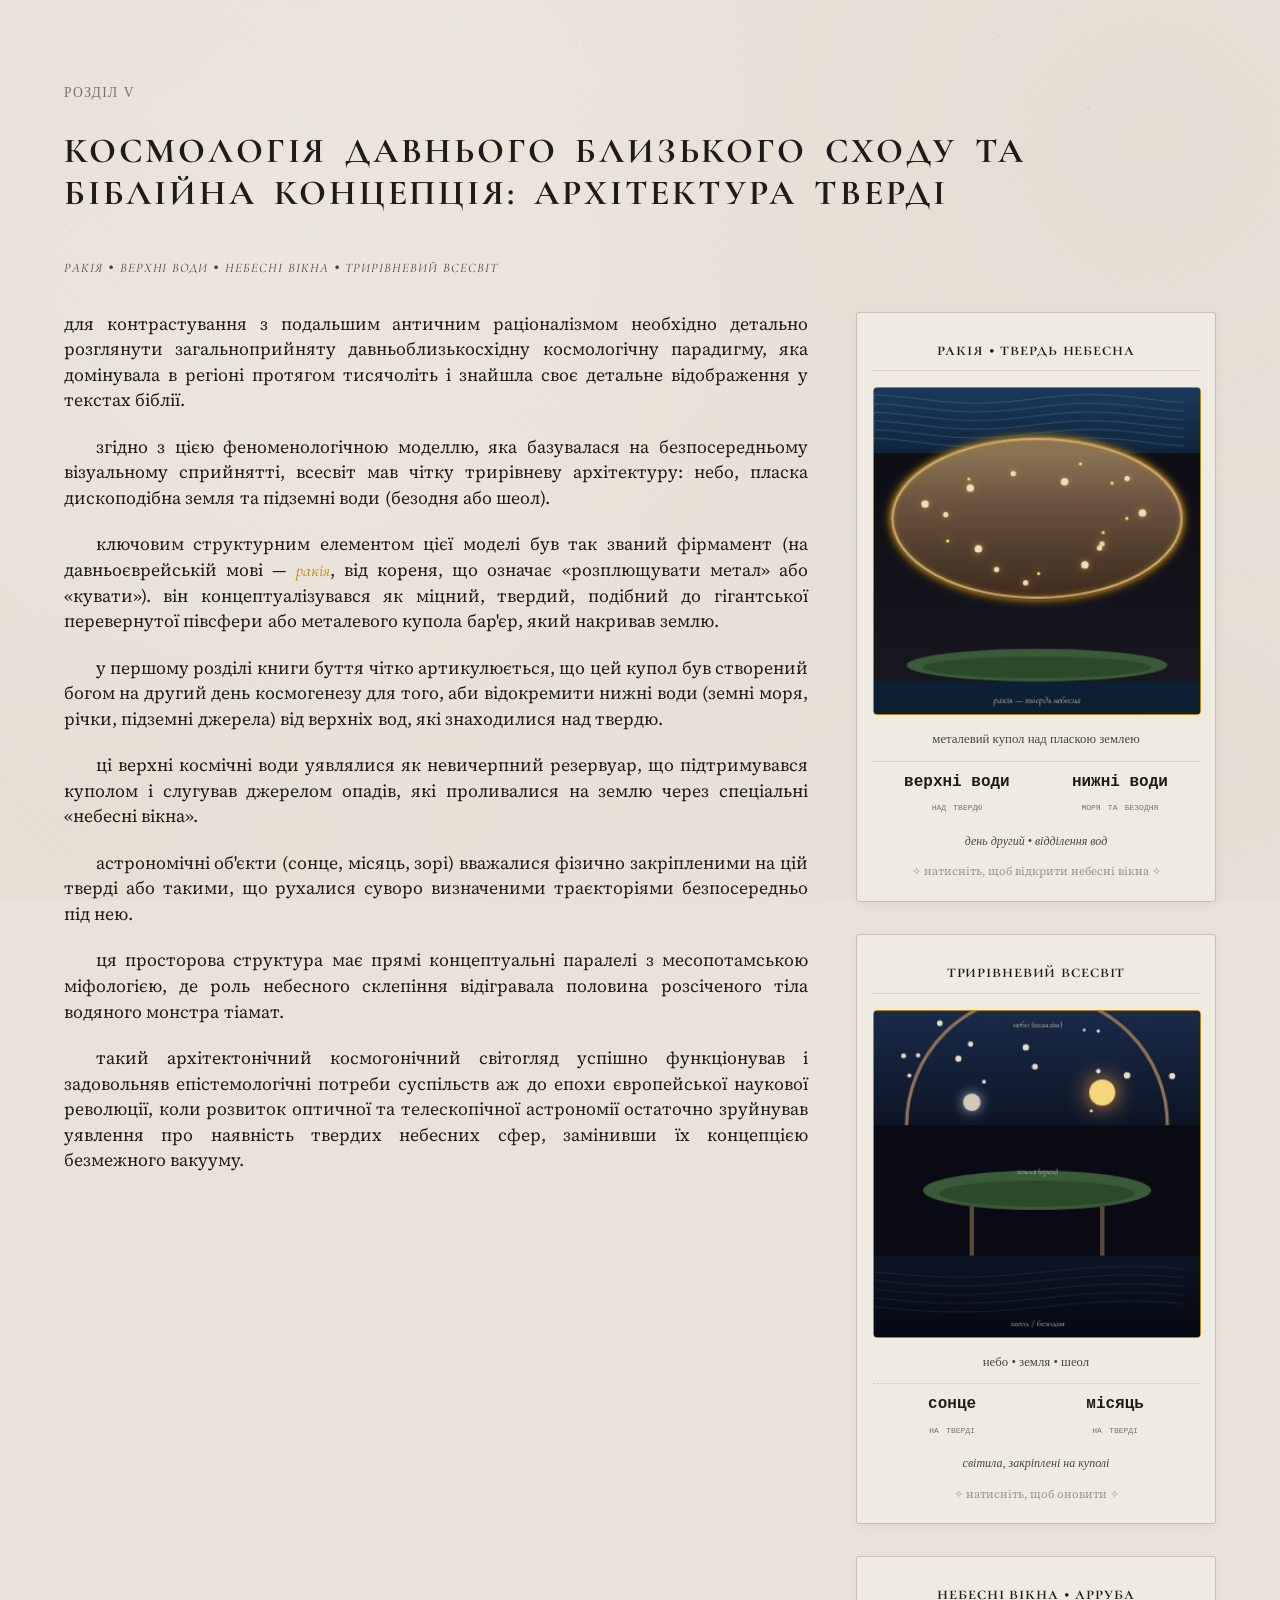
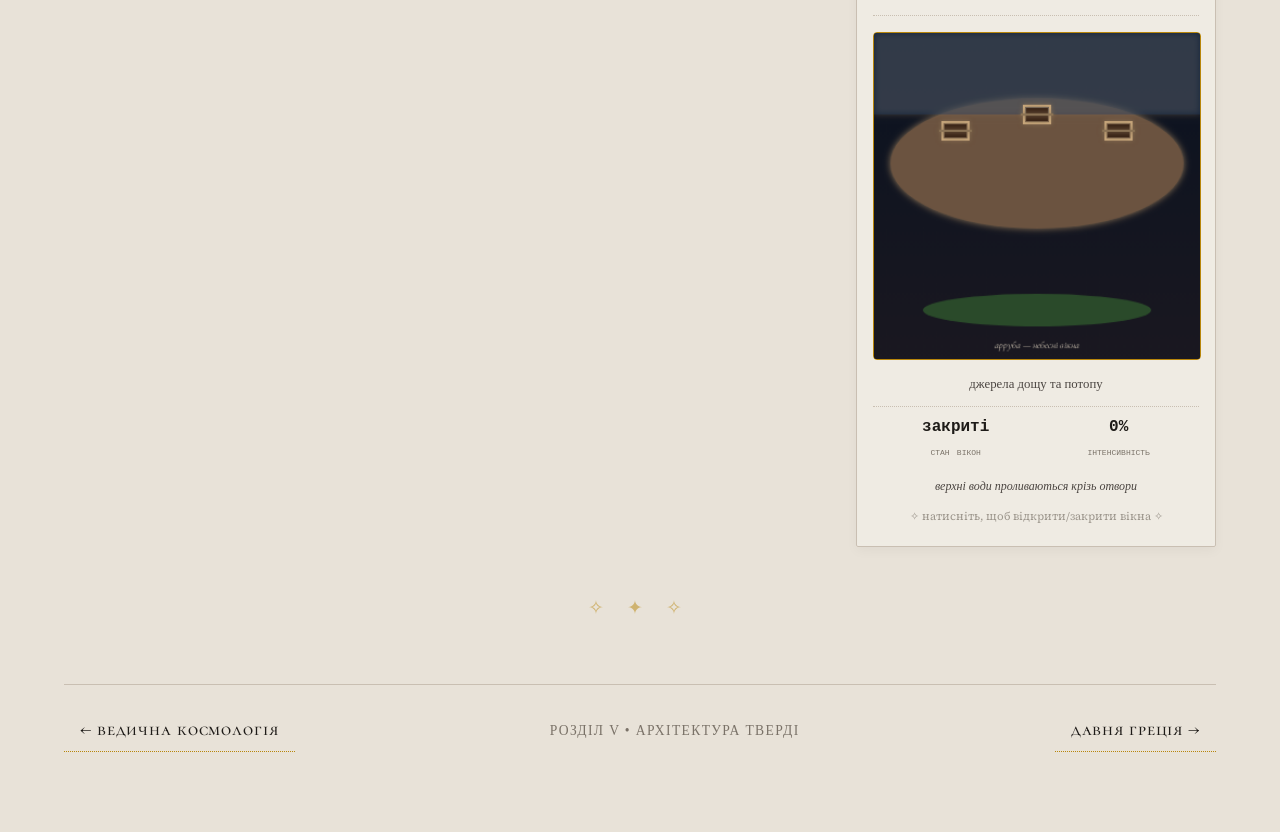
<file: bible.html>
<!DOCTYPE html>
<html lang="uk">
<head>
  <meta charset="UTF-8">
  <meta name="viewport" content="width=device-width, initial-scale=1.0">
  <title>космогонія • біблійна концепція</title>
  <link rel="stylesheet" href="style.css">
  <style>
    .chapter-layout {
      display: grid;
      grid-template-columns: 1fr 360px;
      gap: 3rem;
      margin: 2rem 0;
    }
    
    .text-content {
      max-width: 100%;
    }
    
    .simulation-sidebar {
      display: flex;
      flex-direction: column;
      gap: 2rem;
    }
    
    .simulation-frame {
      background: rgba(243, 239, 232, 0.7);
      backdrop-filter: blur(2px);
      border: 1px solid var(--rule);
      padding: 1.5rem 1rem 1rem 1rem;
      border-radius: 2px;
      box-shadow: 0 4px 12px rgba(0, 0, 0, 0.04);
    }
    
    .simulation-title {
      font-family: 'Cormorant Garamond', serif;
      font-size: 1.1rem;
      font-weight: 600;
      text-align: center;
      margin-bottom: 1rem;
      color: var(--ink);
      text-transform: lowercase;
      font-variant: small-caps;
      letter-spacing: 0.05em;
      border-bottom: 1px dotted var(--rule);
      padding-bottom: 0.5rem;
    }
    
    .simulation-canvas {
      display: block;
      width: 100%;
      aspect-ratio: 1 / 1;
      background: radial-gradient(circle at 50% 30%, rgba(30, 27, 24, 0.8) 0%, rgba(8, 6, 4, 1) 100%);
      border-radius: 4px;
      cursor: pointer;
      transition: box-shadow 0.3s ease;
      border: 1px solid var(--accent-gold);
      margin-bottom: 0.75rem;
    }
    
    .simulation-canvas:hover {
      box-shadow: 0 0 24px rgba(184, 134, 11, 0.12);
    }
    
    .simulation-info {
      font-family: 'Old Standard TT', serif;
      font-size: 0.8rem;
      color: var(--ink-light);
      text-align: center;
      margin-bottom: 0.5rem;
    }
    
    .simulation-stats {
      display: flex;
      justify-content: space-around;
      font-family: 'Old Standard TT', monospace;
      font-size: 0.75rem;
      color: var(--accent-gold);
      margin-top: 0.5rem;
      padding-top: 0.5rem;
      border-top: 1px dotted var(--rule);
    }
    
    .stat-item {
      text-align: center;
    }
    
    .stat-value {
      font-size: 1rem;
      font-weight: 600;
      color: var(--ink);
    }
    
    .stat-label {
      text-transform: lowercase;
      font-variant: small-caps;
      color: var(--ink-faint);
    }
    
    .simulation-caption {
      margin-top: 0.5rem;
      font-family: 'Old Standard TT', serif;
      font-size: 0.75rem;
      color: var(--ink-light);
      text-align: center;
      font-style: italic;
    }
    
    .control-hint {
      font-size: 0.7rem;
      color: var(--ink-faint);
      text-align: center;
      margin-top: 0.3rem;
      opacity: 0.7;
    }
    
    .chapter-title {
      margin-bottom: 2rem;
    }
    
    .chapter-title h1 {
      text-align: left;
      border-bottom: none;
      margin-top: 0;
      padding-bottom: 0;
      font-size: 2.2rem;
    }
    
    .chapter-title h1::after {
      display: none;
    }
    
    .subtitle {
      font-family: 'Cormorant Garamond', serif;
      font-size: 1.2rem;
      font-style: italic;
      color: var(--ink-light);
      margin-top: -0.5rem;
      margin-bottom: 2rem;
      text-transform: lowercase;
      font-variant: small-caps;
      letter-spacing: 0.05em;
    }
    
    .chapter-nav {
      display: flex;
      justify-content: space-between;
      align-items: center;
      margin-top: 4rem;
      padding-top: 1.5rem;
      border-top: 1px solid var(--rule);
    }
    
    .nav-button {
      font-family: 'Cormorant Garamond', serif;
      font-size: 1.1rem;
      font-weight: 500;
      text-transform: lowercase;
      font-variant: small-caps;
      letter-spacing: 0.05em;
      color: var(--ink);
      text-decoration: none;
      border-bottom: 1px dotted var(--accent-gold);
      transition: all 0.2s ease;
      padding: 0.5rem 1rem;
    }
    
    .nav-button:hover {
      color: var(--accent);
      border-bottom: 1px solid var(--accent);
      background: rgba(184, 134, 11, 0.04);
    }
    
    .chapter-indicator {
      font-family: 'Old Standard TT', serif;
      font-size: 0.85rem;
      color: var(--ink-faint);
      text-transform: uppercase;
      letter-spacing: 0.1em;
    }
    
    .nav-buttons {
      display: flex;
      gap: 1rem;
    }
    
    .pull-quote {
      margin: 2rem 0;
      padding: 1rem 2rem;
      background: rgba(232, 226, 216, 0.2);
      border-left: 3px solid var(--accent);
      font-style: italic;
    }
    
    .hebrew {
      font-family: 'Cormorant Garamond', serif;
      font-style: italic;
      color: var(--accent-gold);
    }
    
    @media (max-width: 800px) {
      .chapter-layout {
        grid-template-columns: 1fr;
        gap: 2rem;
      }
      
      .simulation-sidebar {
        display: grid;
        grid-template-columns: repeat(auto-fit, minmax(250px, 1fr));
        gap: 1rem;
      }
      
      .chapter-title h1 {
        font-size: 1.8rem;
      }
    }
  </style>
</head>
<body>

<main>
  <div class="chapter-title">
    <p class="chapter-indicator">розділ v</p>
    <h1>космологія давнього близького сходу та біблійна концепція: архітектура тверді</h1>
    <div class="subtitle">ракія • верхні води • небесні вікна • трирівневий всесвіт</div>
  </div>

  <div class="chapter-layout">
    <div class="text-content">
      <p>для контрастування з подальшим античним раціоналізмом необхідно детально розглянути загальноприйняту давньоблизькосхідну космологічну парадигму, яка домінувала в регіоні протягом тисячоліть і знайшла своє детальне відображення у текстах біблії.</p>
      
      <p>згідно з цією феноменологічною моделлю, яка базувалася на безпосередньому візуальному сприйнятті, всесвіт мав чітку трирівневу архітектуру: небо, пласка дископодібна земля та підземні води (безодня або шеол).</p>
      
      <p>ключовим структурним елементом цієї моделі був так званий фірмамент (на давньоєврейській мові — <span class="hebrew">ракія</span>, від кореня, що означає «розплющувати метал» або «кувати»). він концептуалізувався як міцний, твердий, подібний до гігантської перевернутої півсфери або металевого купола бар'єр, який накривав землю.</p>
      
      <p>у першому розділі книги буття чітко артикулюється, що цей купол був створений богом на другий день космогенезу для того, аби відокремити нижні води (земні моря, річки, підземні джерела) від верхніх вод, які знаходилися над твердю.</p>
      
      <p>ці верхні космічні води уявлялися як невичерпний резервуар, що підтримувався куполом і слугував джерелом опадів, які проливалися на землю через спеціальні «небесні вікна».</p>
      
      <p>астрономічні об'єкти (сонце, місяць, зорі) вважалися фізично закріпленими на цій тверді або такими, що рухалися суворо визначеними траєкторіями безпосередньо під нею.</p>
      
      <p>ця просторова структура має прямі концептуальні паралелі з месопотамською міфологією, де роль небесного склепіння відігравала половина розсіченого тіла водяного монстра тіамат.</p>
      
      <p>такий архітектонічний космогонічний світогляд успішно функціонував і задовольняв епістемологічні потреби суспільств аж до епохи європейської наукової революції, коли розвиток оптичної та телескопічної астрономії остаточно зруйнував уявлення про наявність твердих небесних сфер, замінивши їх концепцією безмежного вакууму.</p>
    </div>
    
    <aside class="simulation-sidebar">
      <div class="simulation-frame">
        <div class="simulation-title">ракія • твердь небесна</div>
        <canvas id="canvas-raqia" class="simulation-canvas" width="300" height="300"></canvas>
        <div class="simulation-info">
          металевий купол над пласкою землею
        </div>
        <div class="simulation-stats">
          <div class="stat-item">
            <div class="stat-value">верхні води</div>
            <div class="stat-label">над твердю</div>
          </div>
          <div class="stat-item">
            <div class="stat-value">нижні води</div>
            <div class="stat-label">моря та безодня</div>
          </div>
        </div>
        <div class="simulation-caption">день другий • відділення вод</div>
        <div class="control-hint">✧ натисніть, щоб відкрити небесні вікна ✧</div>
      </div>
      
      <div class="simulation-frame">
        <div class="simulation-title">трирівневий всесвіт</div>
        <canvas id="canvas-three-levels" class="simulation-canvas" width="300" height="300"></canvas>
        <div class="simulation-info">
          небо • земля • шеол
        </div>
        <div class="simulation-stats">
          <div class="stat-item">
            <div class="stat-value" id="level-sun">сонце</div>
            <div class="stat-label">на тверді</div>
          </div>
          <div class="stat-item">
            <div class="stat-value" id="level-moon">місяць</div>
            <div class="stat-label">на тверді</div>
          </div>
        </div>
        <div class="simulation-caption">світила, закріплені на куполі</div>
        <div class="control-hint">✧ натисніть, щоб оновити ✧</div>
      </div>
      
      <div class="simulation-frame">
        <div class="simulation-title">небесні вікна • арруба</div>
        <canvas id="canvas-windows" class="simulation-canvas" width="300" height="300"></canvas>
        <div class="simulation-info">
          джерела дощу та потопу
        </div>
        <div class="simulation-stats">
          <div class="stat-item">
            <div class="stat-value" id="window-state">закриті</div>
            <div class="stat-label">стан вікон</div>
          </div>
          <div class="stat-item">
            <div class="stat-value" id="rain-intensity">0%</div>
            <div class="stat-label">інтенсивність</div>
          </div>
        </div>
        <div class="simulation-caption">верхні води проливаються крізь отвори</div>
        <div class="control-hint">✧ натисніть, щоб відкрити/закрити вікна ✧</div>
      </div>
    </aside>
  </div>
  
  <div class="section-ornament">✧ ✦ ✧</div>

  <nav class="chapter-nav">
    <div class="nav-buttons">
      <a href="vedic.html" class="nav-button">← ведична космологія</a>
    </div>
    <span class="chapter-indicator">розділ v • архітектура тверді</span>
    <div class="nav-buttons">
      <a href="greece.html" class="nav-button">давня греція →</a>
    </div>
  </nav>
</main>

<script>
  (function() {
    'use strict';
    
    let windowsOpen = false;
    
    // === 1. РАКІЯ — ТВЕРДЬ НЕБЕСНА ===
    function drawRaqia(canvasId) {
      const canvas = document.getElementById(canvasId);
      if (!canvas) return;
      
      const ctx = canvas.getContext('2d');
      const w = canvas.width;
      const h = canvas.height;
      
      ctx.clearRect(0, 0, w, h);
      
      // тло — темрява до створення
      const bgGrad = ctx.createLinearGradient(0, 0, 0, h);
      bgGrad.addColorStop(0, '#0a0a14');
      bgGrad.addColorStop(1, '#1a1820');
      ctx.fillStyle = bgGrad;
      ctx.fillRect(0, 0, w, h);
      
      // верхні води (над твердю)
      const upperWaterGrad = ctx.createLinearGradient(0, 0, 0, h * 0.25);
      upperWaterGrad.addColorStop(0, '#1a3a5c');
      upperWaterGrad.addColorStop(1, '#0d1f33');
      ctx.fillStyle = upperWaterGrad;
      ctx.fillRect(0, 0, w, h * 0.2);
      
      // хвилі верхніх вод
      ctx.strokeStyle = 'rgba(100, 160, 200, 0.3)';
      ctx.lineWidth = 1;
      for (let i = 0; i < 6; i++) {
        const y = 10 + i * 8;
        ctx.beginPath();
        ctx.moveTo(0, y);
        for (let x = 0; x < w; x += 15) {
          ctx.lineTo(x, y + Math.sin(x * 0.03 + Date.now() * 0.001) * 4);
        }
        ctx.stroke();
      }
      
      // твердь (ракія) — металевий купол
      const domeY = h * 0.2;
      const domeHeight = h * 0.5;
      const domeWidth = w * 0.9;
      
      const domeGrad = ctx.createLinearGradient(0, domeY, 0, domeY + domeHeight);
      domeGrad.addColorStop(0, '#8b7355');
      domeGrad.addColorStop(0.3, '#6b5340');
      domeGrad.addColorStop(0.7, '#4a3728');
      domeGrad.addColorStop(1, '#3a2518');
      
      ctx.fillStyle = domeGrad;
      ctx.shadowColor = '#b8860b';
      ctx.shadowBlur = 8;
      ctx.beginPath();
      ctx.ellipse(w / 2, domeY + domeHeight * 0.4, domeWidth / 2, domeHeight * 0.5, 0, 0, Math.PI * 2);
      ctx.fill();
      
      // металевий блиск на куполі
      ctx.shadowBlur = 4;
      ctx.strokeStyle = '#c9a87c';
      ctx.lineWidth = 2;
      ctx.beginPath();
      ctx.ellipse(w / 2, domeY + domeHeight * 0.4, domeWidth / 2 - 2, domeHeight * 0.5 - 2, 0, 0, Math.PI * 2);
      ctx.stroke();
      
      // зорі, закріплені на тверді
      ctx.shadowBlur = 6;
      for (let i = 0; i < 20; i++) {
        const angle = (i * 1.7) % (Math.PI * 2);
        const radiusX = domeWidth / 2.5;
        const radiusY = domeHeight * 0.4;
        const x = w / 2 + Math.cos(angle) * radiusX * (0.6 + Math.random() * 0.4);
        const y = domeY + domeHeight * 0.4 + Math.sin(angle) * radiusY * (0.5 + Math.random() * 0.5);
        
        ctx.fillStyle = i % 3 === 0 ? '#f5d67a' : '#e8dcc8';
        ctx.beginPath();
        ctx.arc(x, y, 1.5 + (i % 3), 0, Math.PI * 2);
        ctx.fill();
      }
      
      ctx.shadowBlur = 0;
      
      // пласка земля
      ctx.fillStyle = '#3a5a3a';
      ctx.beginPath();
      ctx.ellipse(w / 2, h * 0.85, w * 0.4, 15, 0, 0, Math.PI * 2);
      ctx.fill();
      
      ctx.fillStyle = '#2a4a2a';
      ctx.beginPath();
      ctx.ellipse(w / 2, h * 0.85 + 2, w * 0.35, 10, 0, 0, Math.PI * 2);
      ctx.fill();
      
      // нижні води (безодня)
      ctx.fillStyle = '#0d1f33';
      ctx.fillRect(0, h * 0.9, w, h * 0.1);
      
      // підпис
      ctx.font = 'italic 9px "Cormorant Garamond", serif';
      ctx.fillStyle = '#d4c9b8';
      ctx.textAlign = 'center';
      ctx.fillText('ракія — твердь небесна', w / 2, h - 10);
    }
    
    // === 2. ТРИРІВНЕВИЙ ВСЕСВІТ ===
    function drawThreeLevels(canvasId) {
      const canvas = document.getElementById(canvasId);
      if (!canvas) return;
      
      const ctx = canvas.getContext('2d');
      const w = canvas.width;
      const h = canvas.height;
      
      ctx.clearRect(0, 0, w, h);
      
      // тло
      ctx.fillStyle = '#0a0a14';
      ctx.fillRect(0, 0, w, h);
      
      // рівень 1: небо (верх)
      const skyGrad = ctx.createLinearGradient(0, 0, 0, h * 0.35);
      skyGrad.addColorStop(0, '#1a2a4a');
      skyGrad.addColorStop(1, '#0d1525');
      ctx.fillStyle = skyGrad;
      ctx.fillRect(0, 0, w, h * 0.35);
      
      // твердь як дуга
      ctx.strokeStyle = '#8b7355';
      ctx.lineWidth = 3;
      ctx.beginPath();
      ctx.arc(w / 2, h * 0.35, w * 0.4, 0, Math.PI, true);
      ctx.stroke();
      
      // сонце на тверді
      const sunX = w * 0.7;
      const sunY = h * 0.25;
      ctx.fillStyle = '#f5d67a';
      ctx.shadowColor = '#f5a040';
      ctx.shadowBlur = 20;
      ctx.beginPath();
      ctx.arc(sunX, sunY, 12, 0, Math.PI * 2);
      ctx.fill();
      
      // місяць на тверді
      const moonX = w * 0.3;
      const moonY = h * 0.28;
      ctx.fillStyle = '#d4c9b8';
      ctx.shadowColor = '#a0b0c0';
      ctx.shadowBlur = 12;
      ctx.beginPath();
      ctx.arc(moonX, moonY, 8, 0, Math.PI * 2);
      ctx.fill();
      
      ctx.shadowBlur = 0;
      
      // зорі
      for (let i = 0; i < 15; i++) {
        const x = 20 + Math.random() * (w - 40);
        const y = 10 + Math.random() * (h * 0.3);
        ctx.fillStyle = '#e8dcc8';
        ctx.beginPath();
        ctx.arc(x, y, 1 + Math.random() * 2, 0, Math.PI * 2);
        ctx.fill();
      }
      
      // рівень 2: земля (середина)
      ctx.fillStyle = '#3a5a3a';
      ctx.beginPath();
      ctx.ellipse(w / 2, h * 0.55, w * 0.35, 18, 0, 0, Math.PI * 2);
      ctx.fill();
      
      ctx.fillStyle = '#2a4a2a';
      ctx.beginPath();
      ctx.ellipse(w / 2, h * 0.55 + 3, w * 0.3, 12, 0, 0, Math.PI * 2);
      ctx.fill();
      
      // стовпи землі
      ctx.strokeStyle = '#5a4a3a';
      ctx.lineWidth = 4;
      ctx.beginPath();
      ctx.moveTo(w * 0.3, h * 0.6);
      ctx.lineTo(w * 0.3, h * 0.8);
      ctx.stroke();
      ctx.beginPath();
      ctx.moveTo(w * 0.7, h * 0.6);
      ctx.lineTo(w * 0.7, h * 0.8);
      ctx.stroke();
      
      // рівень 3: шеол / безодня (низ)
      const sheolGrad = ctx.createLinearGradient(0, h * 0.75, 0, h);
      sheolGrad.addColorStop(0, '#0d1525');
      sheolGrad.addColorStop(1, '#050810');
      ctx.fillStyle = sheolGrad;
      ctx.fillRect(0, h * 0.75, w, h * 0.25);
      
      // підземні води
      ctx.strokeStyle = 'rgba(50, 80, 120, 0.3)';
      ctx.lineWidth = 1;
      for (let i = 0; i < 5; i++) {
        const y = h * 0.8 + i * 8;
        ctx.beginPath();
        ctx.moveTo(0, y);
        for (let x = 0; x < w; x += 15) {
          ctx.lineTo(x, y + Math.sin(x * 0.02) * 5);
        }
        ctx.stroke();
      }
      
      // підписи
      ctx.font = '8px "Cormorant Garamond", serif';
      ctx.fillStyle = '#d4c9b8';
      ctx.textAlign = 'center';
      ctx.fillText('небо (шамаїм)', w / 2, 15);
      ctx.fillText('земля (ерец)', w / 2, h * 0.5);
      ctx.fillText('шеол / безодня', w / 2, h - 10);
      
      document.getElementById('level-sun').textContent = 'сонце';
      document.getElementById('level-moon').textContent = 'місяць';
    }
    
    // === 3. НЕБЕСНІ ВІКНА ===
    function drawWindows(canvasId) {
      const canvas = document.getElementById(canvasId);
      if (!canvas) return;
      
      const ctx = canvas.getContext('2d');
      const w = canvas.width;
      const h = canvas.height;
      
      ctx.clearRect(0, 0, w, h);
      
      // тло — небо з твердю
      const bgGrad = ctx.createLinearGradient(0, 0, 0, h);
      bgGrad.addColorStop(0, '#0a1220');
      bgGrad.addColorStop(1, '#1a1820');
      ctx.fillStyle = bgGrad;
      ctx.fillRect(0, 0, w, h);
      
      // твердь
      ctx.fillStyle = '#6b5340';
      ctx.shadowColor = '#8b7355';
      ctx.shadowBlur = 6;
      ctx.beginPath();
      ctx.ellipse(w / 2, h * 0.4, w * 0.45, 60, 0, 0, Math.PI * 2);
      ctx.fill();
      
      // верхні води над твердю
      ctx.fillStyle = 'rgba(30, 60, 100, 0.4)';
      ctx.fillRect(0, 0, w, h * 0.25);
      
      // небесні вікна (арруба)
      const windowPositions = [
        { x: w * 0.25, y: h * 0.3 },
        { x: w * 0.5, y: h * 0.25 },
        { x: w * 0.75, y: h * 0.3 }
      ];
      
      windowPositions.forEach((pos, i) => {
        // рама вікна
        ctx.strokeStyle = '#c9a87c';
        ctx.lineWidth = 2;
        ctx.shadowBlur = 4;
        ctx.strokeRect(pos.x - 12, pos.y - 8, 24, 16);
        
        if (windowsOpen) {
          // відкрите вікно — вода ллється
          ctx.fillStyle = 'rgba(100, 160, 220, 0.6)';
          ctx.fillRect(pos.x - 10, pos.y - 6, 20, 12);
          
          // потоки води
          const rainIntensity = 0.5 + Math.random() * 0.5;
          for (let j = 0; j < 8 * rainIntensity; j++) {
            const dropX = pos.x - 8 + Math.random() * 16;
            const dropY = pos.y + 10 + j * 8 + Math.random() * 6;
            
            ctx.fillStyle = 'rgba(150, 200, 255, 0.4)';
            ctx.beginPath();
            ctx.arc(dropX, dropY, 1.5, 0, Math.PI * 2);
            ctx.fill();
          }
          
          document.getElementById('window-state').textContent = 'відкриті';
          document.getElementById('rain-intensity').textContent = Math.floor(50 + Math.random() * 50) + '%';
        } else {
          // закрите вікно
          ctx.fillStyle = '#3a2518';
          ctx.fillRect(pos.x - 10, pos.y - 6, 20, 12);
          
          // засув
          ctx.strokeStyle = '#8b7355';
          ctx.lineWidth = 2;
          ctx.beginPath();
          ctx.moveTo(pos.x - 15, pos.y);
          ctx.lineTo(pos.x + 15, pos.y);
          ctx.stroke();
          
          document.getElementById('window-state').textContent = 'закриті';
          document.getElementById('rain-intensity').textContent = '0%';
        }
      });
      
      ctx.shadowBlur = 0;
      
      // земля внизу
      ctx.fillStyle = '#2a4a2a';
      ctx.beginPath();
      ctx.ellipse(w / 2, h * 0.85, w * 0.35, 15, 0, 0, Math.PI * 2);
      ctx.fill();
      
      // якщо вікна відкриті — вода на землі
      if (windowsOpen) {
        ctx.fillStyle = 'rgba(80, 140, 200, 0.3)';
        ctx.beginPath();
        ctx.ellipse(w / 2, h * 0.82, w * 0.3, 8, 0, 0, Math.PI * 2);
        ctx.fill();
      }
      
      // підпис
      ctx.font = 'italic 9px "Cormorant Garamond", serif';
      ctx.fillStyle = '#d4c9b8';
      ctx.textAlign = 'center';
      ctx.fillText('арруба — небесні вікна', w / 2, h - 10);
    }
    
    function redrawAll() {
      drawRaqia('canvas-raqia');
      drawThreeLevels('canvas-three-levels');
      drawWindows('canvas-windows');
    }
    
    // === ІНІЦІАЛІЗАЦІЯ ===
    redrawAll();
    
    document.getElementById('canvas-raqia').addEventListener('click', function() {
      drawRaqia('canvas-raqia');
    });
    
    document.getElementById('canvas-three-levels').addEventListener('click', function() {
      drawThreeLevels('canvas-three-levels');
    });
    
    document.getElementById('canvas-windows').addEventListener('click', function() {
      windowsOpen = !windowsOpen;
      drawWindows('canvas-windows');
    });
    
    window.addEventListener('resize', function() {
      redrawAll();
    });
  })();
</script>

</body>
</html>
</file>
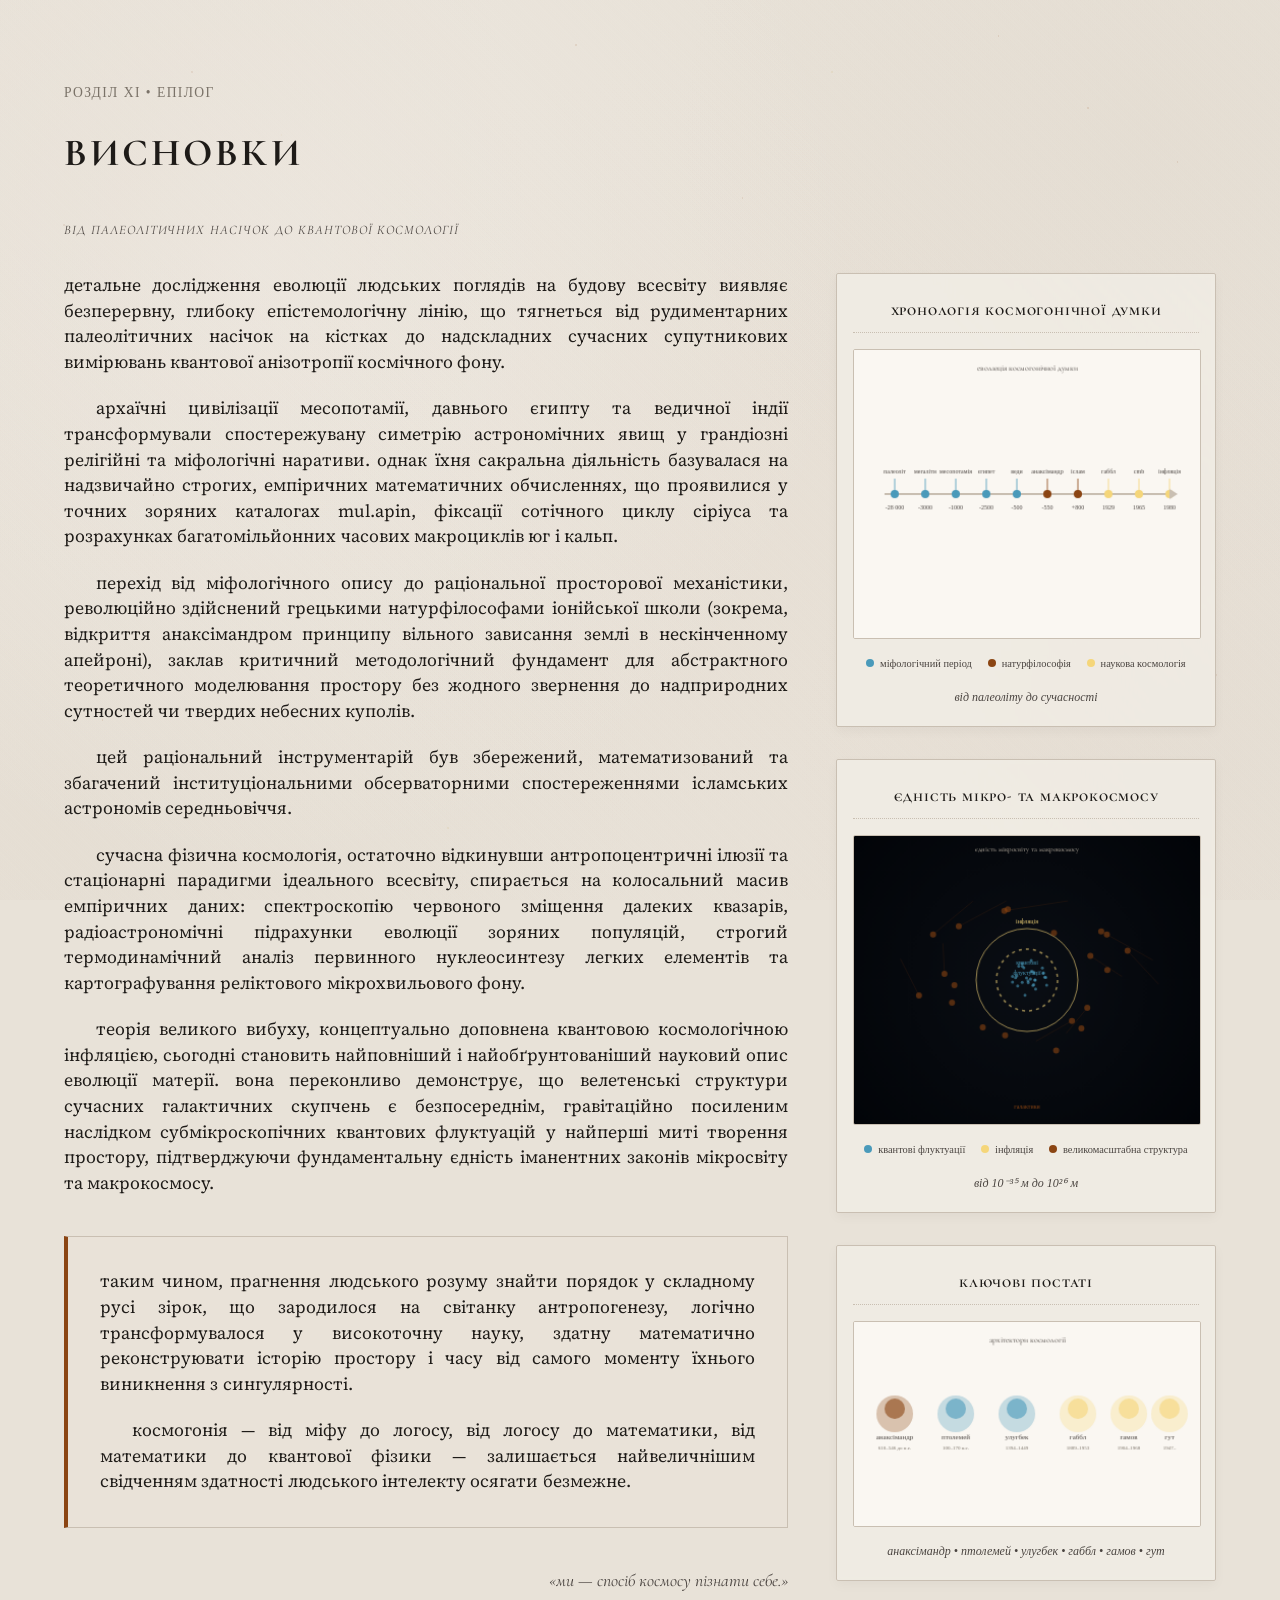
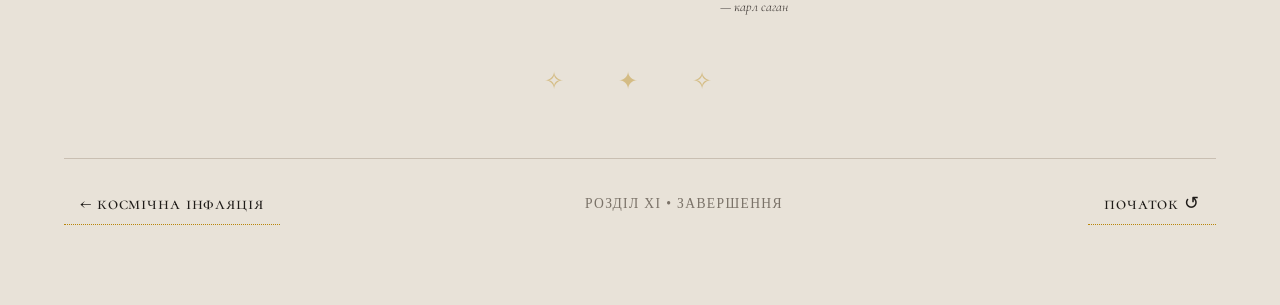
<file: conclusions.html>
<!DOCTYPE html>
<html lang="uk">
<head>
  <meta charset="UTF-8">
  <meta name="viewport" content="width=device-width, initial-scale=1.0">
  <title>космогонія • висновки</title>
  <link rel="stylesheet" href="style.css">
  <style>
    .chapter-layout {
      display: grid;
      grid-template-columns: 1fr 380px;
      gap: 3rem;
      margin: 2rem 0;
    }
    
    .text-content {
      max-width: 100%;
    }
    
    .timeline-sidebar {
      display: flex;
      flex-direction: column;
      gap: 2rem;
    }
    
    .timeline-frame {
      background: rgba(243, 239, 232, 0.7);
      backdrop-filter: blur(2px);
      border: 1px solid var(--rule);
      padding: 1.5rem 1rem 1rem 1rem;
      border-radius: 2px;
      box-shadow: 0 4px 12px rgba(0, 0, 0, 0.04);
    }
    
    .timeline-title {
      font-family: 'Cormorant Garamond', serif;
      font-size: 1rem;
      font-weight: 600;
      text-align: center;
      margin-bottom: 1rem;
      color: var(--ink);
      text-transform: lowercase;
      font-variant: small-caps;
      letter-spacing: 0.05em;
      border-bottom: 1px dotted var(--rule);
      padding-bottom: 0.5rem;
    }
    
    .timeline-canvas {
      display: block;
      width: 100%;
      aspect-ratio: 1.2 / 1;
      background: #faf7f2;
      border-radius: 2px;
      border: 1px solid var(--rule);
      margin-bottom: 0.75rem;
    }
    
    .timeline-legend {
      display: flex;
      flex-wrap: wrap;
      justify-content: center;
      gap: 0.5rem 1rem;
      margin-top: 0.5rem;
      font-family: 'Old Standard TT', serif;
      font-size: 0.65rem;
      color: var(--ink-light);
    }
    
    .legend-dot {
      display: inline-block;
      width: 8px;
      height: 8px;
      border-radius: 50%;
      margin-right: 0.2rem;
    }
    
    .timeline-caption {
      margin-top: 0.5rem;
      font-family: 'Old Standard TT', serif;
      font-size: 0.75rem;
      color: var(--ink-light);
      text-align: center;
      font-style: italic;
    }
    
    .chapter-title {
      margin-bottom: 2rem;
    }
    
    .chapter-title h1 {
      text-align: left;
      border-bottom: none;
      margin-top: 0;
      padding-bottom: 0;
      font-size: 2.4rem;
    }
    
    .chapter-title h1::after {
      display: none;
    }
    
    .subtitle {
      font-family: 'Cormorant Garamond', serif;
      font-size: 1.2rem;
      font-style: italic;
      color: var(--ink-light);
      margin-top: -0.5rem;
      margin-bottom: 2rem;
      text-transform: lowercase;
      font-variant: small-caps;
      letter-spacing: 0.05em;
    }
    
    .chapter-nav {
      display: flex;
      justify-content: space-between;
      align-items: center;
      margin-top: 4rem;
      padding-top: 1.5rem;
      border-top: 1px solid var(--rule);
    }
    
    .nav-button {
      font-family: 'Cormorant Garamond', serif;
      font-size: 1.1rem;
      font-weight: 500;
      text-transform: lowercase;
      font-variant: small-caps;
      letter-spacing: 0.05em;
      color: var(--ink);
      text-decoration: none;
      border-bottom: 1px dotted var(--accent-gold);
      transition: all 0.2s ease;
      padding: 0.5rem 1rem;
    }
    
    .nav-button:hover {
      color: var(--accent);
      border-bottom: 1px solid var(--accent);
      background: rgba(184, 134, 11, 0.04);
    }
    
    .chapter-indicator {
      font-family: 'Old Standard TT', serif;
      font-size: 0.85rem;
      color: var(--ink-faint);
      text-transform: uppercase;
      letter-spacing: 0.1em;
    }
    
    .nav-buttons {
      display: flex;
      gap: 1rem;
    }
    
    .conclusion-box {
      margin: 2.5rem 0;
      padding: 2rem;
      background: rgba(232, 226, 216, 0.15);
      border: 1px solid var(--rule);
      border-left: 4px solid var(--accent);
    }
    
    .conclusion-box p:last-child {
      margin-bottom: 0;
    }
    
    .final-ornament {
      text-align: center;
      margin: 3rem 0 1rem;
      font-size: 1.5rem;
      letter-spacing: 1em;
      color: var(--accent-gold);
      opacity: 0.4;
    }
    
    .epigraph {
      font-family: 'Cormorant Garamond', serif;
      font-size: 1.1rem;
      font-style: italic;
      text-align: right;
      margin-top: 2rem;
      color: var(--ink-light);
    }
    
    @media (max-width: 800px) {
      .chapter-layout {
        grid-template-columns: 1fr;
        gap: 2rem;
      }
      
      .chapter-title h1 {
        font-size: 1.8rem;
      }
    }
  </style>
</head>
<body>

<main>
  <div class="chapter-title">
    <p class="chapter-indicator">розділ xi • епілог</p>
    <h1>висновки</h1>
    <div class="subtitle">від палеолітичних насічок до квантової космології</div>
  </div>

  <div class="chapter-layout">
    <div class="text-content">
      <p>детальне дослідження еволюції людських поглядів на будову всесвіту виявляє безперервну, глибоку епістемологічну лінію, що тягнеться від рудиментарних палеолітичних насічок на кістках до надскладних сучасних супутникових вимірювань квантової анізотропії космічного фону.</p>
      
      <p>архаїчні цивілізації месопотамії, давнього єгипту та ведичної індії трансформували спостережувану симетрію астрономічних явищ у грандіозні релігійні та міфологічні наративи. однак їхня сакральна діяльність базувалася на надзвичайно строгих, емпіричних математичних обчисленнях, що проявилися у точних зоряних каталогах mul.apin, фіксації сотічного циклу сіріуса та розрахунках багатомільйонних часових макроциклів юг і кальп.</p>
      
      <p>перехід від міфологічного опису до раціональної просторової механістики, революційно здійснений грецькими натурфілософами іонійської школи (зокрема, відкриття анаксімандром принципу вільного зависання землі в нескінченному апейроні), заклав критичний методологічний фундамент для абстрактного теоретичного моделювання простору без жодного звернення до надприродних сутностей чи твердих небесних куполів.</p>
      
      <p>цей раціональний інструментарій був збережений, математизований та збагачений інституціональними обсерваторними спостереженнями ісламських астрономів середньовіччя.</p>
      
      <p>сучасна фізична космологія, остаточно відкинувши антропоцентричні ілюзії та стаціонарні парадигми ідеального всесвіту, спирається на колосальний масив емпіричних даних: спектроскопію червоного зміщення далеких квазарів, радіоастрономічні підрахунки еволюції зоряних популяцій, строгий термодинамічний аналіз первинного нуклеосинтезу легких елементів та картографування реліктового мікрохвильового фону.</p>
      
      <p>теорія великого вибуху, концептуально доповнена квантовою космологічною інфляцією, сьогодні становить найповніший і найобґрунтованіший науковий опис еволюції матерії. вона переконливо демонструє, що велетенські структури сучасних галактичних скупчень є безпосереднім, гравітаційно посиленим наслідком субмікроскопічних квантових флуктуацій у найперші миті творення простору, підтверджуючи фундаментальну єдність іманентних законів мікросвіту та макрокосмосу.</p>
      
      <div class="conclusion-box">
        <p>таким чином, прагнення людського розуму знайти порядок у складному русі зірок, що зародилося на світанку антропогенезу, логічно трансформувалося у високоточну науку, здатну математично реконструювати історію простору і часу від самого моменту їхнього виникнення з сингулярності.</p>
        <p>космогонія — від міфу до логосу, від логосу до математики, від математики до квантової фізики — залишається найвеличнішим свідченням здатності людського інтелекту осягати безмежне.</p>
      </div>
      
      <div class="epigraph">
        «ми — спосіб космосу пізнати себе.»<br>
        <span style="font-size: 0.85rem;">— карл саган</span>
      </div>
    </div>
    
    <aside class="timeline-sidebar">
      <div class="timeline-frame">
        <div class="timeline-title">хронологія космогонічної думки</div>
        <canvas id="canvas-timeline" class="timeline-canvas" width="340" height="280"></canvas>
        <div class="timeline-legend">
          <span><span class="legend-dot" style="background: #4a9aba;"></span> міфологічний період</span>
          <span><span class="legend-dot" style="background: #8b4513;"></span> натурфілософія</span>
          <span><span class="legend-dot" style="background: #f5d67a;"></span> наукова космологія</span>
        </div>
        <div class="timeline-caption">від палеоліту до сучасності</div>
      </div>
      
      <div class="timeline-frame">
        <div class="timeline-title">єдність мікро- та макрокосмосу</div>
        <canvas id="canvas-unity" class="timeline-canvas" width="340" height="280"></canvas>
        <div class="timeline-legend">
          <span><span class="legend-dot" style="background: #4a9aba;"></span> квантові флуктуації</span>
          <span><span class="legend-dot" style="background: #f5d67a;"></span> інфляція</span>
          <span><span class="legend-dot" style="background: #8b4513;"></span> великомасштабна структура</span>
        </div>
        <div class="timeline-caption">від 10⁻³⁵ м до 10²⁶ м</div>
      </div>
      
      <div class="timeline-frame">
        <div class="timeline-title">ключові постаті</div>
        <canvas id="canvas-figures" class="timeline-canvas" width="340" height="200" style="aspect-ratio: 1.7/1;"></canvas>
        <div class="timeline-caption">анаксімандр • птолемей • улугбек • габбл • гамов • гут</div>
      </div>
    </aside>
  </div>
  
  <div class="final-ornament">✧ ✦ ✧</div>

  <nav class="chapter-nav">
    <div class="nav-buttons">
      <a href="inflation.html" class="nav-button">← космічна інфляція</a>
    </div>
    <span class="chapter-indicator">розділ xi • завершення</span>
    <div class="nav-buttons">
      <a href="index.html" class="nav-button">початок ↺</a>
    </div>
  </nav>
</main>

<script>
  (function() {
    'use strict';
    
    // === 1. ХРОНОЛОГІЯ КОСМОГОНІЧНОЇ ДУМКИ ===
    function drawTimeline(canvasId) {
      const canvas = document.getElementById(canvasId);
      if (!canvas) return;
      
      const ctx = canvas.getContext('2d');
      const w = canvas.width;
      const h = canvas.height;
      
      ctx.clearRect(0, 0, w, h);
      
      // тло
      ctx.fillStyle = '#faf7f2';
      ctx.fillRect(0, 0, w, h);
      
      // лінія часу
      const startX = 30;
      const endX = w - 30;
      const lineY = h / 2;
      
      ctx.strokeStyle = '#c9bfb2';
      ctx.lineWidth = 2;
      ctx.beginPath();
      ctx.moveTo(startX, lineY);
      ctx.lineTo(endX, lineY);
      ctx.stroke();
      
      // події
      const events = [
        { x: 40, label: 'палеоліт', color: '#4a9aba', year: '-28 000' },
        { x: 70, label: 'мегаліти', color: '#4a9aba', year: '-3000' },
        { x: 100, label: 'месопотамія', color: '#4a9aba', year: '-1000' },
        { x: 130, label: 'єгипет', color: '#4a9aba', year: '-2500' },
        { x: 160, label: 'веди', color: '#4a9aba', year: '-500' },
        { x: 190, label: 'анаксімандр', color: '#8b4513', year: '-550' },
        { x: 220, label: 'іслам', color: '#8b4513', year: '+800' },
        { x: 250, label: 'габбл', color: '#f5d67a', year: '1929' },
        { x: 280, label: 'cmb', color: '#f5d67a', year: '1965' },
        { x: 310, label: 'інфляція', color: '#f5d67a', year: '1980' }
      ];
      
      events.forEach(ev => {
        // точка
        ctx.fillStyle = ev.color;
        ctx.beginPath();
        ctx.arc(ev.x, lineY, 4, 0, Math.PI * 2);
        ctx.fill();
        
        // лінія до підпису
        ctx.strokeStyle = ev.color;
        ctx.lineWidth = 0.8;
        ctx.beginPath();
        ctx.moveTo(ev.x, lineY);
        ctx.lineTo(ev.x, lineY - 15);
        ctx.stroke();
        
        // підпис
        ctx.fillStyle = '#4a4440';
        ctx.font = '6px "Old Standard TT", serif';
        ctx.textAlign = 'center';
        ctx.fillText(ev.label, ev.x, lineY - 20);
        ctx.fillText(ev.year, ev.x, lineY + 15);
      });
      
      // стрілка в кінці
      ctx.fillStyle = '#c9bfb2';
      ctx.beginPath();
      ctx.moveTo(endX, lineY - 5);
      ctx.lineTo(endX + 8, lineY);
      ctx.lineTo(endX, lineY + 5);
      ctx.fill();
      
      // заголовок
      ctx.fillStyle = '#4a4440';
      ctx.font = '8px "Cormorant Garamond", serif';
      ctx.textAlign = 'center';
      ctx.fillText('еволюція космогонічної думки', w/2, 20);
    }
    
    // === 2. ЄДНІСТЬ МІКРО- ТА МАКРОКОСМОСУ ===
    function drawUnity(canvasId) {
      const canvas = document.getElementById(canvasId);
      if (!canvas) return;
      
      const ctx = canvas.getContext('2d');
      const w = canvas.width;
      const h = canvas.height;
      
      ctx.clearRect(0, 0, w, h);
      
      // тло
      const bgGrad = ctx.createRadialGradient(w/2, h/2, 0, w/2, h/2, w/1.5);
      bgGrad.addColorStop(0, '#0a0e14');
      bgGrad.addColorStop(1, '#020408');
      ctx.fillStyle = bgGrad;
      ctx.fillRect(0, 0, w, h);
      
      const centerX = w / 2;
      const centerY = h / 2;
      
      // квантові флуктуації в центрі
      for (let i = 0; i < 30; i++) {
        const angle = Math.random() * Math.PI * 2;
        const dist = Math.random() * 20;
        const x = centerX + Math.cos(angle) * dist;
        const y = centerY + Math.sin(angle) * dist;
        
        ctx.fillStyle = '#4a9aba';
        ctx.globalAlpha = 0.6;
        ctx.beginPath();
        ctx.arc(x, y, 1.5, 0, Math.PI * 2);
        ctx.fill();
      }
      
      // інфляція — розширення
      ctx.strokeStyle = '#f5d67a';
      ctx.lineWidth = 1.5;
      ctx.setLineDash([3, 4]);
      ctx.beginPath();
      ctx.arc(centerX, centerY, 30, 0, Math.PI * 2);
      ctx.stroke();
      
      ctx.setLineDash([]);
      ctx.strokeStyle = '#f5d67a';
      ctx.lineWidth = 1;
      ctx.beginPath();
      ctx.arc(centerX, centerY, 50, 0, Math.PI * 2);
      ctx.stroke();
      
      // великомасштабна структура — галактики на периферії
      for (let i = 0; i < 20; i++) {
        const angle = Math.random() * Math.PI * 2;
        const dist = 70 + Math.random() * 50;
        const x = centerX + Math.cos(angle) * dist;
        const y = centerY + Math.sin(angle) * dist * 0.6;
        
        ctx.fillStyle = '#8b4513';
        ctx.beginPath();
        ctx.arc(x, y, 3, 0, Math.PI * 2);
        ctx.fill();
        
        // з'єднання у філаменти
        if (i % 2 === 0) {
          const angle2 = angle + 0.5;
          const dist2 = dist + 20;
          const x2 = centerX + Math.cos(angle2) * dist2;
          const y2 = centerY + Math.sin(angle2) * dist2 * 0.6;
          
          ctx.strokeStyle = 'rgba(139, 69, 19, 0.3)';
          ctx.lineWidth = 0.8;
          ctx.beginPath();
          ctx.moveTo(x, y);
          ctx.lineTo(x2, y2);
          ctx.stroke();
        }
      }
      
      ctx.globalAlpha = 1.0;
      
      // підписи
      ctx.fillStyle = '#4a9aba';
      ctx.font = '6px "Old Standard TT", serif';
      ctx.textAlign = 'center';
      ctx.fillText('квантові', centerX, centerY - 15);
      ctx.fillText('флуктуації', centerX, centerY - 5);
      
      ctx.fillStyle = '#f5d67a';
      ctx.fillText('інфляція', centerX, centerY - 55);
      
      ctx.fillStyle = '#8b4513';
      ctx.fillText('галактики', centerX, h - 15);
      
      ctx.fillStyle = '#d4c9b8';
      ctx.font = '7px "Cormorant Garamond", serif';
      ctx.fillText('єдність мікросвіту та макрокосмосу', centerX, 15);
    }
    
    // === 3. КЛЮЧОВІ ПОСТАТІ ===
    function drawFigures(canvasId) {
      const canvas = document.getElementById(canvasId);
      if (!canvas) return;
      
      const ctx = canvas.getContext('2d');
      const w = canvas.width;
      const h = canvas.height;
      
      ctx.clearRect(0, 0, w, h);
      
      // тло
      ctx.fillStyle = '#faf7f2';
      ctx.fillRect(0, 0, w, h);
      
      const figures = [
        { name: 'анаксімандр', year: '610–546 до н.е.', x: 40, color: '#8b4513' },
        { name: 'птолемей', year: '100–170 н.е.', x: 100, color: '#4a9aba' },
        { name: 'улугбек', year: '1394–1449', x: 160, color: '#4a9aba' },
        { name: 'габбл', year: '1889–1953', x: 220, color: '#f5d67a' },
        { name: 'гамов', year: '1904–1968', x: 270, color: '#f5d67a' },
        { name: 'гут', year: '1947–', x: 310, color: '#f5d67a' }
      ];
      
      figures.forEach((fig, i) => {
        // портрет (стилізоване коло)
        ctx.fillStyle = fig.color;
        ctx.globalAlpha = 0.3;
        ctx.beginPath();
        ctx.arc(fig.x, h/2 - 10, 18, 0, Math.PI * 2);
        ctx.fill();
        
        ctx.globalAlpha = 0.6;
        ctx.beginPath();
        ctx.arc(fig.x, h/2 - 15, 10, 0, Math.PI * 2);
        ctx.fill();
        
        ctx.globalAlpha = 1.0;
        ctx.fillStyle = '#4a4440';
        ctx.font = '7px "Old Standard TT", serif';
        ctx.textAlign = 'center';
        ctx.fillText(fig.name, fig.x, h/2 + 15);
        
        ctx.font = '5px "Old Standard TT", serif';
        ctx.fillStyle = '#7a7268';
        ctx.fillText(fig.year, fig.x, h/2 + 25);
      });
      
      // заголовок
      ctx.fillStyle = '#4a4440';
      ctx.font = '8px "Cormorant Garamond", serif';
      ctx.fillText('архітектори космології', w/2, 20);
    }
    
    // === ІНІЦІАЛІЗАЦІЯ ===
    function redrawAll() {
      drawTimeline('canvas-timeline');
      drawUnity('canvas-unity');
      drawFigures('canvas-figures');
    }
    
    redrawAll();
    
    window.addEventListener('resize', function() {
      redrawAll();
    });
  })();
</script>

</body>
</html>
</file>
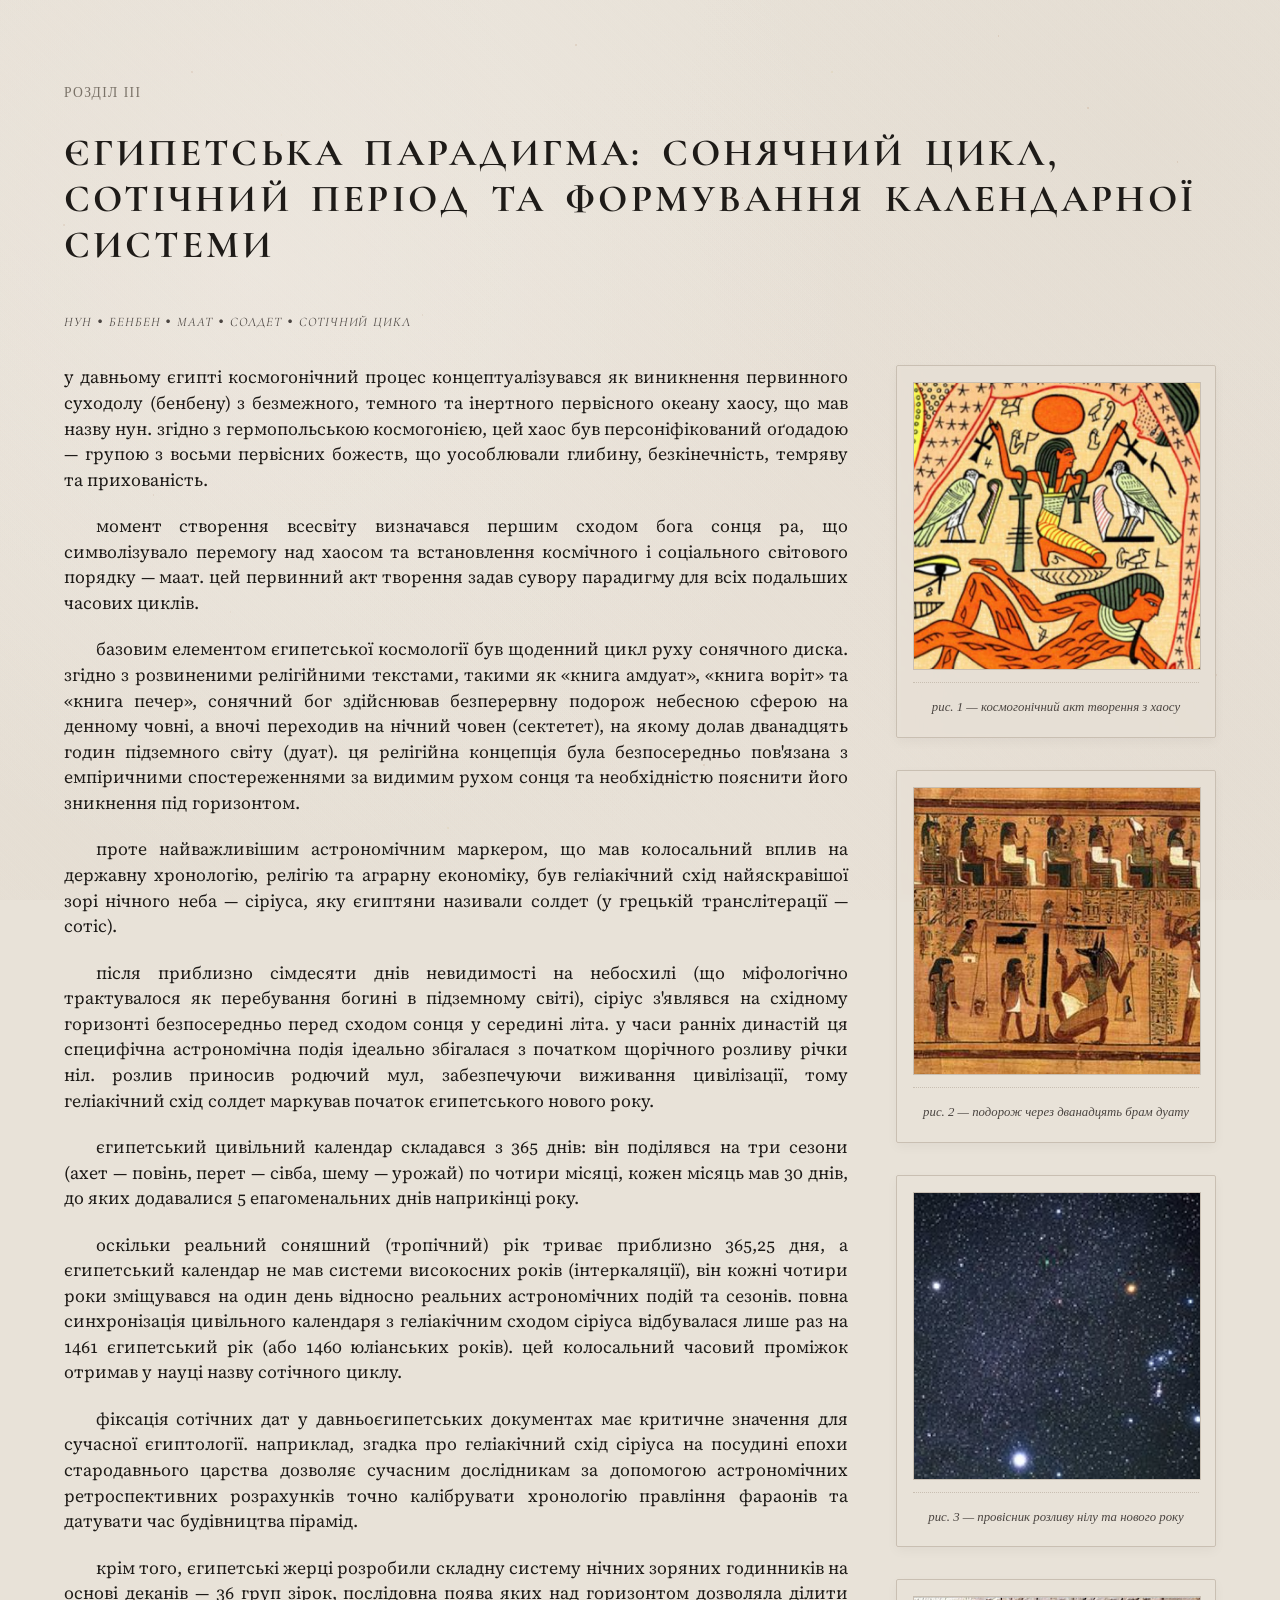
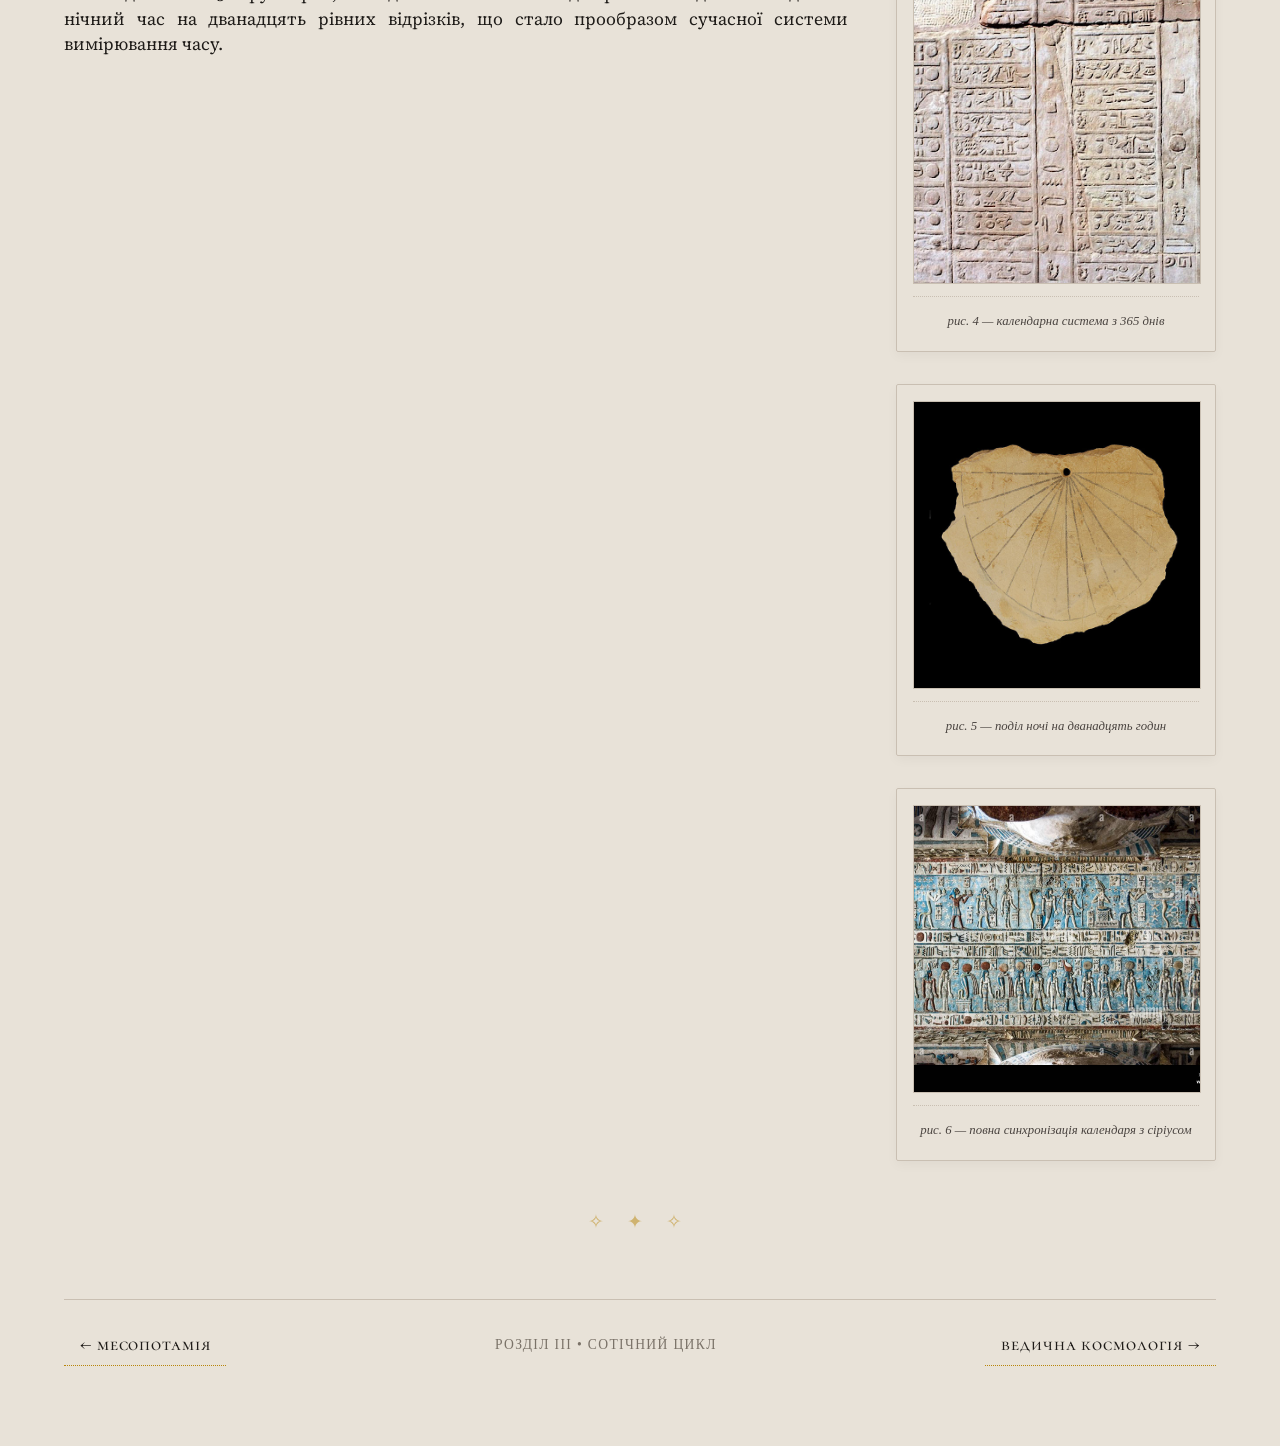
<file: egypt.html>
<!DOCTYPE html>
<html lang="uk">
<head>
  <meta charset="UTF-8">
  <meta name="viewport" content="width=device-width, initial-scale=1.0">
  <title>космогонія • єгипет</title>
  <link rel="stylesheet" href="style.css">
  <style>
    .chapter-layout {
      display: grid;
      grid-template-columns: 1fr 320px;
      gap: 3rem;
      margin: 2rem 0;
    }
    
    .text-content {
      max-width: 100%;
    }
    
    .gallery-sidebar {
      display: flex;
      flex-direction: column;
      gap: 2rem;
    }
    
    .gallery-frame {
      background: rgba(232, 226, 216, 0.3);
      backdrop-filter: blur(2px);
      border: 1px solid var(--rule);
      padding: 1rem;
      border-radius: 2px;
      box-shadow: 0 4px 12px rgba(0, 0, 0, 0.04);
    }
    
    .gallery-placeholder {
      width: 100%;
      aspect-ratio: 1 / 1;
      background: rgba(201, 191, 178, 0.15);
      border: 1px dashed var(--rule);
      display: flex;
      flex-direction: column;
      align-items: center;
      justify-content: center;
      color: var(--ink-faint);
      font-family: 'Cormorant Garamond', serif;
      font-style: italic;
      font-size: 0.9rem;
      text-align: center;
      padding: 1rem;
      transition: all 0.2s ease;
    }
    
    .gallery-placeholder::before {
      content: '☥';
      display: block;
      font-size: 2.5rem;
      margin-bottom: 0.5rem;
      color: var(--accent-gold);
      opacity: 0.6;
      font-style: normal;
    }
    
    .gallery-caption {
      margin-top: 0.75rem;
      font-family: 'Old Standard TT', serif;
      font-size: 0.8rem;
      color: var(--ink-light);
      text-align: center;
      font-style: italic;
      border-top: 1px dotted var(--rule);
      padding-top: 0.75rem;
    }
    
    .chapter-title {
      margin-bottom: 2rem;
    }
    
    .chapter-title h1 {
      text-align: left;
      border-bottom: none;
      margin-top: 0;
      padding-bottom: 0;
      font-size: 2.4rem;
    }
    
    .chapter-title h1::after {
      display: none;
    }
    
    .subtitle {
      font-family: 'Cormorant Garamond', serif;
      font-size: 1.2rem;
      font-style: italic;
      color: var(--ink-light);
      margin-top: -0.5rem;
      margin-bottom: 2rem;
      text-transform: lowercase;
      font-variant: small-caps;
      letter-spacing: 0.05em;
    }
    
    .chapter-nav {
      display: flex;
      justify-content: space-between;
      align-items: center;
      margin-top: 4rem;
      padding-top: 1.5rem;
      border-top: 1px solid var(--rule);
    }
    
    .nav-button {
      font-family: 'Cormorant Garamond', serif;
      font-size: 1.1rem;
      font-weight: 500;
      text-transform: lowercase;
      font-variant: small-caps;
      letter-spacing: 0.05em;
      color: var(--ink);
      text-decoration: none;
      border-bottom: 1px dotted var(--accent-gold);
      transition: all 0.2s ease;
      padding: 0.5rem 1rem;
    }
    
    .nav-button:hover {
      color: var(--accent);
      border-bottom: 1px solid var(--accent);
      background: rgba(184, 134, 11, 0.04);
    }
    
    .chapter-indicator {
      font-family: 'Old Standard TT', serif;
      font-size: 0.85rem;
      color: var(--ink-faint);
      text-transform: uppercase;
      letter-spacing: 0.1em;
    }
    
    .nav-buttons {
      display: flex;
      gap: 1rem;
    }
    
    .pull-quote {
      margin: 2rem 0;
      padding: 1rem 2rem;
      background: rgba(232, 226, 216, 0.2);
      border-left: 3px solid var(--accent);
      font-style: italic;
    }
    
    .hieroglyph-accent {
      font-family: serif;
      color: var(--accent-gold);
      opacity: 0.5;
      margin: 0 0.3rem;
    }
    
    @media (max-width: 800px) {
      .chapter-layout {
        grid-template-columns: 1fr;
        gap: 2rem;
      }
      
      .gallery-sidebar {
        display: grid;
        grid-template-columns: repeat(auto-fit, minmax(200px, 1fr));
        gap: 1rem;
      }
      
      .chapter-title h1 {
        font-size: 1.8rem;
      }
    }
  </style>
</head>
<body>

<main>
  <div class="chapter-title">
    <p class="chapter-indicator">розділ iii</p>
    <h1>єгипетська парадигма: сонячний цикл, сотічний період та формування календарної системи</h1>
    <div class="subtitle">нун • бенбен • маат • солдет • сотічний цикл</div>
  </div>

  <div class="chapter-layout">
    <div class="text-content">
      <p>у давньому єгипті космогонічний процес концептуалізувався як виникнення первинного суходолу (бенбену) з безмежного, темного та інертного первісного океану хаосу, що мав назву нун. згідно з гермопольською космогонією, цей хаос був персоніфікований оґодадою — групою з восьми первісних божеств, що уособлювали глибину, безкінечність, темряву та прихованість.</p>
      
      <p>момент створення всесвіту визначався першим сходом бога сонця ра, що символізувало перемогу над хаосом та встановлення космічного і соціального світового порядку — маат. цей первинний акт творення задав сувору парадигму для всіх подальших часових циклів.</p>
      
      <p>базовим елементом єгипетської космології був щоденний цикл руху сонячного диска. згідно з розвиненими релігійними текстами, такими як «книга амдуат», «книга воріт» та «книга печер», сонячний бог здійснював безперервну подорож небесною сферою на денному човні, а вночі переходив на нічний човен (сектетет), на якому долав дванадцять годин підземного світу (дуат). ця релігійна концепція була безпосередньо пов'язана з емпіричними спостереженнями за видимим рухом сонця та необхідністю пояснити його зникнення під горизонтом.</p>
      
      <p>проте найважливішим астрономічним маркером, що мав колосальний вплив на державну хронологію, релігію та аграрну економіку, був геліакічний схід найяскравішої зорі нічного неба — сіріуса, яку єгиптяни називали солдет (у грецькій транслітерації — сотіс).</p>
      
      <p>після приблизно сімдесяти днів невидимості на небосхилі (що міфологічно трактувалося як перебування богині в підземному світі), сіріус з'являвся на східному горизонті безпосередньо перед сходом сонця у середині літа. у часи ранніх династій ця специфічна астрономічна подія ідеально збігалася з початком щорічного розливу річки ніл. розлив приносив родючий мул, забезпечуючи виживання цивілізації, тому геліакічний схід солдет маркував початок єгипетського нового року.</p>
      
      <p>єгипетський цивільний календар складався з 365 днів: він поділявся на три сезони (ахет — повінь, перет — сівба, шему — урожай) по чотири місяці, кожен місяць мав 30 днів, до яких додавалися 5 епагоменальних днів наприкінці року.</p>
      
      <p>оскільки реальний соняшний (тропічний) рік триває приблизно 365,25 дня, а єгипетський календар не мав системи високосних років (інтеркаляції), він кожні чотири роки зміщувався на один день відносно реальних астрономічних подій та сезонів. повна синхронізація цивільного календаря з геліакічним сходом сіріуса відбувалася лише раз на 1461 єгипетський рік (або 1460 юліанських років). цей колосальний часовий проміжок отримав у науці назву сотічного циклу.</p>
      
      <p>фіксація сотічних дат у давньоєгипетських документах має критичне значення для сучасної єгиптології. наприклад, згадка про геліакічний схід сіріуса на посудині епохи стародавнього царства дозволяє сучасним дослідникам за допомогою астрономічних ретроспективних розрахунків точно калібрувати хронологію правління фараонів та датувати час будівництва пірамід.</p>
      
      <p>крім того, єгипетські жерці розробили складну систему нічних зоряних годинників на основі деканів — 36 груп зірок, послідовна поява яких над горизонтом дозволяла ділити нічний час на дванадцять рівних відрізків, що стало прообразом сучасної системи вимірювання часу.</p>
    </div>
    
       <aside class="gallery-sidebar">
      <div class="gallery-frame">
        <img src="fig5.jpg" alt="первісний океан нун та виникнення бенбену" class="gallery-image" style="width: 100%; aspect-ratio: 1 / 1; object-fit: cover; display: block; border: 1px solid var(--rule);">
        <div class="gallery-caption">рис. 1 — космогонічний акт творення з хаосу</div>
      </div>
      
      <div class="gallery-frame">
        <img src="fig6.jpg" alt="сонячна барка ра" class="gallery-image" style="width: 100%; aspect-ratio: 1 / 1; object-fit: cover; display: block; border: 1px solid var(--rule);">
        <div class="gallery-caption">рис. 2 — подорож через дванадцять брам дуату</div>
      </div>
      
      <div class="gallery-frame">
        <img src="fig7.jpg" alt="геліакічний схід сіріуса" class="gallery-image" style="width: 100%; aspect-ratio: 1 / 1; object-fit: cover; display: block; border: 1px solid var(--rule);">
        <div class="gallery-caption">рис. 3 — провісник розливу нілу та нового року</div>
      </div>
      
      <div class="gallery-frame">
        <img src="fig8.jpg" alt="три сезони єгипетського року" class="gallery-image" style="width: 100%; aspect-ratio: 1 / 1; object-fit: cover; display: block; border: 1px solid var(--rule);">
        <div class="gallery-caption">рис. 4 — календарна система з 365 днів</div>
      </div>
      
      <div class="gallery-frame">
        <img src="fig9.jpg" alt="декани — зоряний годинник" class="gallery-image" style="width: 100%; aspect-ratio: 1 / 1; object-fit: cover; display: block; border: 1px solid var(--rule);">
        <div class="gallery-caption">рис. 5 — поділ ночі на дванадцять годин</div>
      </div>
      
      <div class="gallery-frame">
        <img src="fig10.jpg" alt="сотічний цикл" class="gallery-image" style="width: 100%; aspect-ratio: 1 / 1; object-fit: cover; display: block; border: 1px solid var(--rule);">
        <div class="gallery-caption">рис. 6 — повна синхронізація календаря з сіріусом</div>
      </div>
    </aside>
  </div>
    
  <div class="section-ornament">✧ ✦ ✧</div>

  <nav class="chapter-nav">
    <div class="nav-buttons">
      <a href="mesopotamia.html" class="nav-button">← месопотамія</a>
    </div>
    <span class="chapter-indicator">розділ iii • сотічний цикл</span>
    <div class="nav-buttons">
      <a href="vedic.html" class="nav-button">ведична космологія →</a>
    </div>
  </nav>
</main>

</body>
</html>
</file>
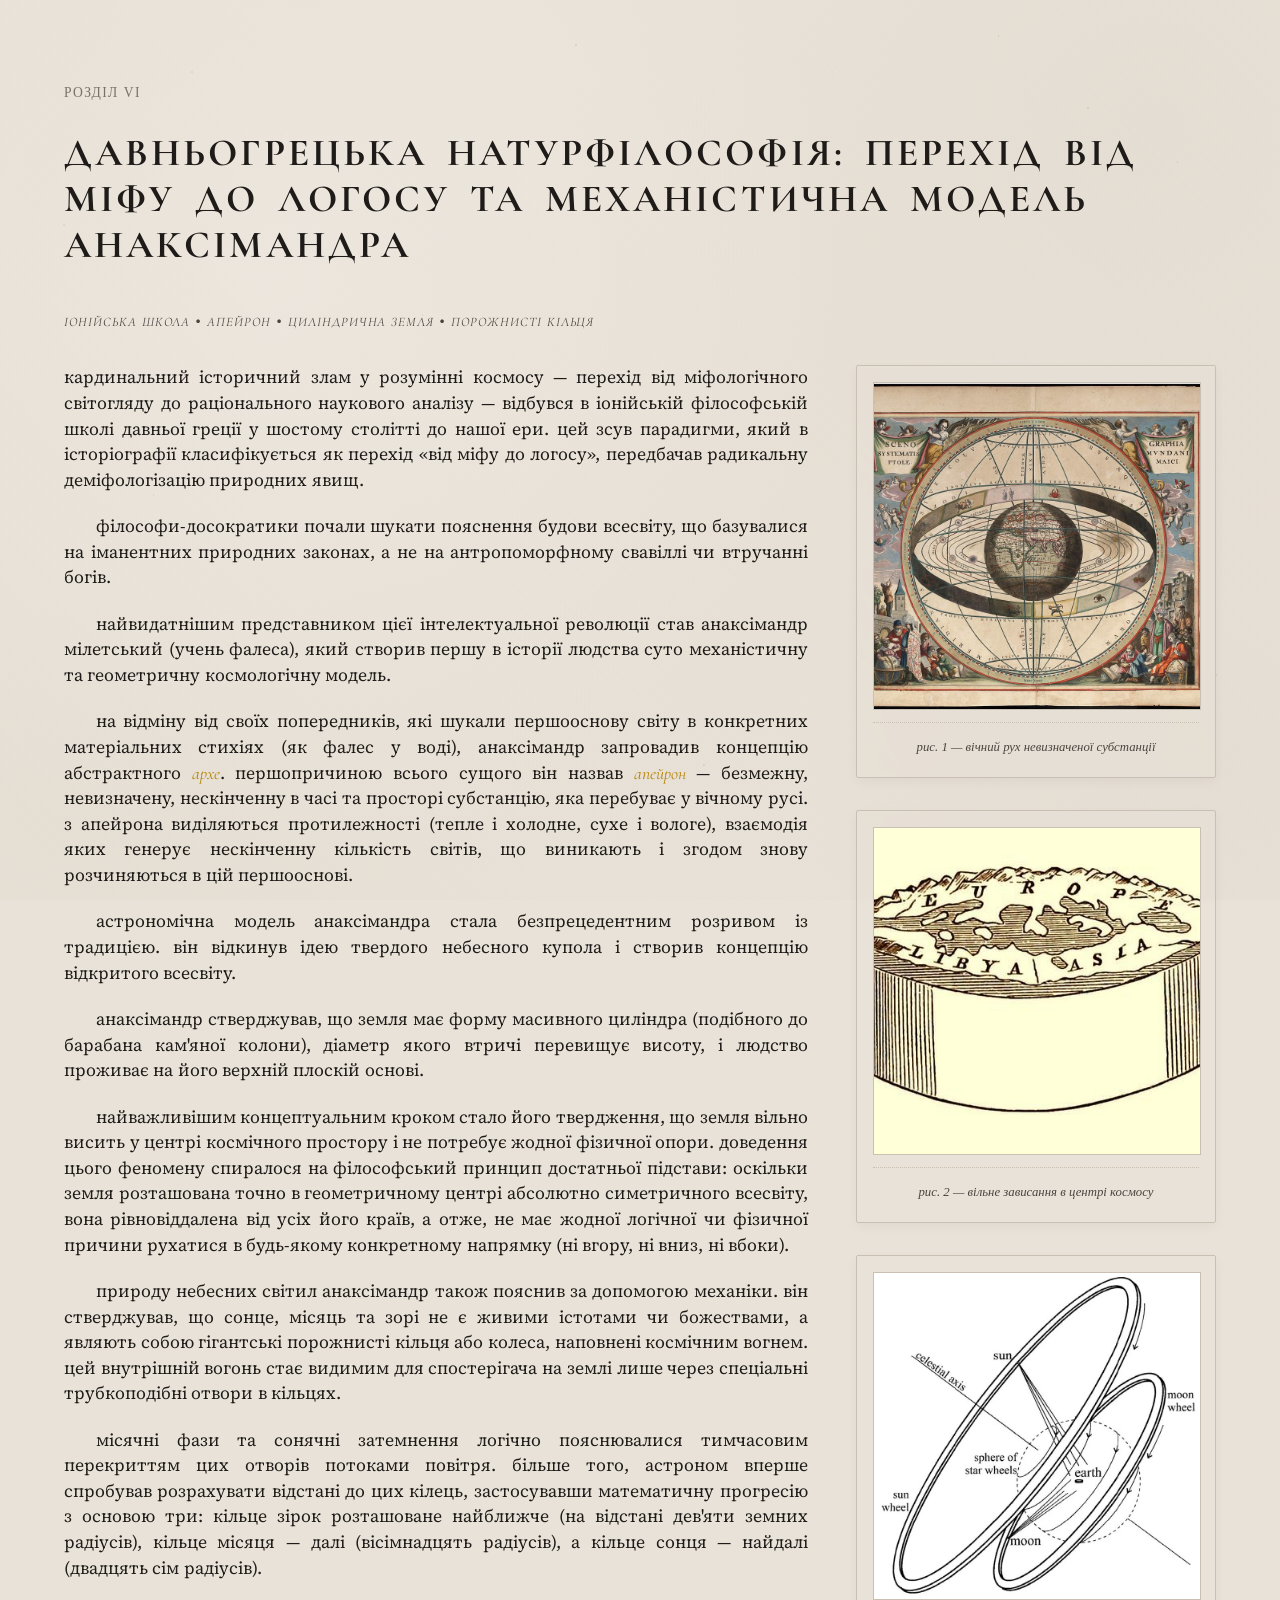
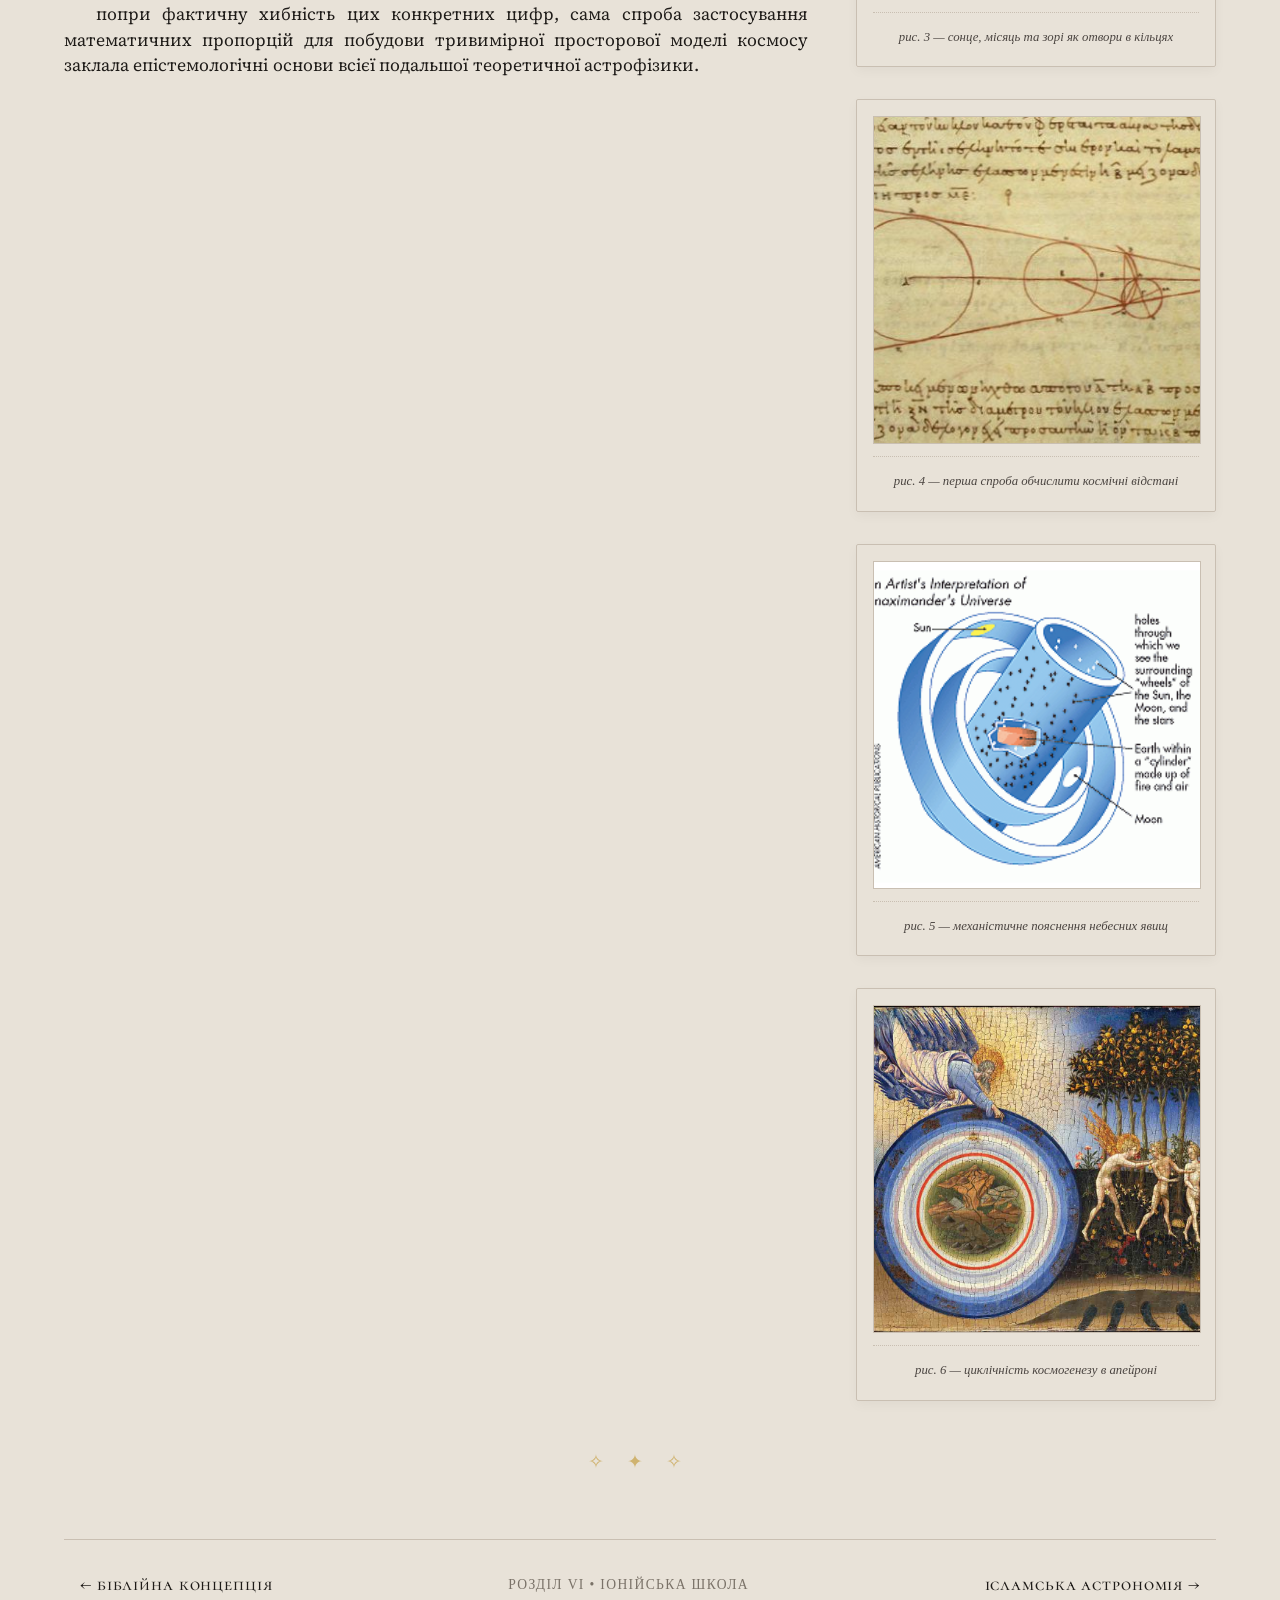
<file: greece.html>
<!DOCTYPE html>
<html lang="uk">
<head>
  <meta charset="UTF-8">
  <meta name="viewport" content="width=device-width, initial-scale=1.0">
  <title>космогонія • давня греція</title>
  <link rel="stylesheet" href="style.css">
  <style>
    .chapter-layout {
      display: grid;
      grid-template-columns: 1fr 360px;
      gap: 3rem;
      margin: 2rem 0;
    }
    
    .text-content {
      max-width: 100%;
    }
    
    .gallery-sidebar {
      display: flex;
      flex-direction: column;
      gap: 2rem;
    }
    
    .gallery-frame {
      background: rgba(232, 226, 216, 0.3);
      backdrop-filter: blur(2px);
      border: 1px solid var(--rule);
      padding: 1rem;
      border-radius: 2px;
      box-shadow: 0 4px 12px rgba(0, 0, 0, 0.04);
    }
    
    .gallery-placeholder {
      width: 100%;
      aspect-ratio: 1 / 1;
      background: rgba(201, 191, 178, 0.15);
      border: 1px dashed var(--rule);
      display: flex;
      flex-direction: column;
      align-items: center;
      justify-content: center;
      color: var(--ink-faint);
      font-family: 'Cormorant Garamond', serif;
      font-style: italic;
      font-size: 0.9rem;
      text-align: center;
      padding: 1rem;
      transition: all 0.2s ease;
    }
    
    .gallery-placeholder::before {
      content: 'Ω';
      display: block;
      font-size: 2.5rem;
      margin-bottom: 0.5rem;
      color: var(--accent-gold);
      opacity: 0.6;
      font-style: normal;
    }
    
    .gallery-caption {
      margin-top: 0.75rem;
      font-family: 'Old Standard TT', serif;
      font-size: 0.8rem;
      color: var(--ink-light);
      text-align: center;
      font-style: italic;
      border-top: 1px dotted var(--rule);
      padding-top: 0.75rem;
    }
    
    .chapter-title {
      margin-bottom: 2rem;
    }
    
    .chapter-title h1 {
      text-align: left;
      border-bottom: none;
      margin-top: 0;
      padding-bottom: 0;
      font-size: 2.4rem;
    }
    
    .chapter-title h1::after {
      display: none;
    }
    
    .subtitle {
      font-family: 'Cormorant Garamond', serif;
      font-size: 1.2rem;
      font-style: italic;
      color: var(--ink-light);
      margin-top: -0.5rem;
      margin-bottom: 2rem;
      text-transform: lowercase;
      font-variant: small-caps;
      letter-spacing: 0.05em;
    }
    
    .chapter-nav {
      display: flex;
      justify-content: space-between;
      align-items: center;
      margin-top: 4rem;
      padding-top: 1.5rem;
      border-top: 1px solid var(--rule);
    }
    
    .nav-button {
      font-family: 'Cormorant Garamond', serif;
      font-size: 1.1rem;
      font-weight: 500;
      text-transform: lowercase;
      font-variant: small-caps;
      letter-spacing: 0.05em;
      color: var(--ink);
      text-decoration: none;
      border-bottom: 1px dotted var(--accent-gold);
      transition: all 0.2s ease;
      padding: 0.5rem 1rem;
    }
    
    .nav-button:hover {
      color: var(--accent);
      border-bottom: 1px solid var(--accent);
      background: rgba(184, 134, 11, 0.04);
    }
    
    .chapter-indicator {
      font-family: 'Old Standard TT', serif;
      font-size: 0.85rem;
      color: var(--ink-faint);
      text-transform: uppercase;
      letter-spacing: 0.1em;
    }
    
    .nav-buttons {
      display: flex;
      gap: 1rem;
    }
    
    .pull-quote {
      margin: 2rem 0;
      padding: 1rem 2rem;
      background: rgba(232, 226, 216, 0.2);
      border-left: 3px solid var(--accent);
      font-style: italic;
    }
    
    .greek {
      font-family: 'Cormorant Garamond', serif;
      font-style: italic;
      color: var(--accent-gold);
    }
    
    @media (max-width: 800px) {
      .chapter-layout {
        grid-template-columns: 1fr;
        gap: 2rem;
      }
      
      .gallery-sidebar {
        display: grid;
        grid-template-columns: repeat(auto-fit, minmax(200px, 1fr));
        gap: 1rem;
      }
      
      .chapter-title h1 {
        font-size: 1.8rem;
      }
    }
  </style>
</head>
<body>

<main>
  <div class="chapter-title">
    <p class="chapter-indicator">розділ vi</p>
    <h1>давньогрецька натурфілософія: перехід від міфу до логосу та механістична модель анаксімандра</h1>
    <div class="subtitle">іонійська школа • апейрон • циліндрична земля • порожнисті кільця</div>
  </div>

  <div class="chapter-layout">
    <div class="text-content">
      <p>кардинальний історичний злам у розумінні космосу — перехід від міфологічного світогляду до раціонального наукового аналізу — відбувся в іонійській філософській школі давньої греції у шостому столітті до нашої ери. цей зсув парадигми, який в історіографії класифікується як перехід «від міфу до логосу», передбачав радикальну деміфологізацію природних явищ.</p>
      
      <p>філософи-досократики почали шукати пояснення будови всесвіту, що базувалися на іманентних природних законах, а не на антропоморфному свавіллі чи втручанні богів.</p>
      
      <p>найвидатнішим представником цієї інтелектуальної революції став анаксімандр мілетський (учень фалеса), який створив першу в історії людства суто механістичну та геометричну космологічну модель.</p>
      
      <p>на відміну від своїх попередників, які шукали першооснову світу в конкретних матеріальних стихіях (як фалес у воді), анаксімандр запровадив концепцію абстрактного <span class="greek">архе</span>. першопричиною всього сущого він назвав <span class="greek">апейрон</span> — безмежну, невизначену, нескінченну в часі та просторі субстанцію, яка перебуває у вічному русі. з апейрона виділяються протилежності (тепле і холодне, сухе і вологе), взаємодія яких генерує нескінченну кількість світів, що виникають і згодом знову розчиняються в цій першооснові.</p>
      
      <p>астрономічна модель анаксімандра стала безпрецедентним розривом із традицією. він відкинув ідею твердого небесного купола і створив концепцію відкритого всесвіту.</p>
      
      <p>анаксімандр стверджував, що земля має форму масивного циліндра (подібного до барабана кам'яної колони), діаметр якого втричі перевищує висоту, і людство проживає на його верхній плоскій основі.</p>
      
      <p>найважливішим концептуальним кроком стало його твердження, що земля вільно висить у центрі космічного простору і не потребує жодної фізичної опори. доведення цього феномену спиралося на філософський принцип достатньої підстави: оскільки земля розташована точно в геометричному центрі абсолютно симетричного всесвіту, вона рівновіддалена від усіх його країв, а отже, не має жодної логічної чи фізичної причини рухатися в будь-якому конкретному напрямку (ні вгору, ні вниз, ні вбоки).</p>
      
      <p>природу небесних світил анаксімандр також пояснив за допомогою механіки. він стверджував, що сонце, місяць та зорі не є живими істотами чи божествами, а являють собою гігантські порожнисті кільця або колеса, наповнені космічним вогнем. цей внутрішній вогонь стає видимим для спостерігача на землі лише через спеціальні трубкоподібні отвори в кільцях.</p>
      
      <p>місячні фази та сонячні затемнення логічно пояснювалися тимчасовим перекриттям цих отворів потоками повітря. більше того, астроном вперше спробував розрахувати відстані до цих кілець, застосувавши математичну прогресію з основою три: кільце зірок розташоване найближче (на відстані дев'яти земних радіусів), кільце місяця — далі (вісімнадцять радіусів), а кільце сонця — найдалі (двадцять сім радіусів).</p>
      
      <p>попри фактичну хибність цих конкретних цифр, сама спроба застосування математичних пропорцій для побудови тривимірної просторової моделі космосу заклала епістемологічні основи всієї подальшої теоретичної астрофізики.</p>
    </div>
    
    <aside class="gallery-sidebar">
      <div class="gallery-frame">
        <img src="fig11.jpg" alt="апейрон — безмежна першооснова" class="gallery-image" style="width: 100%; aspect-ratio: 1 / 1; object-fit: cover; display: block; border: 1px solid var(--rule);">
        <div class="gallery-caption">рис. 1 — вічний рух невизначеної субстанції</div>
      </div>
      
      <div class="gallery-frame">
        <img src="fig12.jpg" alt="циліндрична земля" class="gallery-image" style="width: 100%; aspect-ratio: 1 / 1; object-fit: cover; display: block; border: 1px solid var(--rule);">
        <div class="gallery-caption">рис. 2 — вільне зависання в центрі космосу</div>
      </div>
      
      <div class="gallery-frame">
        <img src="fig13.jpg" alt="порожнисті кільця, наповнені космічним вогнем" class="gallery-image" style="width: 100%; aspect-ratio: 1 / 1; object-fit: cover; display: block; border: 1px solid var(--rule);">
        <div class="gallery-caption">рис. 3 — сонце, місяць та зорі як отвори в кільцях</div>
      </div>
      
      <div class="gallery-frame">
        <img src="fig14.jpg" alt="математична прогресія 9, 18, 27 земних радіусів" class="gallery-image" style="width: 100%; aspect-ratio: 1 / 1; object-fit: cover; display: block; border: 1px solid var(--rule);">
        <div class="gallery-caption">рис. 4 — перша спроба обчислити космічні відстані</div>
      </div>
      
      <div class="gallery-frame">
        <img src="fig15.jpg" alt="затемнення — перекриття отворів потоками повітря" class="gallery-image" style="width: 100%; aspect-ratio: 1 / 1; object-fit: cover; display: block; border: 1px solid var(--rule);">
        <div class="gallery-caption">рис. 5 — механістичне пояснення небесних явищ</div>
      </div>
      
      <div class="gallery-frame">
        <img src="fig16.jpg" alt="нескінченна кількість світів" class="gallery-image" style="width: 100%; aspect-ratio: 1 / 1; object-fit: cover; display: block; border: 1px solid var(--rule);">
        <div class="gallery-caption">рис. 6 — циклічність космогенезу в апейроні</div>
      </div>
    </aside>
  </div>
    
  <div class="section-ornament">✧ ✦ ✧</div>

  <nav class="chapter-nav">
    <div class="nav-buttons">
      <a href="bible.html" class="nav-button">← біблійна концепція</a>
    </div>
    <span class="chapter-indicator">розділ vi • іонійська школа</span>
    <div class="nav-buttons">
      <a href="islam.html" class="nav-button">ісламська астрономія →</a>
    </div>
  </nav>
</main>

</body>
</html>
</file>
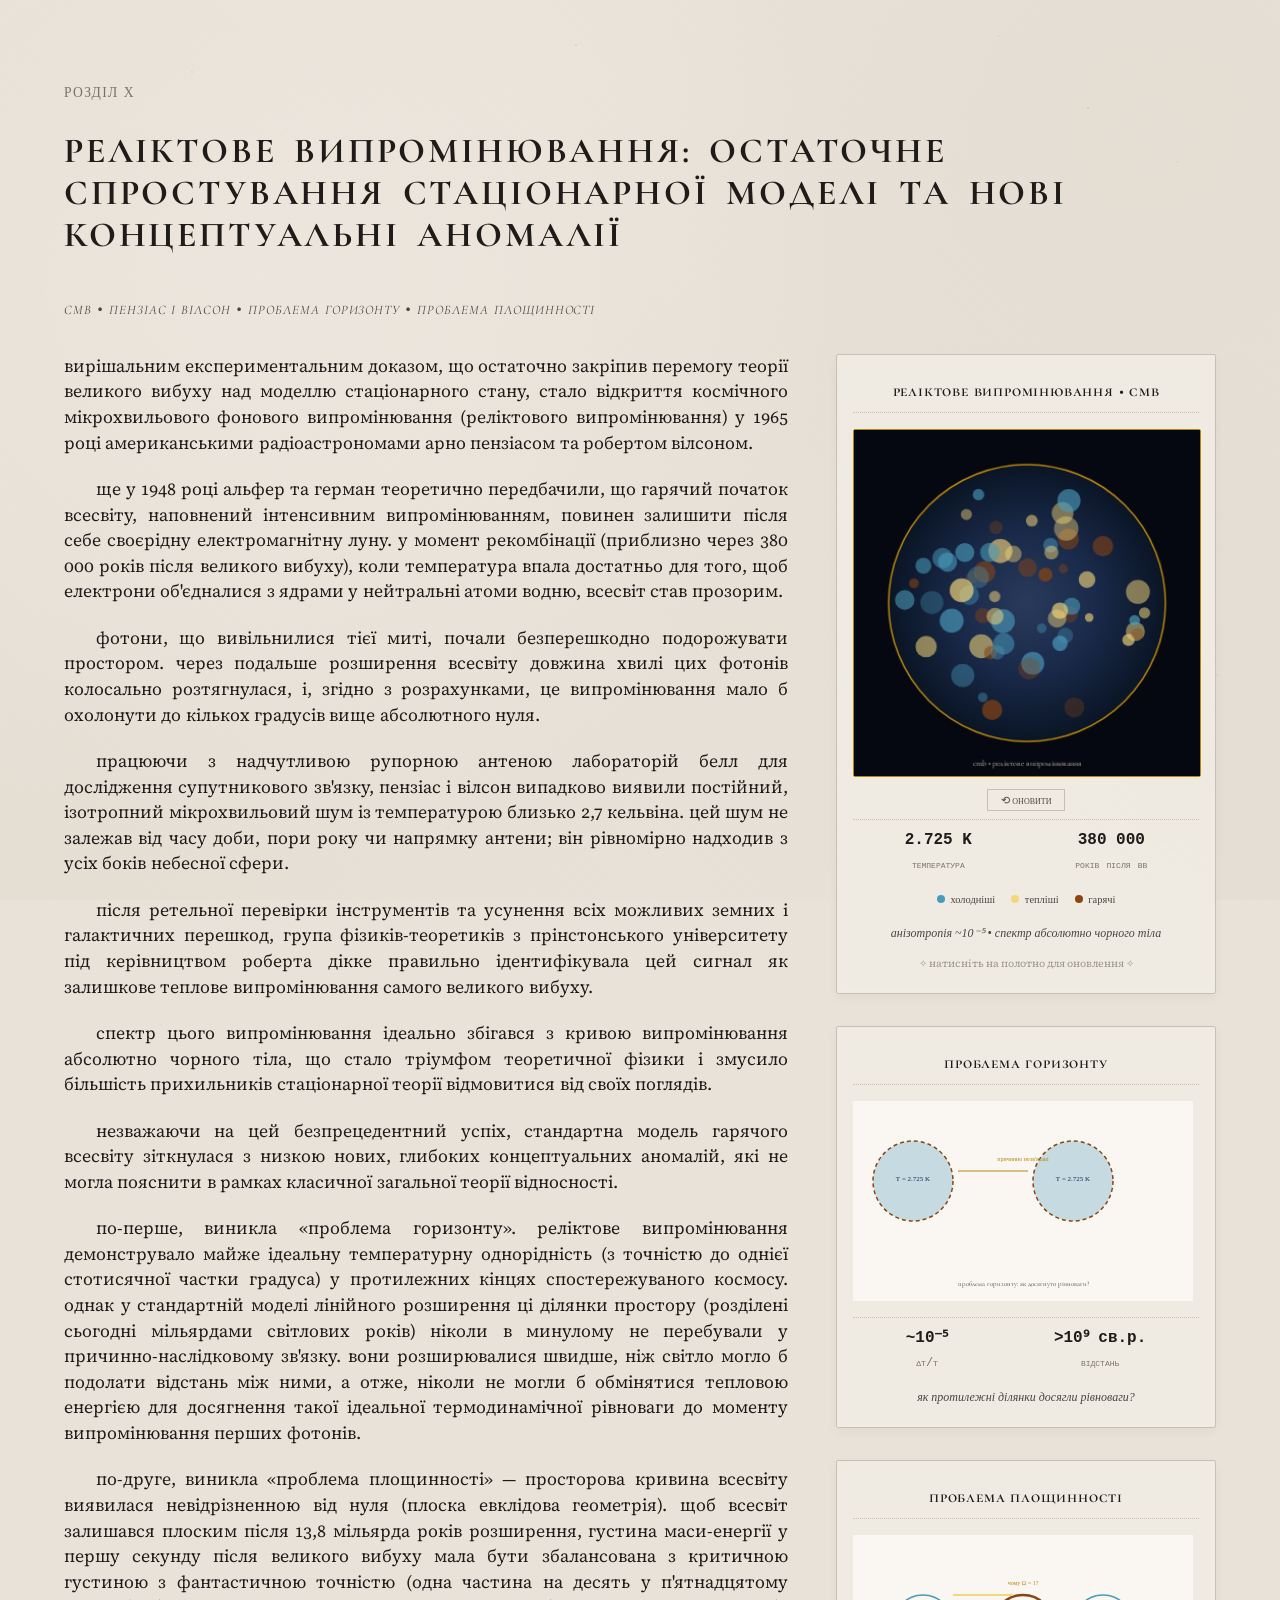
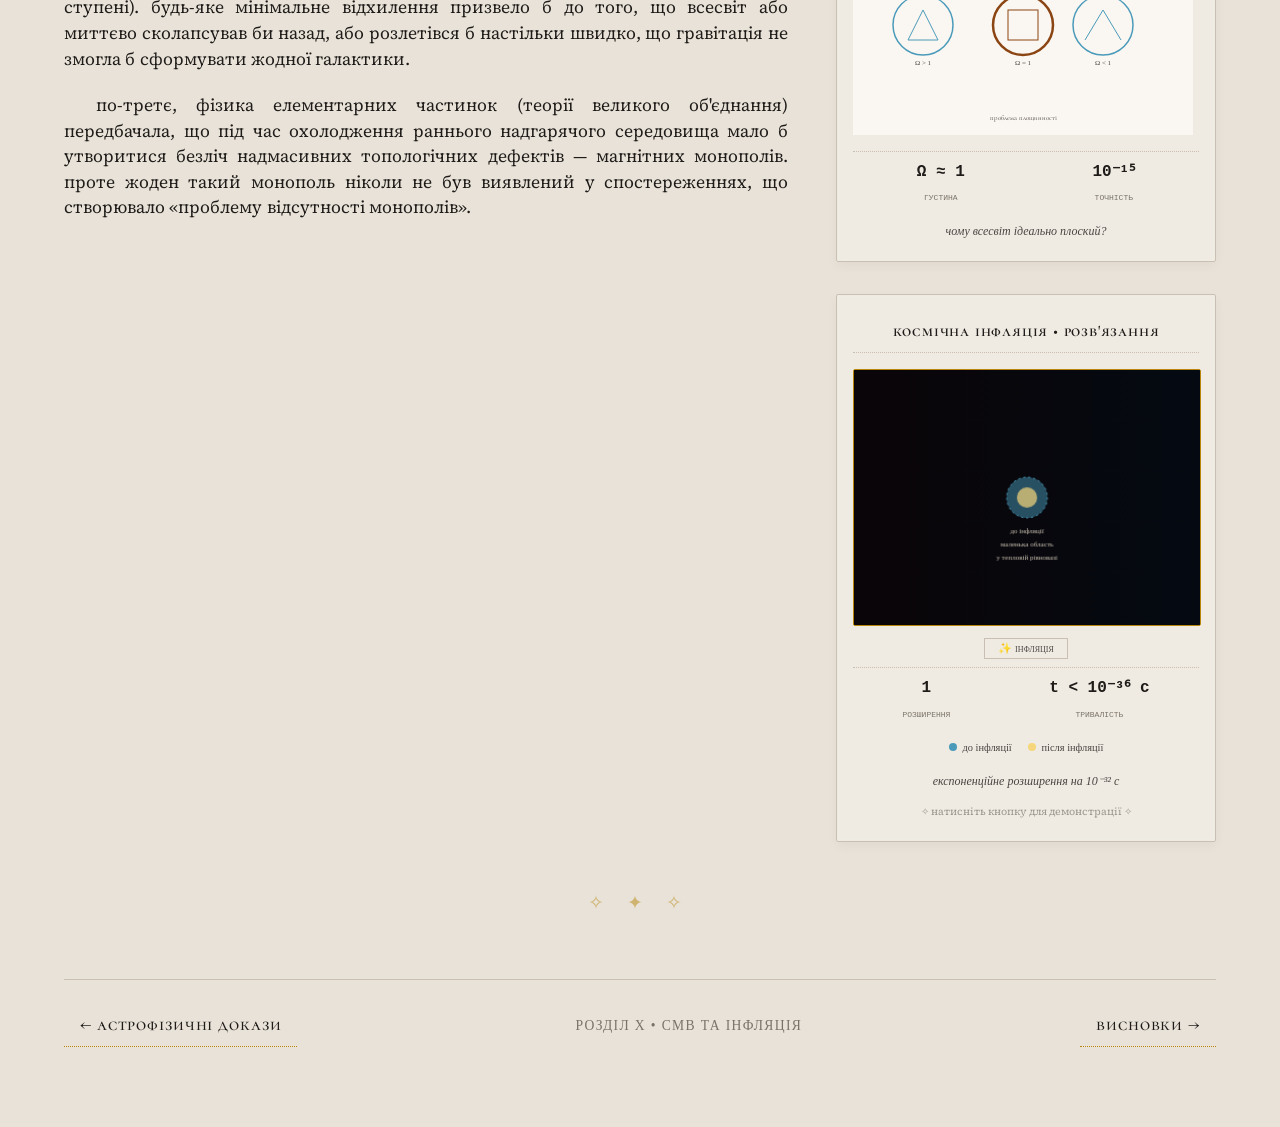
<file: inflation.html>
<!DOCTYPE html>
<html lang="uk">
<head>
  <meta charset="UTF-8">
  <meta name="viewport" content="width=device-width, initial-scale=1.0">
  <title>космогонія • космічна інфляція</title>
  <link rel="stylesheet" href="style.css">
  <style>
    .chapter-layout {
      display: grid;
      grid-template-columns: 1fr 380px;
      gap: 3rem;
      margin: 2rem 0;
    }
    
    .text-content {
      max-width: 100%;
    }
    
    .simulation-sidebar {
      display: flex;
      flex-direction: column;
      gap: 2rem;
    }
    
    .simulation-frame {
      background: rgba(243, 239, 232, 0.7);
      backdrop-filter: blur(2px);
      border: 1px solid var(--rule);
      padding: 1.5rem 1rem 1rem 1rem;
      border-radius: 2px;
      box-shadow: 0 4px 12px rgba(0, 0, 0, 0.04);
    }
    
    .simulation-title {
      font-family: 'Cormorant Garamond', serif;
      font-size: 1rem;
      font-weight: 600;
      text-align: center;
      margin-bottom: 1rem;
      color: var(--ink);
      text-transform: lowercase;
      font-variant: small-caps;
      letter-spacing: 0.05em;
      border-bottom: 1px dotted var(--rule);
      padding-bottom: 0.5rem;
    }
    
    .simulation-canvas {
      display: block;
      width: 100%;
      aspect-ratio: 1 / 1;
      background: radial-gradient(circle at 30% 40%, #0a0e14 0%, #020408 100%);
      border-radius: 2px;
      border: 1px solid var(--accent-gold);
      margin-bottom: 0.75rem;
      cursor: pointer;
      transition: box-shadow 0.3s ease;
    }
    
    .simulation-canvas:hover {
      box-shadow: 0 0 20px rgba(184, 134, 11, 0.15);
    }
    
    .simulation-controls {
      display: flex;
      justify-content: center;
      gap: 0.5rem;
      margin: 0.5rem 0;
    }
    
    .sim-control-btn {
      background: transparent;
      border: 1px solid var(--rule);
      color: var(--ink-light);
      font-family: 'Old Standard TT', serif;
      font-size: 0.7rem;
      padding: 0.2rem 0.8rem;
      cursor: pointer;
      transition: all 0.2s ease;
      text-transform: lowercase;
      font-variant: small-caps;
    }
    
    .sim-control-btn:hover {
      background: var(--accent);
      color: var(--paper);
      border-color: var(--accent);
    }
    
    .simulation-stats {
      display: flex;
      justify-content: space-around;
      font-family: 'Old Standard TT', monospace;
      font-size: 0.75rem;
      color: var(--accent-gold);
      margin-top: 0.5rem;
      padding-top: 0.5rem;
      border-top: 1px dotted var(--rule);
    }
    
    .stat-item {
      text-align: center;
    }
    
    .stat-value {
      font-size: 1rem;
      font-weight: 600;
      color: var(--ink);
    }
    
    .stat-label {
      text-transform: lowercase;
      font-variant: small-caps;
      color: var(--ink-faint);
    }
    
    .simulation-caption {
      margin-top: 0.5rem;
      font-family: 'Old Standard TT', serif;
      font-size: 0.75rem;
      color: var(--ink-light);
      text-align: center;
      font-style: italic;
    }
    
    .control-hint {
      font-size: 0.65rem;
      color: var(--ink-faint);
      text-align: center;
      margin-top: 0.3rem;
      opacity: 0.7;
    }
    
    .legend-compact {
      display: flex;
      flex-wrap: wrap;
      justify-content: center;
      gap: 0.5rem 1rem;
      margin-top: 0.5rem;
      font-family: 'Old Standard TT', serif;
      font-size: 0.65rem;
      color: var(--ink-light);
    }
    
    .legend-dot {
      display: inline-block;
      width: 8px;
      height: 8px;
      border-radius: 50%;
      margin-right: 0.2rem;
    }
    
    .chapter-title {
      margin-bottom: 2rem;
    }
    
    .chapter-title h1 {
      text-align: left;
      border-bottom: none;
      margin-top: 0;
      padding-bottom: 0;
      font-size: 2.2rem;
    }
    
    .chapter-title h1::after {
      display: none;
    }
    
    .subtitle {
      font-family: 'Cormorant Garamond', serif;
      font-size: 1.2rem;
      font-style: italic;
      color: var(--ink-light);
      margin-top: -0.5rem;
      margin-bottom: 2rem;
      text-transform: lowercase;
      font-variant: small-caps;
      letter-spacing: 0.05em;
    }
    
    .chapter-nav {
      display: flex;
      justify-content: space-between;
      align-items: center;
      margin-top: 4rem;
      padding-top: 1.5rem;
      border-top: 1px solid var(--rule);
    }
    
    .nav-button {
      font-family: 'Cormorant Garamond', serif;
      font-size: 1.1rem;
      font-weight: 500;
      text-transform: lowercase;
      font-variant: small-caps;
      letter-spacing: 0.05em;
      color: var(--ink);
      text-decoration: none;
      border-bottom: 1px dotted var(--accent-gold);
      transition: all 0.2s ease;
      padding: 0.5rem 1rem;
    }
    
    .nav-button:hover {
      color: var(--accent);
      border-bottom: 1px solid var(--accent);
      background: rgba(184, 134, 11, 0.04);
    }
    
    .chapter-indicator {
      font-family: 'Old Standard TT', serif;
      font-size: 0.85rem;
      color: var(--ink-faint);
      text-transform: uppercase;
      letter-spacing: 0.1em;
    }
    
    .nav-buttons {
      display: flex;
      gap: 1rem;
    }
    
    .pull-quote {
      margin: 2rem 0;
      padding: 1rem 2rem;
      background: rgba(232, 226, 216, 0.2);
      border-left: 3px solid var(--accent);
      font-style: italic;
    }
    
    @media (max-width: 800px) {
      .chapter-layout {
        grid-template-columns: 1fr;
        gap: 2rem;
      }
      
      .chapter-title h1 {
        font-size: 1.8rem;
      }
    }
  </style>
</head>
<body>

<main>
  <div class="chapter-title">
    <p class="chapter-indicator">розділ x</p>
    <h1>реліктове випромінювання: остаточне спростування стаціонарної моделі та нові концептуальні аномалії</h1>
    <div class="subtitle">cmb • пензіас і вілсон • проблема горизонту • проблема площинності</div>
  </div>

  <div class="chapter-layout">
    <div class="text-content">
      <p>вирішальним експериментальним доказом, що остаточно закріпив перемогу теорії великого вибуху над моделлю стаціонарного стану, стало відкриття космічного мікрохвильового фонового випромінювання (реліктового випромінювання) у 1965 році американськими радіоастрономами арно пензіасом та робертом вілсоном.</p>
      
      <p>ще у 1948 році альфер та герман теоретично передбачили, що гарячий початок всесвіту, наповнений інтенсивним випромінюванням, повинен залишити після себе своєрідну електромагнітну луну. у момент рекомбінації (приблизно через 380 000 років після великого вибуху), коли температура впала достатньо для того, щоб електрони об'єдналися з ядрами у нейтральні атоми водню, всесвіт став прозорим.</p>
      
      <p>фотони, що вивільнилися тієї миті, почали безперешкодно подорожувати простором. через подальше розширення всесвіту довжина хвилі цих фотонів колосально розтягнулася, і, згідно з розрахунками, це випромінювання мало б охолонути до кількох градусів вище абсолютного нуля.</p>
      
      <p>працюючи з надчутливою рупорною антеною лабораторій белл для дослідження супутникового зв'язку, пензіас і вілсон випадково виявили постійний, ізотропний мікрохвильовий шум із температурою близько 2,7 кельвіна. цей шум не залежав від часу доби, пори року чи напрямку антени; він рівномірно надходив з усіх боків небесної сфери.</p>
      
      <p>після ретельної перевірки інструментів та усунення всіх можливих земних і галактичних перешкод, група фізиків-теоретиків з прінстонського університету під керівництвом роберта дікке правильно ідентифікувала цей сигнал як залишкове теплове випромінювання самого великого вибуху.</p>
      
      <p>спектр цього випромінювання ідеально збігався з кривою випромінювання абсолютно чорного тіла, що стало тріумфом теоретичної фізики і змусило більшість прихильників стаціонарної теорії відмовитися від своїх поглядів.</p>
      
      <p>незважаючи на цей безпрецедентний успіх, стандартна модель гарячого всесвіту зіткнулася з низкою нових, глибоких концептуальних аномалій, які не могла пояснити в рамках класичної загальної теорії відносності.</p>
      
      <p>по-перше, виникла «проблема горизонту». реліктове випромінювання демонструвало майже ідеальну температурну однорідність (з точністю до однієї стотисячної частки градуса) у протилежних кінцях спостережуваного космосу. однак у стандартній моделі лінійного розширення ці ділянки простору (розділені сьогодні мільярдами світлових років) ніколи в минулому не перебували у причинно-наслідковому зв'язку. вони розширювалися швидше, ніж світло могло б подолати відстань між ними, а отже, ніколи не могли б обмінятися тепловою енергією для досягнення такої ідеальної термодинамічної рівноваги до моменту випромінювання перших фотонів.</p>
      
      <p>по-друге, виникла «проблема площинності» — просторова кривина всесвіту виявилася невідрізненною від нуля (плоска евклідова геометрія). щоб всесвіт залишався плоским після 13,8 мільярда років розширення, густина маси-енергії у першу секунду після великого вибуху мала бути збалансована з критичною густиною з фантастичною точністю (одна частина на десять у п'ятнадцятому ступені). будь-яке мінімальне відхилення призвело б до того, що всесвіт або миттєво сколапсував би назад, або розлетівся б настільки швидко, що гравітація не змогла б сформувати жодної галактики.</p>
      
      <p>по-третє, фізика елементарних частинок (теорії великого об'єднання) передбачала, що під час охолодження раннього надгарячого середовища мало б утворитися безліч надмасивних топологічних дефектів — магнітних монополів. проте жоден такий монополь ніколи не був виявлений у спостереженнях, що створювало «проблему відсутності монополів».</p>
    </div>
    
    <aside class="simulation-sidebar">
      <div class="simulation-frame">
        <div class="simulation-title">реліктове випромінювання • cmb</div>
        <canvas id="canvas-cmb" class="simulation-canvas" width="340" height="340"></canvas>
        <div class="simulation-controls">
          <button class="sim-control-btn" data-action="reset">⟲ оновити</button>
        </div>
        <div class="simulation-stats">
          <div class="stat-item">
            <div class="stat-value" id="cmb-temp">2.725 K</div>
            <div class="stat-label">температура</div>
          </div>
          <div class="stat-item">
            <div class="stat-value" id="cmb-age">380 000</div>
            <div class="stat-label">років після вв</div>
          </div>
        </div>
        <div class="legend-compact">
          <span><span class="legend-dot" style="background: #4a9aba;"></span> холодніші</span>
          <span><span class="legend-dot" style="background: #f5d67a;"></span> тепліші</span>
          <span><span class="legend-dot" style="background: #8b4513;"></span> гарячі</span>
        </div>
        <div class="simulation-caption">анізотропія ~10⁻⁵ • спектр абсолютно чорного тіла</div>
        <div class="control-hint">✧ натисніть на полотно для оновлення ✧</div>
      </div>
      
      <div class="simulation-frame">
        <div class="simulation-title">проблема горизонту</div>
        <canvas id="canvas-horizon" class="scheme-canvas" width="340" height="200" style="aspect-ratio: 1.7/1;"></canvas>
        <div class="simulation-stats">
          <div class="stat-item">
            <div class="stat-value">~10⁻⁵</div>
            <div class="stat-label">δT/T</div>
          </div>
          <div class="stat-item">
            <div class="stat-value">>10⁹ св.р.</div>
            <div class="stat-label">відстань</div>
          </div>
        </div>
        <div class="simulation-caption">як протилежні ділянки досягли рівноваги?</div>
      </div>
      
      <div class="simulation-frame">
        <div class="simulation-title">проблема площинності</div>
        <canvas id="canvas-flatness" class="scheme-canvas" width="340" height="200" style="aspect-ratio: 1.7/1;"></canvas>
        <div class="simulation-stats">
          <div class="stat-item">
            <div class="stat-value">Ω ≈ 1</div>
            <div class="stat-label">густина</div>
          </div>
          <div class="stat-item">
            <div class="stat-value">10⁻¹⁵</div>
            <div class="stat-label">точність</div>
          </div>
        </div>
        <div class="simulation-caption">чому всесвіт ідеально плоский?</div>
      </div>
      
      <div class="simulation-frame">
        <div class="simulation-title">космічна інфляція • розв'язання</div>
        <canvas id="canvas-inflation-solve" class="simulation-canvas" width="340" height="250" style="aspect-ratio: 1.36/1;"></canvas>
        <div class="simulation-controls">
          <button class="sim-control-btn" data-action="inflate">✨ інфляція</button>
        </div>
        <div class="simulation-stats">
          <div class="stat-item">
            <div class="stat-value" id="inflate-factor">10²⁶</div>
            <div class="stat-label">розширення</div>
          </div>
          <div class="stat-item">
            <div class="stat-value" id="inflate-time">10⁻³² с</div>
            <div class="stat-label">тривалість</div>
          </div>
        </div>
        <div class="legend-compact">
          <span><span class="legend-dot" style="background: #4a9aba;"></span> до інфляції</span>
          <span><span class="legend-dot" style="background: #f5d67a;"></span> після інфляції</span>
        </div>
        <div class="simulation-caption">експоненційне розширення на 10⁻³² с</div>
        <div class="control-hint">✧ натисніть кнопку для демонстрації ✧</div>
      </div>
    </aside>
  </div>
  
  <div class="section-ornament">✧ ✦ ✧</div>

  <nav class="chapter-nav">
    <div class="nav-buttons">
      <a href="proofs.html" class="nav-button">← астрофізичні докази</a>
    </div>
    <span class="chapter-indicator">розділ x • cmb та інфляція</span>
    <div class="nav-buttons">
      <a href="conclusions.html" class="nav-button">висновки →</a>
    </div>
  </nav>
</main>

<script>
  (function() {
    'use strict';
    
    let inflated = false;
    
    // === 1. РЕЛІКТОВЕ ВИПРОМІНЮВАННЯ ===
    function drawCMB(canvasId) {
      const canvas = document.getElementById(canvasId);
      if (!canvas) return;
      
      const ctx = canvas.getContext('2d');
      const w = canvas.width;
      const h = canvas.height;
      
      ctx.clearRect(0, 0, w, h);
      
      // тло — глибокий космос
      ctx.fillStyle = '#050810';
      ctx.fillRect(0, 0, w, h);
      
      const centerX = w / 2;
      const centerY = h / 2;
      const radius = Math.min(w, h) * 0.4;
      
      // базова температура (2.7K — мікрохвильовий фон)
      const baseGrad = ctx.createRadialGradient(centerX, centerY, 0, centerX, centerY, radius);
      baseGrad.addColorStop(0, '#2a3a5a');
      baseGrad.addColorStop(0.5, '#1a2a4a');
      baseGrad.addColorStop(1, '#0a1525');
      
      ctx.fillStyle = baseGrad;
      ctx.beginPath();
      ctx.arc(centerX, centerY, radius, 0, Math.PI * 2);
      ctx.fill();
      
      // анізотропія (флуктуації температури ~10⁻⁵)
      for (let i = 0; i < 60; i++) {
        const angle = Math.random() * Math.PI * 2;
        const dist = radius * (0.2 + Math.random() * 0.7);
        const x = centerX + Math.cos(angle) * dist;
        const y = centerY + Math.sin(angle) * dist;
        
        const fluctuation = Math.random();
        let color;
        if (fluctuation < 0.33) {
          color = '#4a9aba'; // холодніша
        } else if (fluctuation < 0.66) {
          color = '#f5d67a'; // тепліша
        } else {
          color = '#8b4513'; // гаряча
        }
        
        ctx.fillStyle = color;
        ctx.globalAlpha = 0.3 + Math.random() * 0.4;
        ctx.beginPath();
        ctx.arc(x, y, 4 + Math.random() * 8, 0, Math.PI * 2);
        ctx.fill();
      }
      ctx.globalAlpha = 1.0;
      
      // обідок
      ctx.strokeStyle = '#b8860b';
      ctx.lineWidth = 1.5;
      ctx.beginPath();
      ctx.arc(centerX, centerY, radius, 0, Math.PI * 2);
      ctx.stroke();
      
      // підпис
      ctx.fillStyle = '#d4c9b8';
      ctx.font = '8px "Cormorant Garamond", serif';
      ctx.textAlign = 'center';
      ctx.fillText('cmb • реліктове випромінювання', centerX, h - 10);
      
      document.getElementById('cmb-temp').textContent = '2.725 K';
      document.getElementById('cmb-age').textContent = '380 000';
    }
    
    // === 2. ПРОБЛЕМА ГОРИЗОНТУ ===
    function drawHorizon(canvasId) {
      const canvas = document.getElementById(canvasId);
      if (!canvas) return;
      
      const ctx = canvas.getContext('2d');
      const w = canvas.width;
      const h = canvas.height;
      
      ctx.clearRect(0, 0, w, h);
      
      // тло
      ctx.fillStyle = '#faf7f2';
      ctx.fillRect(0, 0, w, h);
      
      // дві причинно незв'язані області
      const region1X = 60;
      const region2X = 220;
      const regionY = h/2 - 20;
      
      // область 1
      ctx.fillStyle = '#4a9aba';
      ctx.globalAlpha = 0.3;
      ctx.beginPath();
      ctx.arc(region1X, regionY, 40, 0, Math.PI * 2);
      ctx.fill();
      
      // область 2
      ctx.fillStyle = '#4a9aba';
      ctx.beginPath();
      ctx.arc(region2X, regionY, 40, 0, Math.PI * 2);
      ctx.fill();
      ctx.globalAlpha = 1.0;
      
      // однакова температура всередині
      ctx.fillStyle = '#1a2a4a';
      ctx.font = '7px "Old Standard TT", serif';
      ctx.textAlign = 'center';
      ctx.fillText('T = 2.725 K', region1X, regionY);
      ctx.fillText('T = 2.725 K', region2X, regionY);
      
      // межі горизонтів
      ctx.strokeStyle = '#8b4513';
      ctx.lineWidth = 1.5;
      ctx.setLineDash([4, 3]);
      ctx.beginPath();
      ctx.arc(region1X, regionY, 40, 0, Math.PI * 2);
      ctx.stroke();
      ctx.beginPath();
      ctx.arc(region2X, regionY, 40, 0, Math.PI * 2);
      ctx.stroke();
      ctx.setLineDash([]);
      
      // стрілка "не було контакту"
      ctx.strokeStyle = '#b8860b';
      ctx.lineWidth = 1;
      ctx.beginPath();
      ctx.moveTo(region1X + 45, regionY - 10);
      ctx.lineTo(region2X - 45, regionY - 10);
      ctx.stroke();
      
      ctx.fillStyle = '#b8860b';
      ctx.font = '6px "Old Standard TT", serif';
      ctx.fillText('причинно незв\'язані', w/2, regionY - 20);
      
      // підпис
      ctx.fillStyle = '#4a4440';
      ctx.font = '7px "Cormorant Garamond", serif';
      ctx.fillText('проблема горизонту: як досягнуто рівноваги?', w/2, h - 15);
    }
    
    // === 3. ПРОБЛЕМА ПЛОЩИННОСТІ ===
    function drawFlatness(canvasId) {
      const canvas = document.getElementById(canvasId);
      if (!canvas) return;
      
      const ctx = canvas.getContext('2d');
      const w = canvas.width;
      const h = canvas.height;
      
      ctx.clearRect(0, 0, w, h);
      
      // тло
      ctx.fillStyle = '#faf7f2';
      ctx.fillRect(0, 0, w, h);
      
      // три геометрії
      const centers = [70, w/2, 250];
      const labels = ['Ω > 1', 'Ω = 1', 'Ω < 1'];
      const shapes = ['closed', 'flat', 'open'];
      
      centers.forEach((cx, i) => {
        // коло
        ctx.strokeStyle = i === 1 ? '#8b4513' : '#4a9aba';
        ctx.lineWidth = i === 1 ? 2.5 : 1.5;
        ctx.beginPath();
        ctx.arc(cx, h/2 - 10, 30, 0, Math.PI * 2);
        ctx.stroke();
        
        // внутрішні лінії для ілюстрації кривини
        if (i === 0) {
          // позитивна кривина — трикутник з сумою кутів > 180
          ctx.strokeStyle = '#4a9aba';
          ctx.lineWidth = 1;
          ctx.beginPath();
          ctx.moveTo(cx - 15, h/2 + 5);
          ctx.lineTo(cx, h/2 - 25);
          ctx.lineTo(cx + 15, h/2 + 5);
          ctx.closePath();
          ctx.stroke();
        } else if (i === 1) {
          // плоска — прямокутник
          ctx.strokeStyle = '#8b4513';
          ctx.lineWidth = 1;
          ctx.strokeRect(cx - 15, h/2 - 25, 30, 30);
        } else {
          // негативна кривина
          ctx.strokeStyle = '#4a9aba';
          ctx.lineWidth = 1;
          ctx.beginPath();
          ctx.moveTo(cx - 18, h/2 + 5);
          ctx.lineTo(cx, h/2 - 25);
          ctx.lineTo(cx + 18, h/2 + 5);
          ctx.stroke();
        }
        
        ctx.fillStyle = '#4a4440';
        ctx.font = '7px "Old Standard TT", serif';
        ctx.textAlign = 'center';
        ctx.fillText(labels[i], cx, h/2 + 30);
      });
      
      // стрілка до плоского
      ctx.strokeStyle = '#f5d67a';
      ctx.lineWidth = 2;
      ctx.beginPath();
      ctx.moveTo(100, h/2 - 40);
      ctx.lineTo(160, h/2 - 40);
      ctx.lineTo(w/2 - 15, h/2 - 40);
      ctx.stroke();
      
      ctx.fillStyle = '#b8860b';
      ctx.font = '6px "Old Standard TT", serif';
      ctx.fillText('чому Ω = 1?', w/2, h/2 - 50);
      
      ctx.fillStyle = '#4a4440';
      ctx.font = '7px "Cormorant Garamond", serif';
      ctx.fillText('проблема площинності', w/2, h - 15);
    }
    
    // === 4. ІНФЛЯЦІЯ ЯК РОЗВ'ЯЗАННЯ ===
    function drawInflationSolve(canvasId, isInflated) {
      const canvas = document.getElementById(canvasId);
      if (!canvas) return;
      
      const ctx = canvas.getContext('2d');
      const w = canvas.width;
      const h = canvas.height;
      
      ctx.clearRect(0, 0, w, h);
      
      // тло
      const bgGrad = ctx.createLinearGradient(0, 0, w, 0);
      bgGrad.addColorStop(0, '#0a0508');
      bgGrad.addColorStop(1, '#050a12');
      ctx.fillStyle = bgGrad;
      ctx.fillRect(0, 0, w, h);
      
      const centerX = w / 2;
      const centerY = h / 2;
      
      if (!isInflated) {
        // до інфляції — маленька причинно зв'язана область
        ctx.fillStyle = '#4a9aba';
        ctx.globalAlpha = 0.5;
        ctx.beginPath();
        ctx.arc(centerX, centerY, 20, 0, Math.PI * 2);
        ctx.fill();
        
        ctx.fillStyle = '#f5d67a';
        ctx.globalAlpha = 0.7;
        ctx.beginPath();
        ctx.arc(centerX, centerY, 10, 0, Math.PI * 2);
        ctx.fill();
        
        ctx.globalAlpha = 1.0;
        ctx.strokeStyle = '#4a9aba';
        ctx.lineWidth = 1;
        ctx.setLineDash([2, 3]);
        ctx.beginPath();
        ctx.arc(centerX, centerY, 20, 0, Math.PI * 2);
        ctx.stroke();
        ctx.setLineDash([]);
        
        ctx.fillStyle = '#d4c9b8';
        ctx.font = '7px "Old Standard TT", serif';
        ctx.textAlign = 'center';
        ctx.fillText('до інфляції', centerX, centerY + 35);
        ctx.fillText('маленька область', centerX, centerY + 48);
        ctx.fillText('у тепловій рівновазі', centerX, centerY + 61);
        
        document.getElementById('inflate-factor').textContent = '1';
        document.getElementById('inflate-time').textContent = 't < 10⁻³⁶ с';
      } else {
        // після інфляції — розтягнута область
        ctx.fillStyle = '#f5d67a';
        ctx.globalAlpha = 0.15;
        ctx.beginPath();
        ctx.ellipse(centerX, centerY, w * 0.45, h * 0.4, 0, 0, Math.PI * 2);
        ctx.fill();
        
        // зорі/галактики як результат квантових флуктуацій
        for (let i = 0; i < 30; i++) {
          const angle = Math.random() * Math.PI * 2;
          const dist = 30 + Math.random() * 100;
          const x = centerX + Math.cos(angle) * dist;
          const y = centerY + Math.sin(angle) * dist * 0.7;
          
          ctx.fillStyle = i % 4 === 0 ? '#f5d67a' : '#8b4513';
          ctx.beginPath();
          ctx.arc(x, y, 2 + Math.random() * 4, 0, Math.PI * 2);
          ctx.fill();
        }
        
        ctx.globalAlpha = 1.0;
        ctx.strokeStyle = '#f5d67a';
        ctx.lineWidth = 1.5;
        ctx.setLineDash([6, 4]);
        ctx.beginPath();
        ctx.ellipse(centerX, centerY, w * 0.45, h * 0.4, 0, 0, Math.PI * 2);
        ctx.stroke();
        ctx.setLineDash([]);
        
        ctx.fillStyle = '#d4c9b8';
        ctx.font = '7px "Old Standard TT", serif';
        ctx.textAlign = 'center';
        ctx.fillText('після інфляції', centerX, centerY + 80);
        ctx.fillText('спостережуваний всесвіт', centerX, centerY + 93);
        ctx.fillText('з первинними флуктуаціями', centerX, centerY + 106);
        
        document.getElementById('inflate-factor').textContent = '10²⁶';
        document.getElementById('inflate-time').textContent = '10⁻³⁶ – 10⁻³² с';
      }
    }
    
    // === ІНІЦІАЛІЗАЦІЯ ===
    function redrawAll() {
      drawCMB('canvas-cmb');
      drawHorizon('canvas-horizon');
      drawFlatness('canvas-flatness');
      drawInflationSolve('canvas-inflation-solve', inflated);
    }
    
    redrawAll();
    
    // обробники кнопок
    document.querySelectorAll('[data-action]').forEach(btn => {
      btn.addEventListener('click', (e) => {
        e.stopPropagation();
        const action = btn.dataset.action;
        if (action === 'reset') {
          drawCMB('canvas-cmb');
        } else if (action === 'inflate') {
          inflated = !inflated;
          drawInflationSolve('canvas-inflation-solve', inflated);
        }
      });
    });
    
    document.getElementById('canvas-cmb').addEventListener('click', () => {
      drawCMB('canvas-cmb');
    });
    
    window.addEventListener('resize', function() {
      redrawAll();
    });
  })();
</script>

</body>
</html>
</file>
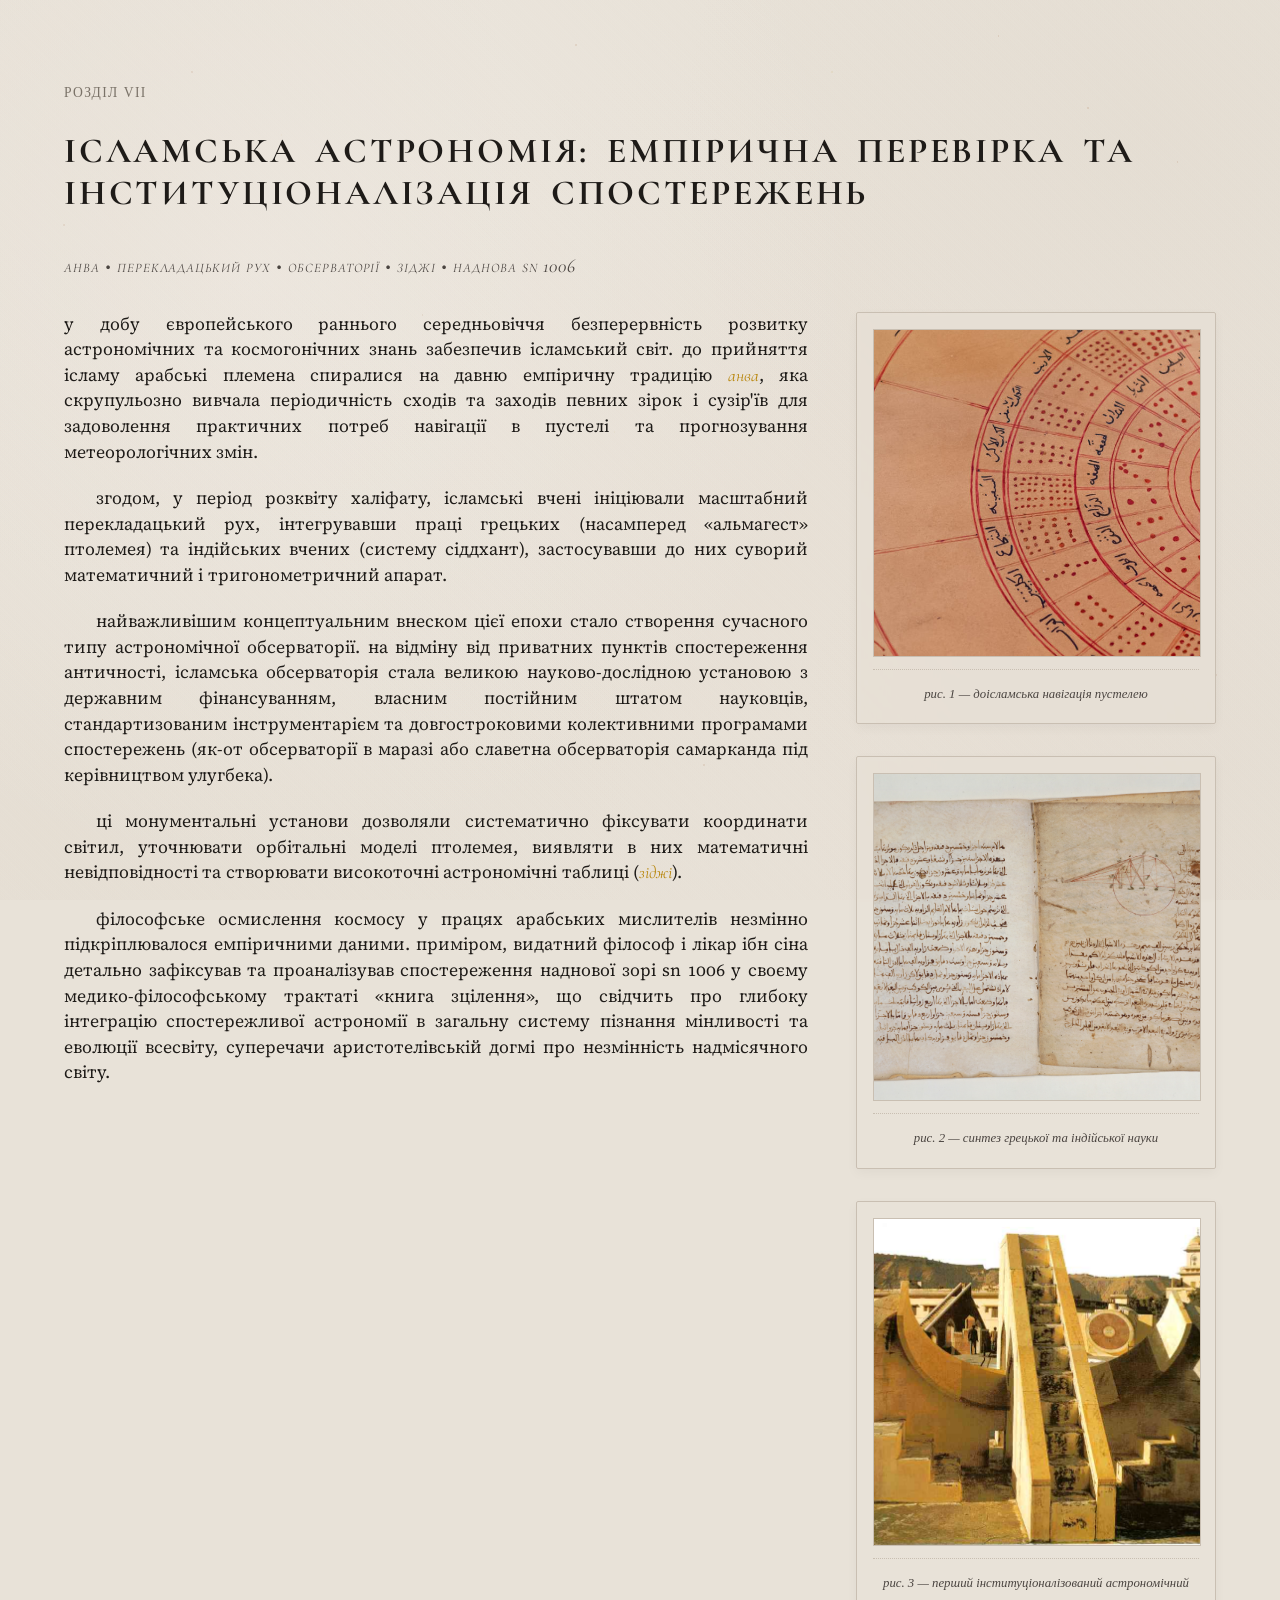
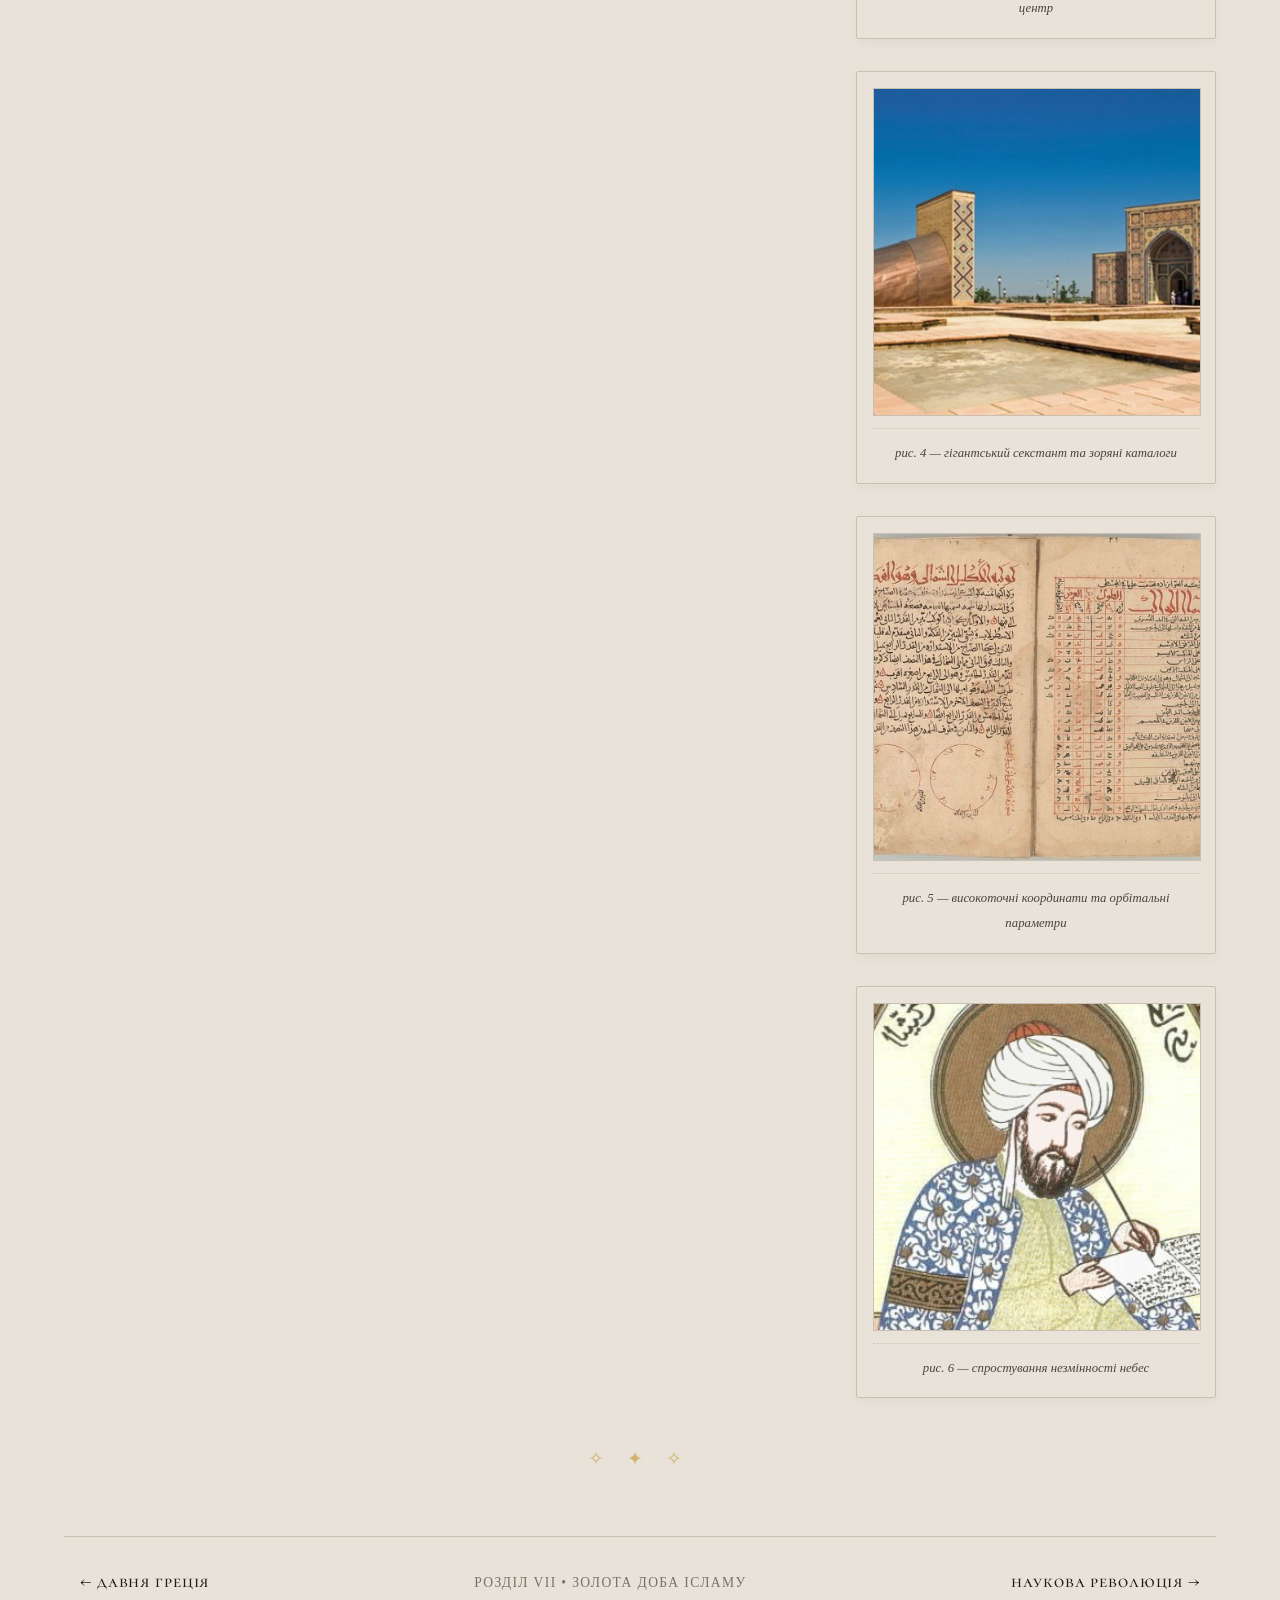
<file: islam.html>
<!DOCTYPE html>
<html lang="uk">
<head>
  <meta charset="UTF-8">
  <meta name="viewport" content="width=device-width, initial-scale=1.0">
  <title>космогонія • ісламська астрономія</title>
  <link rel="stylesheet" href="style.css">
  <style>
    .chapter-layout {
      display: grid;
      grid-template-columns: 1fr 360px;
      gap: 3rem;
      margin: 2rem 0;
    }
    
    .text-content {
      max-width: 100%;
    }
    
    .gallery-sidebar {
      display: flex;
      flex-direction: column;
      gap: 2rem;
    }
    
    .gallery-frame {
      background: rgba(232, 226, 216, 0.3);
      backdrop-filter: blur(2px);
      border: 1px solid var(--rule);
      padding: 1rem;
      border-radius: 2px;
      box-shadow: 0 4px 12px rgba(0, 0, 0, 0.04);
    }
    
    .gallery-placeholder {
      width: 100%;
      aspect-ratio: 1 / 1;
      background: rgba(201, 191, 178, 0.15);
      border: 1px dashed var(--rule);
      display: flex;
      flex-direction: column;
      align-items: center;
      justify-content: center;
      color: var(--ink-faint);
      font-family: 'Cormorant Garamond', serif;
      font-style: italic;
      font-size: 0.85rem;
      text-align: center;
      padding: 1rem;
      transition: all 0.2s ease;
    }
    
    .gallery-placeholder::before {
      content: '☾';
      display: block;
      font-size: 2.5rem;
      margin-bottom: 0.5rem;
      color: var(--accent-gold);
      opacity: 0.6;
      font-style: normal;
    }
    
    .gallery-caption {
      margin-top: 0.75rem;
      font-family: 'Old Standard TT', serif;
      font-size: 0.8rem;
      color: var(--ink-light);
      text-align: center;
      font-style: italic;
      border-top: 1px dotted var(--rule);
      padding-top: 0.75rem;
    }
    
    .chapter-title {
      margin-bottom: 2rem;
    }
    
    .chapter-title h1 {
      text-align: left;
      border-bottom: none;
      margin-top: 0;
      padding-bottom: 0;
      font-size: 2.2rem;
    }
    
    .chapter-title h1::after {
      display: none;
    }
    
    .subtitle {
      font-family: 'Cormorant Garamond', serif;
      font-size: 1.2rem;
      font-style: italic;
      color: var(--ink-light);
      margin-top: -0.5rem;
      margin-bottom: 2rem;
      text-transform: lowercase;
      font-variant: small-caps;
      letter-spacing: 0.05em;
    }
    
    .chapter-nav {
      display: flex;
      justify-content: space-between;
      align-items: center;
      margin-top: 4rem;
      padding-top: 1.5rem;
      border-top: 1px solid var(--rule);
    }
    
    .nav-button {
      font-family: 'Cormorant Garamond', serif;
      font-size: 1.1rem;
      font-weight: 500;
      text-transform: lowercase;
      font-variant: small-caps;
      letter-spacing: 0.05em;
      color: var(--ink);
      text-decoration: none;
      border-bottom: 1px dotted var(--accent-gold);
      transition: all 0.2s ease;
      padding: 0.5rem 1rem;
    }
    
    .nav-button:hover {
      color: var(--accent);
      border-bottom: 1px solid var(--accent);
      background: rgba(184, 134, 11, 0.04);
    }
    
    .chapter-indicator {
      font-family: 'Old Standard TT', serif;
      font-size: 0.85rem;
      color: var(--ink-faint);
      text-transform: uppercase;
      letter-spacing: 0.1em;
    }
    
    .nav-buttons {
      display: flex;
      gap: 1rem;
    }
    
    .pull-quote {
      margin: 2rem 0;
      padding: 1rem 2rem;
      background: rgba(232, 226, 216, 0.2);
      border-left: 3px solid var(--accent);
      font-style: italic;
    }
    
    .arabic {
      font-family: 'Cormorant Garamond', serif;
      font-style: italic;
      color: var(--accent-gold);
    }
    
    @media (max-width: 800px) {
      .chapter-layout {
        grid-template-columns: 1fr;
        gap: 2rem;
      }
      
      .gallery-sidebar {
        display: grid;
        grid-template-columns: repeat(auto-fit, minmax(200px, 1fr));
        gap: 1rem;
      }
      
      .chapter-title h1 {
        font-size: 1.8rem;
      }
    }
  </style>
</head>
<body>

<main>
  <div class="chapter-title">
    <p class="chapter-indicator">розділ vii</p>
    <h1>ісламська астрономія: емпірична перевірка та інституціоналізація спостережень</h1>
    <div class="subtitle">анва • перекладацький рух • обсерваторії • зіджі • наднова sn 1006</div>
  </div>

  <div class="chapter-layout">
    <div class="text-content">
      <p>у добу європейського раннього середньовіччя безперервність розвитку астрономічних та космогонічних знань забезпечив ісламський світ. до прийняття ісламу арабські племена спиралися на давню емпіричну традицію <span class="arabic">анва</span>, яка скрупульозно вивчала періодичність сходів та заходів певних зірок і сузір'їв для задоволення практичних потреб навігації в пустелі та прогнозування метеорологічних змін.</p>
      
      <p>згодом, у період розквіту халіфату, ісламські вчені ініціювали масштабний перекладацький рух, інтегрувавши праці грецьких (насамперед «альмагест» птолемея) та індійських вчених (систему сіддхант), застосувавши до них суворий математичний і тригонометричний апарат.</p>
      
      <p>найважливішим концептуальним внеском цієї епохи стало створення сучасного типу астрономічної обсерваторії. на відміну від приватних пунктів спостереження античності, ісламська обсерваторія стала великою науково-дослідною установою з державним фінансуванням, власним постійним штатом науковців, стандартизованим інструментарієм та довгостроковими колективними програмами спостережень (як-от обсерваторії в маразі або славетна обсерваторія самарканда під керівництвом улугбека).</p>
      
      <p>ці монументальні установи дозволяли систематично фіксувати координати світил, уточнювати орбітальні моделі птолемея, виявляти в них математичні невідповідності та створювати високоточні астрономічні таблиці (<span class="arabic">зіджі</span>).</p>
      
      <p>філософське осмислення космосу у працях арабських мислителів незмінно підкріплювалося емпіричними даними. приміром, видатний філософ і лікар ібн сіна детально зафіксував та проаналізував спостереження наднової зорі sn 1006 у своєму медико-філософському трактаті «книга зцілення», що свідчить про глибоку інтеграцію спостережливої астрономії в загальну систему пізнання мінливості та еволюції всесвіту, суперечачи аристотелівській догмі про незмінність надмісячного світу.</p>
    </div>
    
    <aside class="gallery-sidebar">
      <div class="gallery-frame">
        <img src="fig17.jpg" alt="традиція анва — сходи та заходи зірок" class="gallery-image" style="width: 100%; aspect-ratio: 1 / 1; object-fit: cover; display: block; border: 1px solid var(--rule);">
        <div class="gallery-caption">рис. 1 — доісламська навігація пустелею</div>
      </div>
      
      <div class="gallery-frame">
        <img src="fig18.jpg" alt="перекладацький рух — альмагест та сіддханти" class="gallery-image" style="width: 100%; aspect-ratio: 1 / 1; object-fit: cover; display: block; border: 1px solid var(--rule);">
        <div class="gallery-caption">рис. 2 — синтез грецької та індійської науки</div>
      </div>
      
      <div class="gallery-frame">
        <img src="fig19.jpg" alt="обсерваторія мараги" class="gallery-image" style="width: 100%; aspect-ratio: 1 / 1; object-fit: cover; display: block; border: 1px solid var(--rule);">
        <div class="gallery-caption">рис. 3 — перший інституціоналізований астрономічний центр</div>
      </div>
      
      <div class="gallery-frame">
        <img src="fig20.jpg" alt="обсерваторія улугбека в самарканді" class="gallery-image" style="width: 100%; aspect-ratio: 1 / 1; object-fit: cover; display: block; border: 1px solid var(--rule);">
        <div class="gallery-caption">рис. 4 — гігантський секстант та зоряні каталоги</div>
      </div>
      
      <div class="gallery-frame">
        <img src="fig21.jpg" alt="зіджі — астрономічні таблиці" class="gallery-image" style="width: 100%; aspect-ratio: 1 / 1; object-fit: cover; display: block; border: 1px solid var(--rule);">
        <div class="gallery-caption">рис. 5 — високоточні координати та орбітальні параметри</div>
      </div>
      
      <div class="gallery-frame">
        <img src="fig22.jpg" alt="наднова sn 1006 — спостереження ібн сіни" class="gallery-image" style="width: 100%; aspect-ratio: 1 / 1; object-fit: cover; display: block; border: 1px solid var(--rule);">
        <div class="gallery-caption">рис. 6 — спростування незмінності небес</div>
      </div>
    </aside>
  </div>
  
  <div class="section-ornament">✧ ✦ ✧</div>

  <nav class="chapter-nav">
    <div class="nav-buttons">
      <a href="greece.html" class="nav-button">← давня греція</a>
    </div>
    <span class="chapter-indicator">розділ vii • золота доба ісламу</span>
    <div class="nav-buttons">
      <a href="revolution.html" class="nav-button">наукова революція →</a>
    </div>
  </nav>
</main>

</body>
</html>
</file>
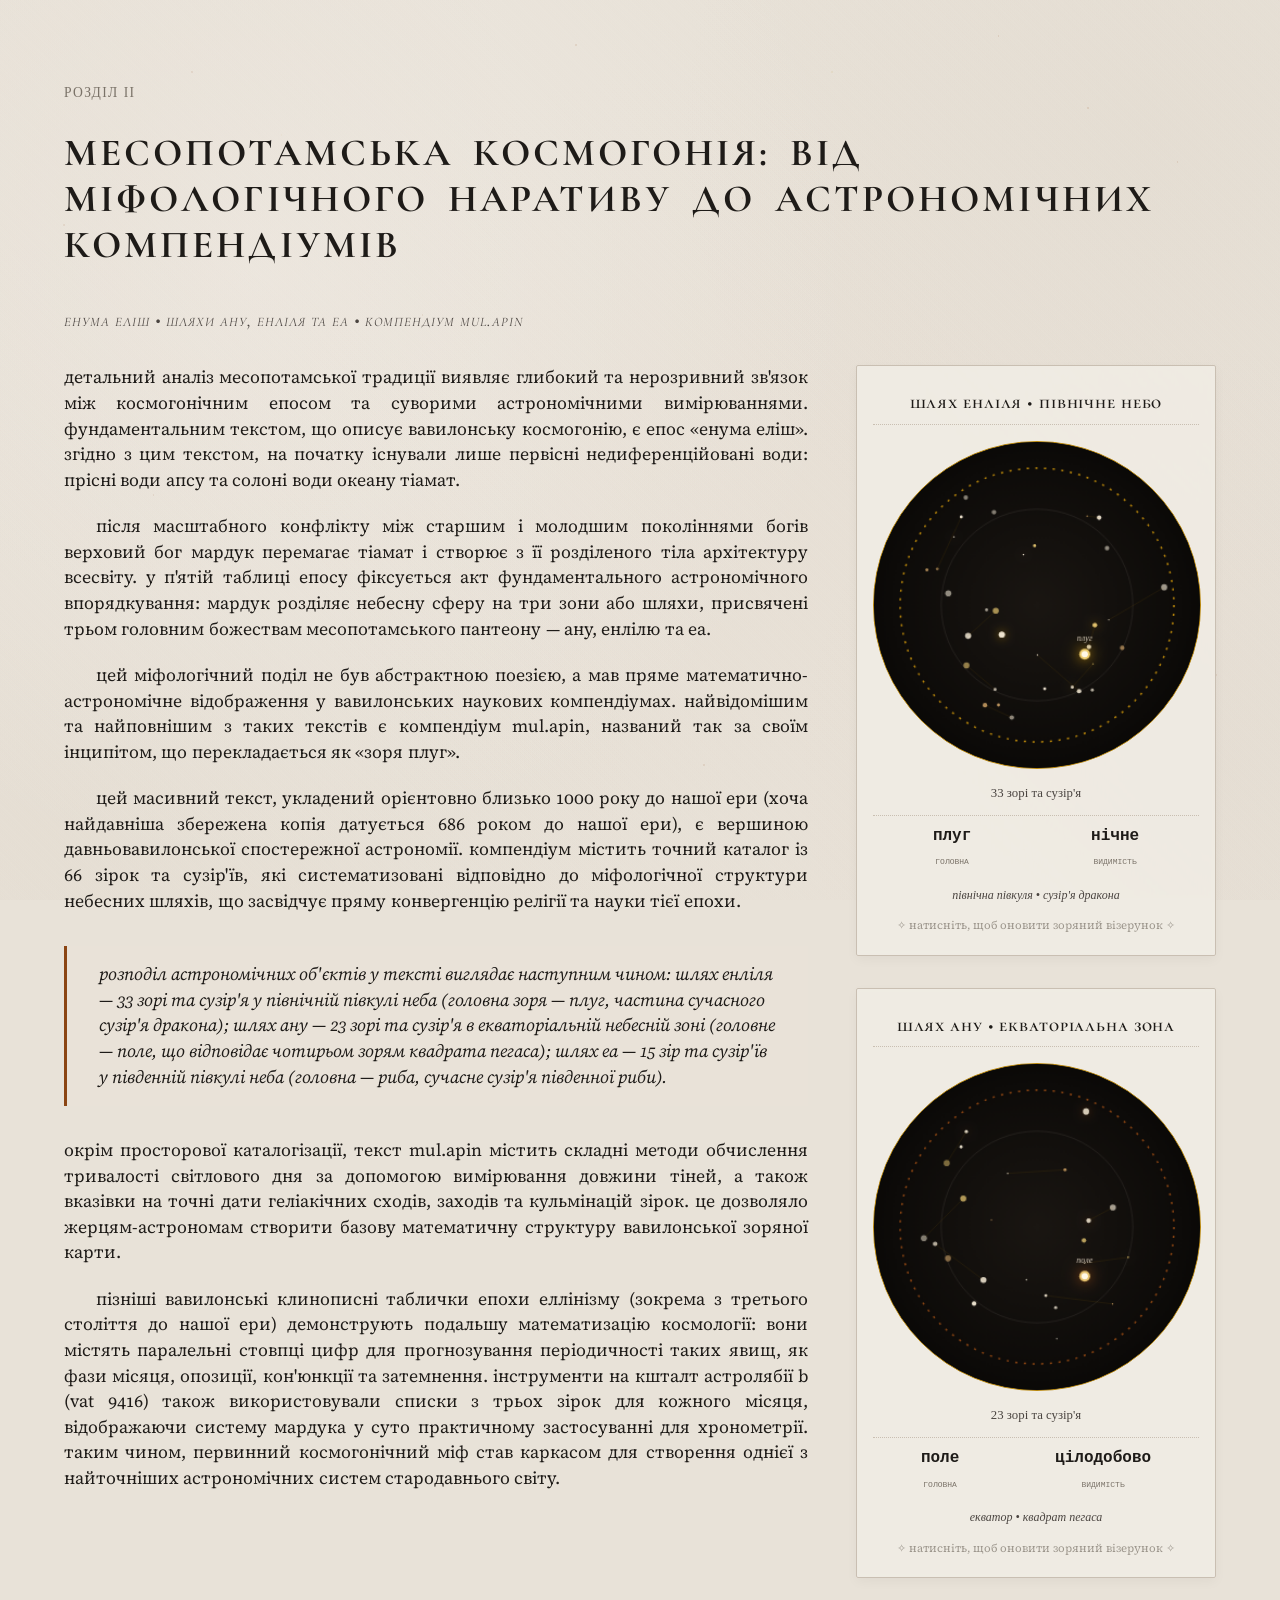
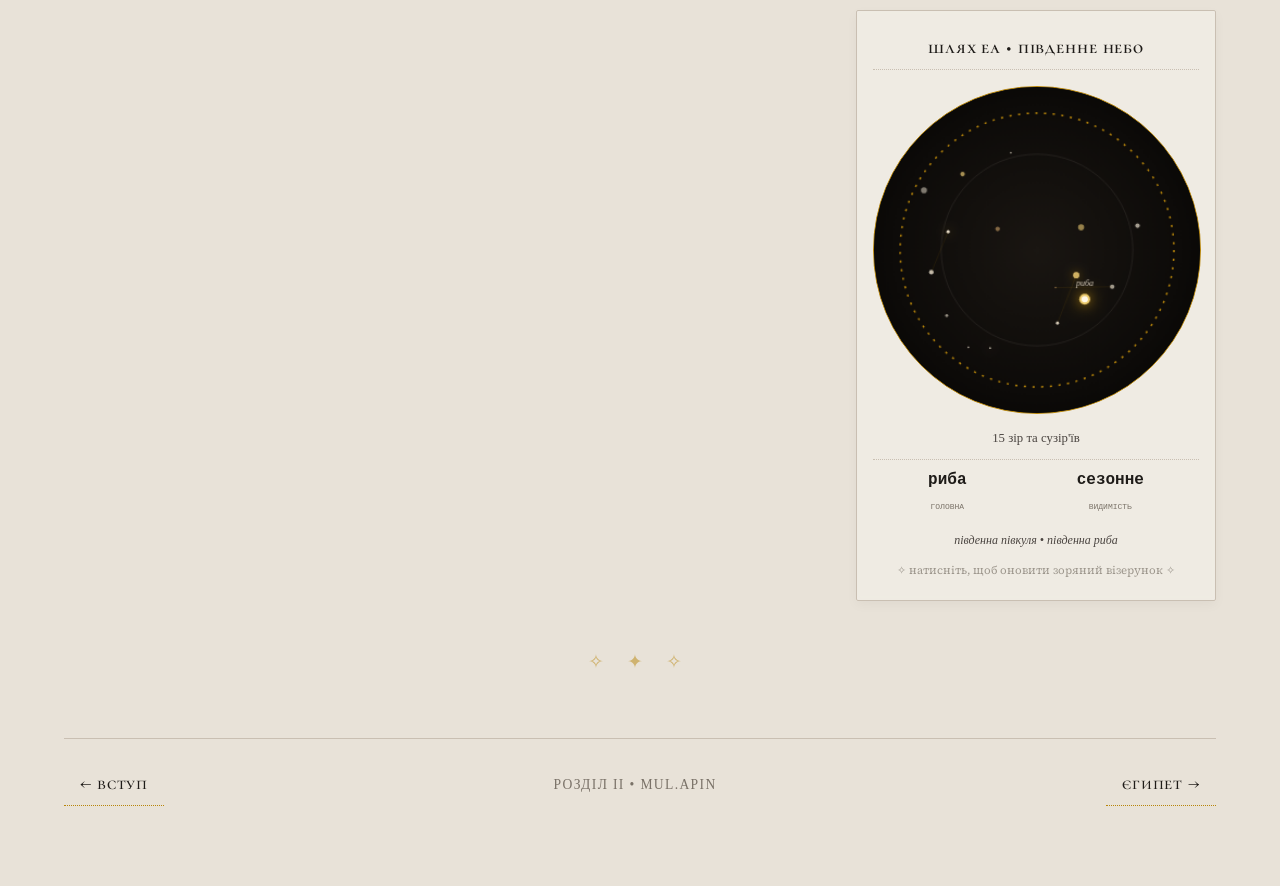
<file: mesopotamia.html>
<!DOCTYPE html>
<html lang="uk">
<head>
  <meta charset="UTF-8">
  <meta name="viewport" content="width=device-width, initial-scale=1.0">
  <title>космогонія • месопотамія</title>
  <link rel="stylesheet" href="style.css">
  <style>
    .chapter-layout {
      display: grid;
      grid-template-columns: 1fr 360px;
      gap: 3rem;
      margin: 2rem 0;
    }
    
    .text-content {
      max-width: 100%;
    }
    
    .simulation-sidebar {
      display: flex;
      flex-direction: column;
      gap: 2rem;
    }
    
    .simulation-frame {
      background: rgba(243, 239, 232, 0.7);
      backdrop-filter: blur(2px);
      border: 1px solid var(--rule);
      padding: 1.5rem 1rem 1rem 1rem;
      border-radius: 2px;
      box-shadow: 0 4px 12px rgba(0, 0, 0, 0.04);
    }
    
    .simulation-title {
      font-family: 'Cormorant Garamond', serif;
      font-size: 1.1rem;
      font-weight: 600;
      text-align: center;
      margin-bottom: 1rem;
      color: var(--ink);
      text-transform: lowercase;
      font-variant: small-caps;
      letter-spacing: 0.05em;
      border-bottom: 1px dotted var(--rule);
      padding-bottom: 0.5rem;
    }
    
    .simulation-canvas {
      display: block;
      width: 100%;
      aspect-ratio: 1 / 1;
      background: radial-gradient(circle at center, rgba(30, 27, 24, 0.95) 0%, rgba(20, 18, 16, 1) 100%);
      border-radius: 50%;
      cursor: pointer;
      transition: box-shadow 0.3s ease;
      border: 1px solid var(--accent-gold);
      margin-bottom: 0.75rem;
    }
    
    .simulation-canvas:hover {
      box-shadow: 0 0 20px rgba(184, 134, 11, 0.2);
    }
    
    .simulation-info {
      font-family: 'Old Standard TT', serif;
      font-size: 0.8rem;
      color: var(--ink-light);
      text-align: center;
      margin-bottom: 0.5rem;
    }
    
    .simulation-stats {
      display: flex;
      justify-content: space-around;
      font-family: 'Old Standard TT', monospace;
      font-size: 0.75rem;
      color: var(--accent-gold);
      margin-top: 0.5rem;
      padding-top: 0.5rem;
      border-top: 1px dotted var(--rule);
    }
    
    .stat-item {
      text-align: center;
    }
    
    .stat-value {
      font-size: 1rem;
      font-weight: 600;
      color: var(--ink);
    }
    
    .stat-label {
      text-transform: lowercase;
      font-variant: small-caps;
      color: var(--ink-faint);
    }
    
    .simulation-caption {
      margin-top: 0.5rem;
      font-family: 'Old Standard TT', serif;
      font-size: 0.75rem;
      color: var(--ink-light);
      text-align: center;
      font-style: italic;
    }
    
    .control-hint {
      font-size: 0.7rem;
      color: var(--ink-faint);
      text-align: center;
      margin-top: 0.3rem;
      opacity: 0.7;
    }
    
    .chapter-title {
      margin-bottom: 2rem;
    }
    
    .chapter-title h1 {
      text-align: left;
      border-bottom: none;
      margin-top: 0;
      padding-bottom: 0;
      font-size: 2.4rem;
    }
    
    .chapter-title h1::after {
      display: none;
    }
    
    .subtitle {
      font-family: 'Cormorant Garamond', serif;
      font-size: 1.2rem;
      font-style: italic;
      color: var(--ink-light);
      margin-top: -0.5rem;
      margin-bottom: 2rem;
      text-transform: lowercase;
      font-variant: small-caps;
      letter-spacing: 0.05em;
    }
    
    .chapter-nav {
      display: flex;
      justify-content: space-between;
      align-items: center;
      margin-top: 4rem;
      padding-top: 1.5rem;
      border-top: 1px solid var(--rule);
    }
    
    .nav-button {
      font-family: 'Cormorant Garamond', serif;
      font-size: 1.1rem;
      font-weight: 500;
      text-transform: lowercase;
      font-variant: small-caps;
      letter-spacing: 0.05em;
      color: var(--ink);
      text-decoration: none;
      border-bottom: 1px dotted var(--accent-gold);
      transition: all 0.2s ease;
      padding: 0.5rem 1rem;
    }
    
    .nav-button:hover {
      color: var(--accent);
      border-bottom: 1px solid var(--accent);
      background: rgba(184, 134, 11, 0.04);
    }
    
    .chapter-indicator {
      font-family: 'Old Standard TT', serif;
      font-size: 0.85rem;
      color: var(--ink-faint);
      text-transform: uppercase;
      letter-spacing: 0.1em;
    }
    
    .nav-buttons {
      display: flex;
      gap: 1rem;
    }
    
    .pull-quote {
      margin: 2rem 0;
      padding: 1rem 2rem;
      background: rgba(232, 226, 216, 0.2);
      border-left: 3px solid var(--accent);
      font-style: italic;
    }
    
    @media (max-width: 800px) {
      .chapter-layout {
        grid-template-columns: 1fr;
        gap: 2rem;
      }
      
      .simulation-sidebar {
        display: grid;
        grid-template-columns: repeat(auto-fit, minmax(250px, 1fr));
        gap: 1rem;
      }
      
      .chapter-title h1 {
        font-size: 1.8rem;
      }
    }
  </style>
</head>
<body>

<main>
  <div class="chapter-title">
    <p class="chapter-indicator">розділ ii</p>
    <h1>месопотамська космогонія: від міфологічного наративу до астрономічних компендіумів</h1>
    <div class="subtitle">енума еліш • шляхи ану, енліля та еа • компендіум mul.apin</div>
  </div>

  <div class="chapter-layout">
    <div class="text-content">
      <p>детальний аналіз месопотамської традиції виявляє глибокий та нерозривний зв'язок між космогонічним епосом та суворими астрономічними вимірюваннями. фундаментальним текстом, що описує вавилонську космогонію, є епос «енума еліш». згідно з цим текстом, на початку існували лише первісні недиференційовані води: прісні води апсу та солоні води океану тіамат.</p>
      
      <p>після масштабного конфлікту між старшим і молодшим поколіннями богів верховий бог мардук перемагає тіамат і створює з її розділеного тіла архітектуру всесвіту. у п'ятій таблиці епосу фіксується акт фундаментального астрономічного впорядкування: мардук розділяє небесну сферу на три зони або шляхи, присвячені трьом головним божествам месопотамського пантеону — ану, енлілю та еа.</p>
      
      <p>цей міфологічний поділ не був абстрактною поезією, а мав пряме математично-астрономічне відображення у вавилонських наукових компендіумах. найвідомішим та найповнішим з таких текстів є компендіум mul.apin, названий так за своїм інципітом, що перекладається як «зоря плуг».</p>
      
      <p>цей масивний текст, укладений орієнтовно близько 1000 року до нашої ери (хоча найдавніша збережена копія датується 686 роком до нашої ери), є вершиною давньовавилонської спостережної астрономії. компендіум містить точний каталог із 66 зірок та сузір'їв, які систематизовані відповідно до міфологічної структури небесних шляхів, що засвідчує пряму конвергенцію релігії та науки тієї епохи.</p>
      
      <div class="pull-quote">
        розподіл астрономічних об'єктів у тексті виглядає наступним чином: шлях енліля — 33 зорі та сузір'я у північній півкулі неба (головна зоря — плуг, частина сучасного сузір'я дракона); шлях ану — 23 зорі та сузір'я в екваторіальній небесній зоні (головне — поле, що відповідає чотирьом зорям квадрата пегаса); шлях еа — 15 зір та сузір'їв у південній півкулі неба (головна — риба, сучасне сузір'я південної риби).
      </div>
      
      <p>окрім просторової каталогізації, текст mul.apin містить складні методи обчислення тривалості світлового дня за допомогою вимірювання довжини тіней, а також вказівки на точні дати геліакічних сходів, заходів та кульмінацій зірок. це дозволяло жерцям-астрономам створити базову математичну структуру вавилонської зоряної карти.</p>
      
      <p>пізніші вавилонські клинописні таблички епохи еллінізму (зокрема з третього століття до нашої ери) демонструють подальшу математизацію космології: вони містять паралельні стовпці цифр для прогнозування періодичності таких явищ, як фази місяця, опозиції, кон'юнкції та затемнення. інструменти на кшталт астролябії b (vat 9416) також використовували списки з трьох зірок для кожного місяця, відображаючи систему мардука у суто практичному застосуванні для хронометрії. таким чином, первинний космогонічний міф став каркасом для створення однієї з найточніших астрономічних систем стародавнього світу.</p>
    </div>
    
    <aside class="simulation-sidebar">
      <div class="simulation-frame">
        <div class="simulation-title">шлях енліля • північне небо</div>
        <canvas id="canvas-enlil" class="simulation-canvas" width="300" height="300"></canvas>
        <div class="simulation-info">
          <span id="enlil-star-count">33</span> зорі та сузір'я
        </div>
        <div class="simulation-stats">
          <div class="stat-item">
            <div class="stat-value" id="enlil-brightest">плуг</div>
            <div class="stat-label">головна</div>
          </div>
          <div class="stat-item">
            <div class="stat-value" id="enlil-visible">нічне</div>
            <div class="stat-label">видимість</div>
          </div>
        </div>
        <div class="simulation-caption">північна півкуля • сузір'я дракона</div>
        <div class="control-hint">✧ натисніть, щоб оновити зоряний візерунок ✧</div>
      </div>
      
      <div class="simulation-frame">
        <div class="simulation-title">шлях ану • екваторіальна зона</div>
        <canvas id="canvas-anu" class="simulation-canvas" width="300" height="300"></canvas>
        <div class="simulation-info">
          <span id="anu-star-count">23</span> зорі та сузір'я
        </div>
        <div class="simulation-stats">
          <div class="stat-item">
            <div class="stat-value" id="anu-brightest">поле</div>
            <div class="stat-label">головна</div>
          </div>
          <div class="stat-item">
            <div class="stat-value" id="anu-visible">цілодобово</div>
            <div class="stat-label">видимість</div>
          </div>
        </div>
        <div class="simulation-caption">екватор • квадрат пегаса</div>
        <div class="control-hint">✧ натисніть, щоб оновити зоряний візерунок ✧</div>
      </div>
      
      <div class="simulation-frame">
        <div class="simulation-title">шлях еа • південне небо</div>
        <canvas id="canvas-ea" class="simulation-canvas" width="300" height="300"></canvas>
        <div class="simulation-info">
          <span id="ea-star-count">15</span> зір та сузір'їв
        </div>
        <div class="simulation-stats">
          <div class="stat-item">
            <div class="stat-value" id="ea-brightest">риба</div>
            <div class="stat-label">головна</div>
          </div>
          <div class="stat-item">
            <div class="stat-value" id="ea-visible">сезонне</div>
            <div class="stat-label">видимість</div>
          </div>
        </div>
        <div class="simulation-caption">південна півкуля • південна риба</div>
        <div class="control-hint">✧ натисніть, щоб оновити зоряний візерунок ✧</div>
      </div>
    </aside>
  </div>
  
  <div class="section-ornament">✧ ✦ ✧</div>

  <nav class="chapter-nav">
    <div class="nav-buttons">
      <a href="index.html" class="nav-button">← вступ</a>
    </div>
    <span class="chapter-indicator">розділ ii • mul.apin</span>
    <div class="nav-buttons">
      <a href="egypt.html" class="nav-button">єгипет →</a>
    </div>
  </nav>
</main>

<script>
  (function() {
    'use strict';
    
    // конфігурація для трьох небесних шляхів
    const paths = [
      { id: 'enlil', starCount: 33, brightStar: 'плуг', visible: 'нічне', color: '#c9bfb2', accentColor: '#b8860b' },
      { id: 'anu', starCount: 23, brightStar: 'поле', visible: 'цілодобово', color: '#d4c9b8', accentColor: '#8b4513' },
      { id: 'ea', starCount: 15, brightStar: 'риба', visible: 'сезонне', color: '#bfb4a4', accentColor: '#b8860b' }
    ];
    
    // функція для малювання зоряного неба на canvas
    function drawSkyPath(canvasId, config) {
      const canvas = document.getElementById(canvasId);
      if (!canvas) return;
      
      const ctx = canvas.getContext('2d');
      const width = canvas.width;
      const height = canvas.height;
      const centerX = width / 2;
      const centerY = height / 2;
      const radius = Math.min(width, height) * 0.42;
      
      // очищення
      ctx.clearRect(0, 0, width, height);
      
      // фон — глибоке небо з градієнтом
      const gradient = ctx.createRadialGradient(centerX, centerY, 0, centerX, centerY, radius * 1.5);
      gradient.addColorStop(0, '#1a1612');
      gradient.addColorStop(0.7, '#0d0b09');
      gradient.addColorStop(1, '#050403');
      ctx.fillStyle = gradient;
      ctx.beginPath();
      ctx.arc(centerX, centerY, radius * 1.3, 0, Math.PI * 2);
      ctx.fill();
      
      // небесне коло (межа шляху)
      ctx.strokeStyle = config.accentColor;
      ctx.lineWidth = 1.5;
      ctx.setLineDash([2, 6]);
      ctx.beginPath();
      ctx.arc(centerX, centerY, radius, 0, Math.PI * 2);
      ctx.stroke();
      ctx.setLineDash([]);
      
      // внутрішнє коло
      ctx.strokeStyle = 'rgba(201, 191, 178, 0.2)';
      ctx.lineWidth = 0.5;
      ctx.beginPath();
      ctx.arc(centerX, centerY, radius * 0.7, 0, Math.PI * 2);
      ctx.stroke();
      
      // малюємо зорі
      const starPositions = [];
      for (let i = 0; i < config.starCount; i++) {
        // випадковий кут та відстань від центру (але в межах кола)
        const angle = (i * 1.7 + Math.random() * 2) * Math.PI * 2 / config.starCount;
        const dist = radius * (0.3 + Math.random() * 0.65);
        const x = centerX + Math.cos(angle) * dist;
        const y = centerY + Math.sin(angle) * dist;
        
        // розмір зорі залежить від позиції
        const size = 1 + Math.floor(Math.random() * 4);
        const brightness = 0.5 + Math.random() * 0.5;
        
        // колір зорі — від теплого білого до золотавого
        const starColor = i % 7 === 0 ? '#e8c872' : (i % 5 === 0 ? '#d4a76a' : '#f0e6d3');
        
        ctx.fillStyle = starColor;
        ctx.globalAlpha = brightness;
        ctx.beginPath();
        ctx.arc(x, y, size * 0.7, 0, Math.PI * 2);
        ctx.fill();
        
        // деякі зорі мають ореол
        if (i % 11 === 0 || i % 13 === 0) {
          ctx.shadowColor = config.accentColor;
          ctx.shadowBlur = 8;
          ctx.fill();
          ctx.shadowBlur = 0;
        }
        
        starPositions.push({ x, y, size, brightness });
      }
      
      ctx.globalAlpha = 1.0;
      
      // головна зоря (найяскравіша, ближче до центру або на видному місці)
      const mainStarAngle = 0.8;
      const mainStarDist = radius * 0.5;
      const mainX = centerX + Math.cos(mainStarAngle) * mainStarDist;
      const mainY = centerY + Math.sin(mainStarAngle) * mainStarDist;
      
      // ореол головної зорі
      ctx.shadowColor = config.accentColor;
      ctx.shadowBlur = 15;
      ctx.fillStyle = '#f5d67a';
      ctx.beginPath();
      ctx.arc(mainX, mainY, 5, 0, Math.PI * 2);
      ctx.fill();
      
      ctx.shadowBlur = 8;
      ctx.fillStyle = '#fff8e7';
      ctx.beginPath();
      ctx.arc(mainX, mainY, 3, 0, Math.PI * 2);
      ctx.fill();
      ctx.shadowBlur = 0;
      
      // додаємо кілька сузір'їв (лінії між зорями)
      ctx.strokeStyle = 'rgba(184, 134, 11, 0.2)';
      ctx.lineWidth = 0.5;
      for (let i = 0; i < starPositions.length - 1; i += 3) {
        const s1 = starPositions[i];
        const s2 = starPositions[(i + 1) % starPositions.length];
        if (s1 && s2) {
          const dist = Math.sqrt(Math.pow(s1.x - s2.x, 2) + Math.pow(s1.y - s2.y, 2));
          if (dist < radius * 0.5) {
            ctx.beginPath();
            ctx.moveTo(s1.x, s1.y);
            ctx.lineTo(s2.x, s2.y);
            ctx.stroke();
          }
        }
      }
      
      // підпис головної зорі
      ctx.font = 'italic 8px "Old Standard TT", serif';
      ctx.fillStyle = '#d4c9b8';
      ctx.textAlign = 'center';
      ctx.fillText(config.brightStar, mainX, mainY - 12);
      
      // кількість зір у кутку
      ctx.font = '10px "Cormorant Garamond", serif';
      ctx.fillStyle = '#7a7268';
      ctx.fillText('✧ ' + config.starCount, width - 25, height - 10);
    }
    
    // ініціалізація всіх трьох полотен
    function initAllCanvases() {
      drawSkyPath('canvas-enlil', paths[0]);
      drawSkyPath('canvas-anu', paths[1]);
      drawSkyPath('canvas-ea', paths[2]);
    }
    
    // додаємо обробники кліку для оновлення
    document.getElementById('canvas-enlil').addEventListener('click', function() {
      drawSkyPath('canvas-enlil', paths[0]);
    });
    
    document.getElementById('canvas-anu').addEventListener('click', function() {
      drawSkyPath('canvas-anu', paths[1]);
    });
    
    document.getElementById('canvas-ea').addEventListener('click', function() {
      drawSkyPath('canvas-ea', paths[2]);
    });
    
    // початкове малювання
    initAllCanvases();
    
    // оновлення при зміні розміру вікна (якщо canvas масштабується)
    window.addEventListener('resize', function() {
      initAllCanvases();
    });
  })();
</script>

</body>
</html>
</file>
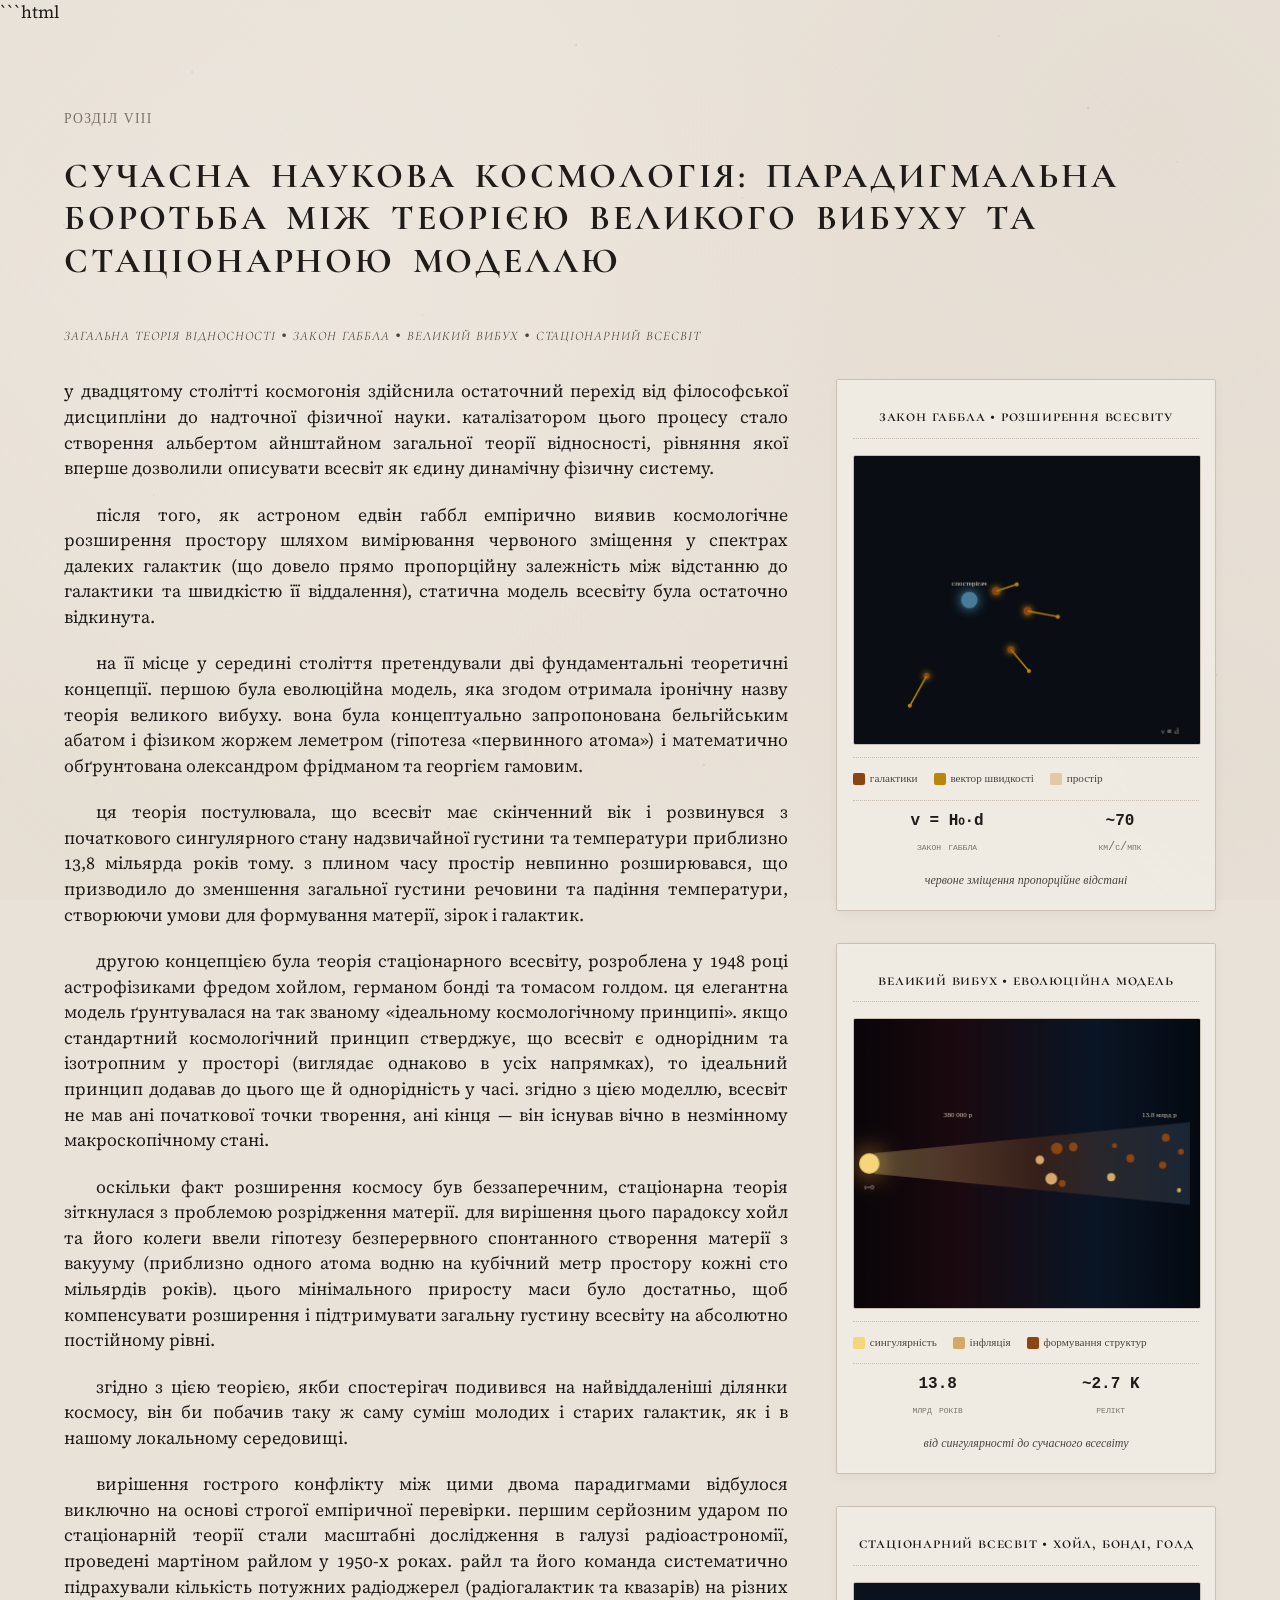
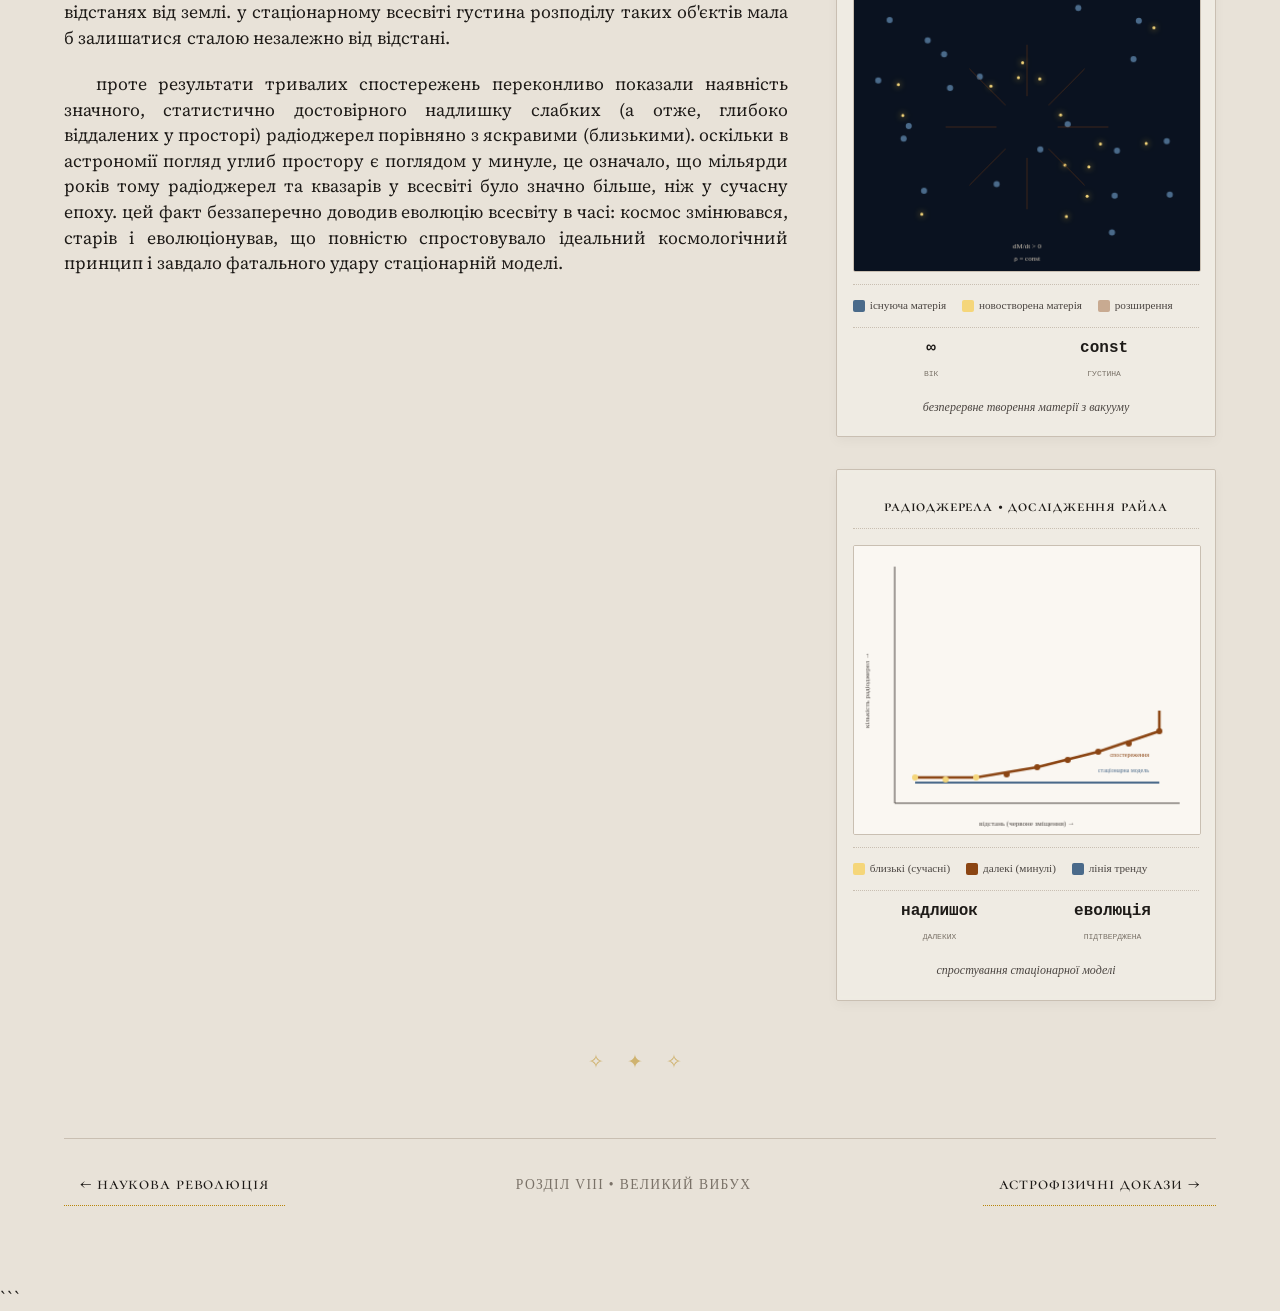
<file: modernity.html>
```html
<!DOCTYPE html>
<html lang="uk">
<head>
  <meta charset="UTF-8">
  <meta name="viewport" content="width=device-width, initial-scale=1.0">
  <title>космогонія • сучасна космологія</title>
  <link rel="stylesheet" href="style.css">
  <style>
    .chapter-layout {
      display: grid;
      grid-template-columns: 1fr 380px;
      gap: 3rem;
      margin: 2rem 0;
    }
    
    .text-content {
      max-width: 100%;
    }
    
    .schemes-sidebar {
      display: flex;
      flex-direction: column;
      gap: 2rem;
    }
    
    .scheme-frame {
      background: rgba(243, 239, 232, 0.7);
      backdrop-filter: blur(2px);
      border: 1px solid var(--rule);
      padding: 1.5rem 1rem 1rem 1rem;
      border-radius: 2px;
      box-shadow: 0 4px 12px rgba(0, 0, 0, 0.04);
    }
    
    .scheme-title {
      font-family: 'Cormorant Garamond', serif;
      font-size: 1rem;
      font-weight: 600;
      text-align: center;
      margin-bottom: 1rem;
      color: var(--ink);
      text-transform: lowercase;
      font-variant: small-caps;
      letter-spacing: 0.05em;
      border-bottom: 1px dotted var(--rule);
      padding-bottom: 0.5rem;
    }
    
    .scheme-canvas {
      display: block;
      width: 100%;
      aspect-ratio: 1.2 / 1;
      background: #faf7f2;
      border-radius: 2px;
      border: 1px solid var(--rule);
      margin-bottom: 0.75rem;
    }
    
    .scheme-legend {
      display: flex;
      flex-wrap: wrap;
      gap: 0.5rem 1rem;
      margin-top: 0.75rem;
      padding-top: 0.5rem;
      border-top: 1px dotted var(--rule);
      font-family: 'Old Standard TT', serif;
      font-size: 0.7rem;
      color: var(--ink-light);
    }
    
    .legend-item {
      display: flex;
      align-items: center;
      gap: 0.3rem;
    }
    
    .legend-color {
      width: 12px;
      height: 12px;
      border-radius: 2px;
    }
    
    .scheme-caption {
      margin-top: 0.5rem;
      font-family: 'Old Standard TT', serif;
      font-size: 0.75rem;
      color: var(--ink-light);
      text-align: center;
      font-style: italic;
    }
    
    .scheme-stats {
      display: flex;
      justify-content: space-around;
      font-family: 'Old Standard TT', monospace;
      font-size: 0.75rem;
      color: var(--accent-gold);
      margin-top: 0.5rem;
      padding-top: 0.5rem;
      border-top: 1px dotted var(--rule);
    }
    
    .stat-item {
      text-align: center;
    }
    
    .stat-value {
      font-size: 1rem;
      font-weight: 600;
      color: var(--ink);
    }
    
    .stat-label {
      text-transform: lowercase;
      font-variant: small-caps;
      color: var(--ink-faint);
    }
    
    .chapter-title {
      margin-bottom: 2rem;
    }
    
    .chapter-title h1 {
      text-align: left;
      border-bottom: none;
      margin-top: 0;
      padding-bottom: 0;
      font-size: 2.2rem;
    }
    
    .chapter-title h1::after {
      display: none;
    }
    
    .subtitle {
      font-family: 'Cormorant Garamond', serif;
      font-size: 1.2rem;
      font-style: italic;
      color: var(--ink-light);
      margin-top: -0.5rem;
      margin-bottom: 2rem;
      text-transform: lowercase;
      font-variant: small-caps;
      letter-spacing: 0.05em;
    }
    
    .chapter-nav {
      display: flex;
      justify-content: space-between;
      align-items: center;
      margin-top: 4rem;
      padding-top: 1.5rem;
      border-top: 1px solid var(--rule);
    }
    
    .nav-button {
      font-family: 'Cormorant Garamond', serif;
      font-size: 1.1rem;
      font-weight: 500;
      text-transform: lowercase;
      font-variant: small-caps;
      letter-spacing: 0.05em;
      color: var(--ink);
      text-decoration: none;
      border-bottom: 1px dotted var(--accent-gold);
      transition: all 0.2s ease;
      padding: 0.5rem 1rem;
    }
    
    .nav-button:hover {
      color: var(--accent);
      border-bottom: 1px solid var(--accent);
      background: rgba(184, 134, 11, 0.04);
    }
    
    .chapter-indicator {
      font-family: 'Old Standard TT', serif;
      font-size: 0.85rem;
      color: var(--ink-faint);
      text-transform: uppercase;
      letter-spacing: 0.1em;
    }
    
    .nav-buttons {
      display: flex;
      gap: 1rem;
    }
    
    .pull-quote {
      margin: 2rem 0;
      padding: 1rem 2rem;
      background: rgba(232, 226, 216, 0.2);
      border-left: 3px solid var(--accent);
      font-style: italic;
    }
    
    @media (max-width: 800px) {
      .chapter-layout {
        grid-template-columns: 1fr;
        gap: 2rem;
      }
      
      .schemes-sidebar {
        display: grid;
        grid-template-columns: 1fr;
        gap: 1.5rem;
      }
      
      .chapter-title h1 {
        font-size: 1.8rem;
      }
    }
  </style>
</head>
<body>

<main>
  <div class="chapter-title">
    <p class="chapter-indicator">розділ viii</p>
    <h1>сучасна наукова космологія: парадигмальна боротьба між теорією великого вибуху та стаціонарною моделлю</h1>
    <div class="subtitle">загальна теорія відносності • закон габбла • великий вибух • стаціонарний всесвіт</div>
  </div>

  <div class="chapter-layout">
    <div class="text-content">
      <p>у двадцятому столітті космогонія здійснила остаточний перехід від філософської дисципліни до надточної фізичної науки. каталізатором цього процесу стало створення альбертом айнштайном загальної теорії відносності, рівняння якої вперше дозволили описувати всесвіт як єдину динамічну фізичну систему.</p>
      
      <p>після того, як астроном едвін габбл емпірично виявив космологічне розширення простору шляхом вимірювання червоного зміщення у спектрах далеких галактик (що довело прямо пропорційну залежність між відстанню до галактики та швидкістю її віддалення), статична модель всесвіту була остаточно відкинута.</p>
      
      <p>на її місце у середині століття претендували дві фундаментальні теоретичні концепції. першою була еволюційна модель, яка згодом отримала іронічну назву теорія великого вибуху. вона була концептуально запропонована бельгійським абатом і фізиком жоржем леметром (гіпотеза «первинного атома») і математично обґрунтована олександром фрідманом та георгієм гамовим.</p>
      
      <p>ця теорія постулювала, що всесвіт має скінченний вік і розвинувся з початкового сингулярного стану надзвичайної густини та температури приблизно 13,8 мільярда років тому. з плином часу простір невпинно розширювався, що призводило до зменшення загальної густини речовини та падіння температури, створюючи умови для формування матерії, зірок і галактик.</p>
      
      <p>другою концепцією була теорія стаціонарного всесвіту, розроблена у 1948 році астрофізиками фредом хойлом, германом бонді та томасом голдом. ця елегантна модель ґрунтувалася на так званому «ідеальному космологічному принципі». якщо стандартний космологічний принцип стверджує, що всесвіт є однорідним та ізотропним у просторі (виглядає однаково в усіх напрямках), то ідеальний принцип додавав до цього ще й однорідність у часі. згідно з цією моделлю, всесвіт не мав ані початкової точки творення, ані кінця — він існував вічно в незмінному макроскопічному стані.</p>
      
      <p>оскільки факт розширення космосу був беззаперечним, стаціонарна теорія зіткнулася з проблемою розрідження матерії. для вирішення цього парадоксу хойл та його колеги ввели гіпотезу безперервного спонтанного створення матерії з вакууму (приблизно одного атома водню на кубічний метр простору кожні сто мільярдів років). цього мінімального приросту маси було достатньо, щоб компенсувати розширення і підтримувати загальну густину всесвіту на абсолютно постійному рівні.</p>
      
      <p>згідно з цією теорією, якби спостерігач подивився на найвіддаленіші ділянки космосу, він би побачив таку ж саму суміш молодих і старих галактик, як і в нашому локальному середовищі.</p>
      
      <p>вирішення гострого конфлікту між цими двома парадигмами відбулося виключно на основі строгої емпіричної перевірки. першим серйозним ударом по стаціонарній теорії стали масштабні дослідження в галузі радіоастрономії, проведені мартіном райлом у 1950-х роках. райл та його команда систематично підрахували кількість потужних радіоджерел (радіогалактик та квазарів) на різних відстанях від землі. у стаціонарному всесвіті густина розподілу таких об'єктів мала б залишатися сталою незалежно від відстані.</p>
      
      <p>проте результати тривалих спостережень переконливо показали наявність значного, статистично достовірного надлишку слабких (а отже, глибоко віддалених у просторі) радіоджерел порівняно з яскравими (близькими). оскільки в астрономії погляд углиб простору є поглядом у минуле, це означало, що мільярди років тому радіоджерел та квазарів у всесвіті було значно більше, ніж у сучасну епоху. цей факт беззаперечно доводив еволюцію всесвіту в часі: космос змінювався, старів і еволюціонував, що повністю спростовувало ідеальний космологічний принцип і завдало фатального удару стаціонарній моделі.</p>
    </div>
    
    <aside class="schemes-sidebar">
      <div class="scheme-frame">
        <div class="scheme-title">закон габбла • розширення всесвіту</div>
        <canvas id="canvas-hubble" class="scheme-canvas" width="340" height="280"></canvas>
        <div class="scheme-legend">
          <div class="legend-item"><span class="legend-color" style="background: #8b4513;"></span> галактики</div>
          <div class="legend-item"><span class="legend-color" style="background: #b8860b;"></span> вектор швидкості</div>
          <div class="legend-item"><span class="legend-color" style="background: #d4a76a; opacity: 0.5;"></span> простір</div>
        </div>
        <div class="scheme-stats">
          <div class="stat-item">
            <div class="stat-value">v = H₀·d</div>
            <div class="stat-label">закон габбла</div>
          </div>
          <div class="stat-item">
            <div class="stat-value">~70</div>
            <div class="stat-label">км/с/мпк</div>
          </div>
        </div>
        <div class="scheme-caption">червоне зміщення пропорційне відстані</div>
      </div>
      
      <div class="scheme-frame">
        <div class="scheme-title">великий вибух • еволюційна модель</div>
        <canvas id="canvas-bigbang" class="scheme-canvas" width="340" height="280"></canvas>
        <div class="scheme-legend">
          <div class="legend-item"><span class="legend-color" style="background: #f5d67a;"></span> сингулярність</div>
          <div class="legend-item"><span class="legend-color" style="background: #d4a76a;"></span> інфляція</div>
          <div class="legend-item"><span class="legend-color" style="background: #8b4513;"></span> формування структур</div>
        </div>
        <div class="scheme-stats">
          <div class="stat-item">
            <div class="stat-value">13.8</div>
            <div class="stat-label">млрд років</div>
          </div>
          <div class="stat-item">
            <div class="stat-value">~2.7 K</div>
            <div class="stat-label">релікт</div>
          </div>
        </div>
        <div class="scheme-caption">від сингулярності до сучасного всесвіту</div>
      </div>
      
      <div class="scheme-frame">
        <div class="scheme-title">стаціонарний всесвіт • хойл, бонді, голд</div>
        <canvas id="canvas-steady" class="scheme-canvas" width="340" height="280"></canvas>
        <div class="scheme-legend">
          <div class="legend-item"><span class="legend-color" style="background: #4a6a8a;"></span> існуюча матерія</div>
          <div class="legend-item"><span class="legend-color" style="background: #f5d67a;"></span> новостворена матерія</div>
          <div class="legend-item"><span class="legend-color" style="background: #8b4513; opacity: 0.4;"></span> розширення</div>
        </div>
        <div class="scheme-stats">
          <div class="stat-item">
            <div class="stat-value">∞</div>
            <div class="stat-label">вік</div>
          </div>
          <div class="stat-item">
            <div class="stat-value">const</div>
            <div class="stat-label">густина</div>
          </div>
        </div>
        <div class="scheme-caption">безперервне творення матерії з вакууму</div>
      </div>
      
      <div class="scheme-frame">
        <div class="scheme-title">радіоджерела • дослідження райла</div>
        <canvas id="canvas-ryle" class="scheme-canvas" width="340" height="280"></canvas>
        <div class="scheme-legend">
          <div class="legend-item"><span class="legend-color" style="background: #f5d67a;"></span> близькі (сучасні)</div>
          <div class="legend-item"><span class="legend-color" style="background: #8b4513;"></span> далекі (минулі)</div>
          <div class="legend-item"><span class="legend-color" style="background: #4a6a8a;"></span> лінія тренду</div>
        </div>
        <div class="scheme-stats">
          <div class="stat-item">
            <div class="stat-value">надлишок</div>
            <div class="stat-label">далеких</div>
          </div>
          <div class="stat-item">
            <div class="stat-value">еволюція</div>
            <div class="stat-label">підтверджена</div>
          </div>
        </div>
        <div class="scheme-caption">спростування стаціонарної моделі</div>
      </div>
    </aside>
  </div>
  
  <div class="section-ornament">✧ ✦ ✧</div>

  <nav class="chapter-nav">
    <div class="nav-buttons">
      <a href="revolution.html" class="nav-button">← наукова революція</a>
    </div>
    <span class="chapter-indicator">розділ viii • великий вибух</span>
    <div class="nav-buttons">
      <a href="proofs.html" class="nav-button">астрофізичні докази →</a>
    </div>
  </nav>
</main>

<script>
  (function() {
    'use strict';
    
    // === 1. ЗАКОН ГАББЛА ===
    function drawHubble(canvasId) {
      const canvas = document.getElementById(canvasId);
      if (!canvas) return;
      
      const ctx = canvas.getContext('2d');
      const w = canvas.width;
      const h = canvas.height;
      
      ctx.clearRect(0, 0, w, h);
      
      // тло
      ctx.fillStyle = '#0a0e14';
      ctx.fillRect(0, 0, w, h);
      
      // центр спостереження (земля)
      const centerX = w / 3;
      const centerY = h / 2;
      
      // галактики на різних відстанях
      const galaxies = [
        { dist: 30, size: 4, v: 1 },
        { dist: 60, size: 4, v: 2 },
        { dist: 90, size: 3.5, v: 3 },
        { dist: 130, size: 3, v: 4.5 },
        { dist: 170, size: 2.5, v: 6 },
        { dist: 220, size: 2, v: 8 }
      ];
      
      // спостерігач
      ctx.fillStyle = '#4a7a9a';
      ctx.shadowColor = '#4a9aba';
      ctx.shadowBlur = 12;
      ctx.beginPath();
      ctx.arc(centerX, centerY, 8, 0, Math.PI * 2);
      ctx.fill();
      ctx.shadowBlur = 0;
      ctx.fillStyle = '#f0e6d3';
      ctx.font = '7px "Old Standard TT", serif';
      ctx.textAlign = 'center';
      ctx.fillText('спостерігач', centerX, centerY - 14);
      
      // галактики та вектори швидкості
      galaxies.forEach((g, i) => {
        const angle = (i * 0.8) - 0.5;
        const x = centerX + Math.cos(angle) * g.dist;
        const y = centerY + Math.sin(angle) * g.dist * 0.6;
        
        // галактика
        ctx.fillStyle = '#8b4513';
        ctx.shadowColor = '#b8860b';
        ctx.shadowBlur = 6;
        ctx.beginPath();
        ctx.arc(x, y, g.size, 0, Math.PI * 2);
        ctx.fill();
        
        // вектор швидкості (напрямок від центру)
        const vAngle = angle;
        const vLength = 15 + g.v * 8;
        const vx = x + Math.cos(vAngle) * vLength;
        const vy = y + Math.sin(vAngle) * vLength * 0.6;
        
        ctx.shadowBlur = 0;
        ctx.strokeStyle = '#b8860b';
        ctx.lineWidth = 1.5;
        ctx.beginPath();
        ctx.moveTo(x, y);
        ctx.lineTo(vx, vy);
        ctx.stroke();
        
        // наконечник стрілки
        ctx.fillStyle = '#b8860b';
        ctx.beginPath();
        ctx.arc(vx, vy, 2, 0, Math.PI * 2);
        ctx.fill();
      });
      
      // підпис
      ctx.fillStyle = '#d4c9b8';
      ctx.font = '8px "Cormorant Garamond", serif';
      ctx.fillText('v ∝ d', w - 30, h - 10);
    }
    
    // === 2. ВЕЛИКИЙ ВИБУХ ===
    function drawBigBang(canvasId) {
      const canvas = document.getElementById(canvasId);
      if (!canvas) return;
      
      const ctx = canvas.getContext('2d');
      const w = canvas.width;
      const h = canvas.height;
      
      ctx.clearRect(0, 0, w, h);
      
      // тло
      const bgGrad = ctx.createLinearGradient(0, 0, w, 0);
      bgGrad.addColorStop(0, '#0a0508');
      bgGrad.addColorStop(0.3, '#1a0a10');
      bgGrad.addColorStop(0.7, '#0a1525');
      bgGrad.addColorStop(1, '#050a12');
      ctx.fillStyle = bgGrad;
      ctx.fillRect(0, 0, w, h);
      
      // сингулярність (лівий край)
      ctx.fillStyle = '#f5d67a';
      ctx.shadowColor = '#f5a040';
      ctx.shadowBlur = 25;
      ctx.beginPath();
      ctx.arc(15, h/2, 10, 0, Math.PI * 2);
      ctx.fill();
      
      // розширення (конус)
      ctx.shadowBlur = 0;
      const coneGrad = ctx.createLinearGradient(20, h/2, w, h/2);
      coneGrad.addColorStop(0, '#f5d67a');
      coneGrad.addColorStop(0.2, '#d4a76a');
      coneGrad.addColorStop(0.5, '#8b4513');
      coneGrad.addColorStop(1, '#4a6a8a');
      
      ctx.fillStyle = coneGrad;
      ctx.globalAlpha = 0.3;
      ctx.beginPath();
      ctx.moveTo(20, h/2 - 10);
      ctx.lineTo(w - 10, h/2 - 40);
      ctx.lineTo(w - 10, h/2 + 40);
      ctx.lineTo(20, h/2 + 10);
      ctx.closePath();
      ctx.fill();
      ctx.globalAlpha = 1.0;
      
      // структури (галактики) у правій частині
      for (let i = 0; i < 12; i++) {
        const x = w * 0.5 + Math.random() * w * 0.45;
        const y = h/2 - 30 + Math.random() * 60;
        const size = 2 + Math.random() * 4;
        
        ctx.fillStyle = i % 3 === 0 ? '#d4a76a' : '#8b4513';
        ctx.beginPath();
        ctx.arc(x, y, size, 0, Math.PI * 2);
        ctx.fill();
      }
      
      // мітки часу
      ctx.font = '7px "Old Standard TT", serif';
      ctx.fillStyle = '#d4c9b8';
      ctx.textAlign = 'center';
      ctx.fillText('t=0', 15, h/2 + 25);
      ctx.fillText('380 000 р', w * 0.3, h/2 - 45);
      ctx.fillText('13.8 млрд р', w - 40, h/2 - 45);
    }
    
    // === 3. СТАЦІОНАРНИЙ ВСЕСВІТ ===
    function drawSteady(canvasId) {
      const canvas = document.getElementById(canvasId);
      if (!canvas) return;
      
      const ctx = canvas.getContext('2d');
      const w = canvas.width;
      const h = canvas.height;
      
      ctx.clearRect(0, 0, w, h);
      
      // тло — рівномірне
      ctx.fillStyle = '#0a1220';
      ctx.fillRect(0, 0, w, h);
      
      // існуючі галактики
      for (let i = 0; i < 20; i++) {
        const x = 20 + Math.random() * (w - 40);
        const y = 20 + Math.random() * (h - 40);
        
        ctx.fillStyle = '#4a6a8a';
        ctx.beginPath();
        ctx.arc(x, y, 3, 0, Math.PI * 2);
        ctx.fill();
      }
      
      // новостворена матерія (атоми водню)
      for (let i = 0; i < 15; i++) {
        const x = 30 + Math.random() * (w - 60);
        const y = 30 + Math.random() * (h - 60);
        
        ctx.fillStyle = '#f5d67a';
        ctx.shadowColor = '#f5d040';
        ctx.shadowBlur = 6;
        ctx.beginPath();
        ctx.arc(x, y, 1.5, 0, Math.PI * 2);
        ctx.fill();
      }
      ctx.shadowBlur = 0;
      
      // розширення (стрілки назовні)
      ctx.strokeStyle = 'rgba(139, 69, 19, 0.4)';
      ctx.lineWidth = 1;
      for (let i = 0; i < 8; i++) {
        const angle = (i / 8) * Math.PI * 2;
        const startX = w/2 + Math.cos(angle) * 30;
        const startY = h/2 + Math.sin(angle) * 30;
        const endX = w/2 + Math.cos(angle) * 80;
        const endY = h/2 + Math.sin(angle) * 80;
        
        ctx.beginPath();
        ctx.moveTo(startX, startY);
        ctx.lineTo(endX, endY);
        ctx.stroke();
      }
      
      // формула
      ctx.font = '7px "Old Standard TT", serif';
      ctx.fillStyle = '#d4c9b8';
      ctx.textAlign = 'center';
      ctx.fillText('ρ = const', w/2, h - 10);
      ctx.fillText('dM/dt > 0', w/2, h - 22);
    }
    
    // === 4. ДОСЛІДЖЕННЯ РАЙЛА ===
    function drawRyle(canvasId) {
      const canvas = document.getElementById(canvasId);
      if (!canvas) return;
      
      const ctx = canvas.getContext('2d');
      const w = canvas.width;
      const h = canvas.height;
      
      ctx.clearRect(0, 0, w, h);
      
      // тло
      ctx.fillStyle = '#faf7f2';
      ctx.fillRect(0, 0, w, h);
      
      // осі
      ctx.strokeStyle = '#4a4440';
      ctx.lineWidth = 1;
      ctx.beginPath();
      ctx.moveTo(40, h - 30);
      ctx.lineTo(w - 20, h - 30);
      ctx.moveTo(40, h - 30);
      ctx.lineTo(40, 20);
      ctx.stroke();
      
      // підписи осей
      ctx.font = '7px "Old Standard TT", serif';
      ctx.fillStyle = '#4a4440';
      ctx.textAlign = 'center';
      ctx.fillText('відстань (червоне зміщення) →', w/2, h - 8);
      ctx.save();
      ctx.translate(15, h/2);
      ctx.rotate(-Math.PI/2);
      ctx.fillText('кількість радіоджерел →', 0, 0);
      ctx.restore();
      
      // теоретична лінія стаціонарного всесвіту (пряма)
      ctx.strokeStyle = '#4a6a8a';
      ctx.lineWidth = 2;
      ctx.setLineDash([]);
      ctx.beginPath();
      ctx.moveTo(60, h - 50);
      ctx.lineTo(w - 40, h - 50);
      ctx.stroke();
      
      // спостережувана крива (надлишок далеких джерел)
      ctx.strokeStyle = '#8b4513';
      ctx.lineWidth = 2.5;
      ctx.beginPath();
      ctx.moveTo(60, h - 55);
      ctx.lineTo(120, h - 55);
      ctx.lineTo(180, h - 65);
      ctx.lineTo(240, h - 80);
      ctx.lineTo(300, h - 100);
      ctx.lineTo(w - 40, h - 120);
      ctx.stroke();
      
      // точки спостережень
      const points = [
        { x: 60, y: h - 55 }, { x: 90, y: h - 53 }, { x: 120, y: h - 55 },
        { x: 150, y: h - 58 }, { x: 180, y: h - 65 }, { x: 210, y: h - 72 },
        { x: 240, y: h - 80 }, { x: 270, y: h - 88 }, { x: 300, y: h - 100 }
      ];
      
      points.forEach((p, i) => {
        ctx.fillStyle = i < 3 ? '#f5d67a' : '#8b4513';
        ctx.beginPath();
        ctx.arc(p.x, p.y, 3, 0, Math.PI * 2);
        ctx.fill();
      });
      
      // легенда на графіку
      ctx.font = '6px "Old Standard TT", serif';
      ctx.fillStyle = '#4a6a8a';
      ctx.textAlign = 'right';
      ctx.fillText('стаціонарна модель', w - 50, h - 60);
      ctx.fillStyle = '#8b4513';
      ctx.fillText('спостереження', w - 50, h - 75);
    }
    
    // === ІНІЦІАЛІЗАЦІЯ ===
    function redrawAll() {
      drawHubble('canvas-hubble');
      drawBigBang('canvas-bigbang');
      drawSteady('canvas-steady');
      drawRyle('canvas-ryle');
    }
    
    redrawAll();
    
    window.addEventListener('resize', function() {
      redrawAll();
    });
  })();
</script>

</body>
</html>
```
</file>
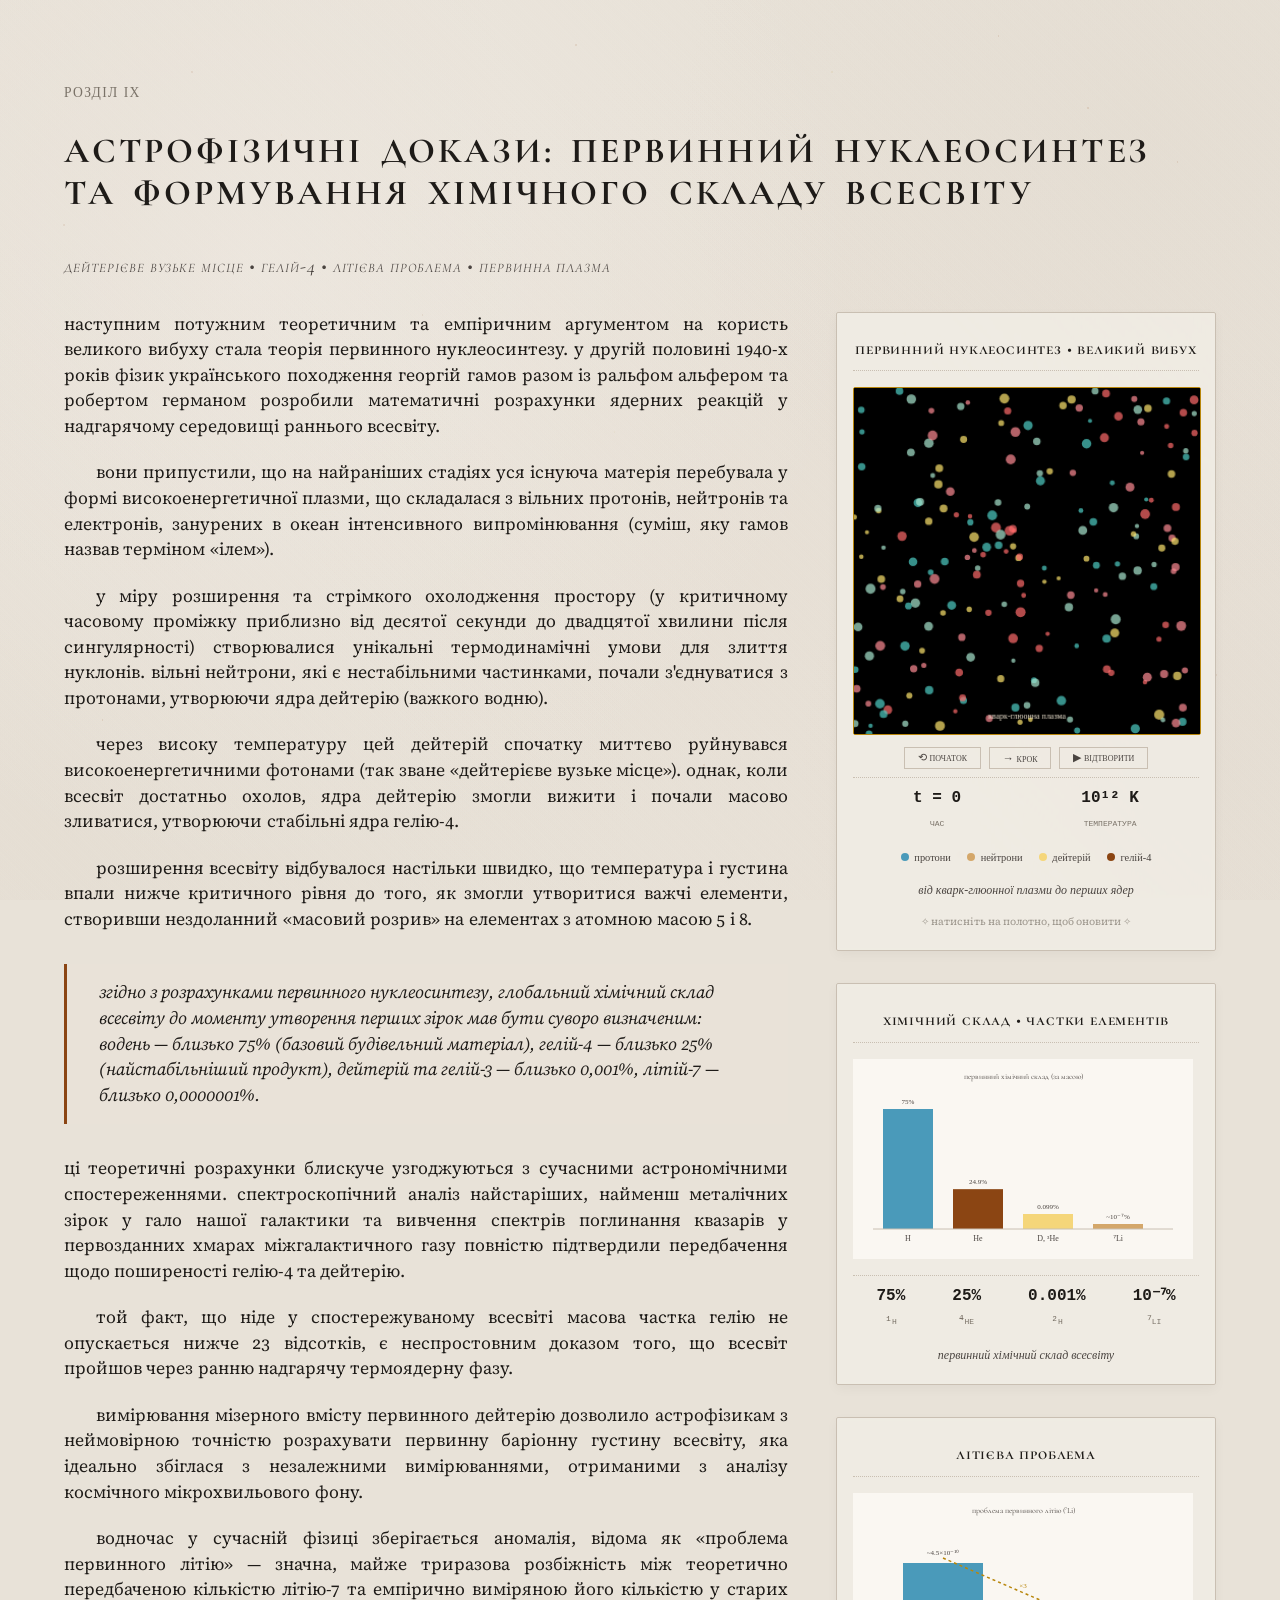
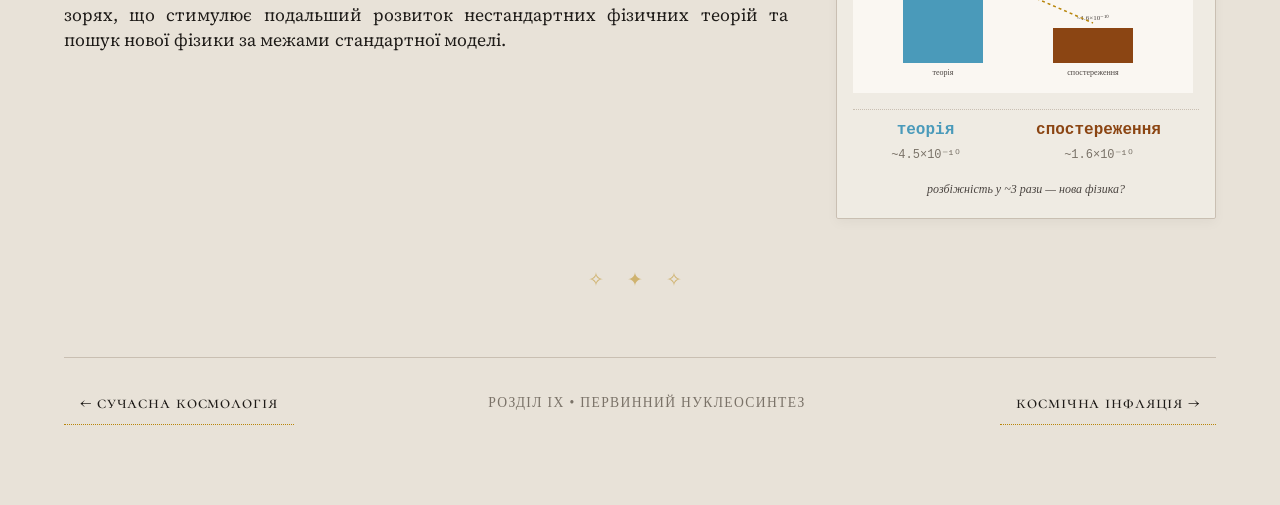
<file: proofs.html>
<!DOCTYPE html>
<html lang="uk">
<head>
  <meta charset="UTF-8">
  <meta name="viewport" content="width=device-width, initial-scale=1.0">
  <title>космогонія • астрофізичні докази</title>
  <link rel="stylesheet" href="style.css">
  <style>
    .chapter-layout {
      display: grid;
      grid-template-columns: 1fr 380px;
      gap: 3rem;
      margin: 2rem 0;
    }
    
    .text-content {
      max-width: 100%;
    }
    
    .simulation-sidebar {
      display: flex;
      flex-direction: column;
      gap: 2rem;
    }
    
    .simulation-frame {
      background: rgba(243, 239, 232, 0.7);
      backdrop-filter: blur(2px);
      border: 1px solid var(--rule);
      padding: 1.5rem 1rem 1rem 1rem;
      border-radius: 2px;
      box-shadow: 0 4px 12px rgba(0, 0, 0, 0.04);
    }
    
    .simulation-title {
      font-family: 'Cormorant Garamond', serif;
      font-size: 1rem;
      font-weight: 600;
      text-align: center;
      margin-bottom: 1rem;
      color: var(--ink);
      text-transform: lowercase;
      font-variant: small-caps;
      letter-spacing: 0.05em;
      border-bottom: 1px dotted var(--rule);
      padding-bottom: 0.5rem;
    }
    
    .simulation-canvas {
      display: block;
      width: 100%;
      aspect-ratio: 1 / 1;
      background: radial-gradient(circle at 30% 40%, #0a0e14 0%, #020408 100%);
      border-radius: 2px;
      border: 1px solid var(--accent-gold);
      margin-bottom: 0.75rem;
      cursor: pointer;
      transition: box-shadow 0.3s ease;
    }
    
    .simulation-canvas:hover {
      box-shadow: 0 0 20px rgba(184, 134, 11, 0.15);
    }
    
    .simulation-controls {
      display: flex;
      justify-content: center;
      gap: 0.5rem;
      margin: 0.5rem 0;
    }
    
    .sim-control-btn {
      background: transparent;
      border: 1px solid var(--rule);
      color: var(--ink-light);
      font-family: 'Old Standard TT', serif;
      font-size: 0.7rem;
      padding: 0.2rem 0.8rem;
      cursor: pointer;
      transition: all 0.2s ease;
      text-transform: lowercase;
      font-variant: small-caps;
    }
    
    .sim-control-btn:hover {
      background: var(--accent);
      color: var(--paper);
      border-color: var(--accent);
    }
    
    .simulation-stats {
      display: flex;
      justify-content: space-around;
      font-family: 'Old Standard TT', monospace;
      font-size: 0.75rem;
      color: var(--accent-gold);
      margin-top: 0.5rem;
      padding-top: 0.5rem;
      border-top: 1px dotted var(--rule);
    }
    
    .stat-item {
      text-align: center;
    }
    
    .stat-value {
      font-size: 1rem;
      font-weight: 600;
      color: var(--ink);
    }
    
    .stat-label {
      text-transform: lowercase;
      font-variant: small-caps;
      color: var(--ink-faint);
    }
    
    .simulation-caption {
      margin-top: 0.5rem;
      font-family: 'Old Standard TT', serif;
      font-size: 0.75rem;
      color: var(--ink-light);
      text-align: center;
      font-style: italic;
    }
    
    .control-hint {
      font-size: 0.65rem;
      color: var(--ink-faint);
      text-align: center;
      margin-top: 0.3rem;
      opacity: 0.7;
    }
    
    .legend-compact {
      display: flex;
      flex-wrap: wrap;
      justify-content: center;
      gap: 0.5rem 1rem;
      margin-top: 0.5rem;
      font-family: 'Old Standard TT', serif;
      font-size: 0.65rem;
      color: var(--ink-light);
    }
    
    .legend-dot {
      display: inline-block;
      width: 8px;
      height: 8px;
      border-radius: 50%;
      margin-right: 0.2rem;
    }
    
    .chapter-title {
      margin-bottom: 2rem;
    }
    
    .chapter-title h1 {
      text-align: left;
      border-bottom: none;
      margin-top: 0;
      padding-bottom: 0;
      font-size: 2.2rem;
    }
    
    .chapter-title h1::after {
      display: none;
    }
    
    .subtitle {
      font-family: 'Cormorant Garamond', serif;
      font-size: 1.2rem;
      font-style: italic;
      color: var(--ink-light);
      margin-top: -0.5rem;
      margin-bottom: 2rem;
      text-transform: lowercase;
      font-variant: small-caps;
      letter-spacing: 0.05em;
    }
    
    .chapter-nav {
      display: flex;
      justify-content: space-between;
      align-items: center;
      margin-top: 4rem;
      padding-top: 1.5rem;
      border-top: 1px solid var(--rule);
    }
    
    .nav-button {
      font-family: 'Cormorant Garamond', serif;
      font-size: 1.1rem;
      font-weight: 500;
      text-transform: lowercase;
      font-variant: small-caps;
      letter-spacing: 0.05em;
      color: var(--ink);
      text-decoration: none;
      border-bottom: 1px dotted var(--accent-gold);
      transition: all 0.2s ease;
      padding: 0.5rem 1rem;
    }
    
    .nav-button:hover {
      color: var(--accent);
      border-bottom: 1px solid var(--accent);
      background: rgba(184, 134, 11, 0.04);
    }
    
    .chapter-indicator {
      font-family: 'Old Standard TT', serif;
      font-size: 0.85rem;
      color: var(--ink-faint);
      text-transform: uppercase;
      letter-spacing: 0.1em;
    }
    
    .nav-buttons {
      display: flex;
      gap: 1rem;
    }
    
    .pull-quote {
      margin: 2rem 0;
      padding: 1rem 2rem;
      background: rgba(232, 226, 216, 0.2);
      border-left: 3px solid var(--accent);
      font-style: italic;
    }
    
    .element-table {
      margin: 1.5rem 0;
      font-size: 0.85rem;
    }
    
    .element-table td {
      padding: 0.3rem 0.5rem;
    }
    
    @media (max-width: 800px) {
      .chapter-layout {
        grid-template-columns: 1fr;
        gap: 2rem;
      }
      
      .chapter-title h1 {
        font-size: 1.8rem;
      }
    }
  </style>
</head>
<body>

<main>
  <div class="chapter-title">
    <p class="chapter-indicator">розділ ix</p>
    <h1>астрофізичні докази: первинний нуклеосинтез та формування хімічного складу всесвіту</h1>
    <div class="subtitle">дейтерієве вузьке місце • гелій-4 • літієва проблема • первинна плазма</div>
  </div>

  <div class="chapter-layout">
    <div class="text-content">
      <p>наступним потужним теоретичним та емпіричним аргументом на користь великого вибуху стала теорія первинного нуклеосинтезу. у другій половині 1940-х років фізик українського походження георгій гамов разом із ральфом альфером та робертом германом розробили математичні розрахунки ядерних реакцій у надгарячому середовищі раннього всесвіту.</p>
      
      <p>вони припустили, що на найраніших стадіях уся існуюча матерія перебувала у формі високоенергетичної плазми, що складалася з вільних протонів, нейтронів та електронів, занурених в океан інтенсивного випромінювання (суміш, яку гамов назвав терміном «ілем»).</p>
      
      <p>у міру розширення та стрімкого охолодження простору (у критичному часовому проміжку приблизно від десятої секунди до двадцятої хвилини після сингулярності) створювалися унікальні термодинамічні умови для злиття нуклонів. вільні нейтрони, які є нестабільними частинками, почали з'єднуватися з протонами, утворюючи ядра дейтерію (важкого водню).</p>
      
      <p>через високу температуру цей дейтерій спочатку миттєво руйнувався високоенергетичними фотонами (так зване «дейтерієве вузьке місце»). однак, коли всесвіт достатньо охолов, ядра дейтерію змогли вижити і почали масово зливатися, утворюючи стабільні ядра гелію-4.</p>
      
      <p>розширення всесвіту відбувалося настільки швидко, що температура і густина впали нижче критичного рівня до того, як змогли утворитися важчі елементи, створивши нездоланний «масовий розрив» на елементах з атомною масою 5 і 8.</p>
      
      <div class="pull-quote">
        згідно з розрахунками первинного нуклеосинтезу, глобальний хімічний склад всесвіту до моменту утворення перших зірок мав бути суворо визначеним: водень — близько 75% (базовий будівельний матеріал), гелій-4 — близько 25% (найстабільніший продукт), дейтерій та гелій-3 — близько 0,001%, літій-7 — близько 0,0000001%.
      </div>
      
      <p>ці теоретичні розрахунки блискуче узгоджуються з сучасними астрономічними спостереженнями. спектроскопічний аналіз найстаріших, найменш металічних зірок у гало нашої галактики та вивчення спектрів поглинання квазарів у первозданних хмарах міжгалактичного газу повністю підтвердили передбачення щодо поширеності гелію-4 та дейтерію.</p>
      
      <p>той факт, що ніде у спостережуваному всесвіті масова частка гелію не опускається нижче 23 відсотків, є неспростовним доказом того, що всесвіт пройшов через ранню надгарячу термоядерну фазу.</p>
      
      <p>вимірювання мізерного вмісту первинного дейтерію дозволило астрофізикам з неймовірною точністю розрахувати первинну баріонну густину всесвіту, яка ідеально збіглася з незалежними вимірюваннями, отриманими з аналізу космічного мікрохвильового фону.</p>
      
      <p>водночас у сучасній фізиці зберігається аномалія, відома як «проблема первинного літію» — значна, майже триразова розбіжність між теоретично передбаченою кількістю літію-7 та емпірично виміряною його кількістю у старих зорях, що стимулює подальший розвиток нестандартних фізичних теорій та пошук нової фізики за межами стандартної моделі.</p>
    </div>
    
    <aside class="simulation-sidebar">
      <div class="simulation-frame">
        <div class="simulation-title">первинний нуклеосинтез • великий вибух</div>
        <canvas id="canvas-nucleosynthesis" class="simulation-canvas" width="340" height="340"></canvas>
        <div class="simulation-controls">
          <button class="sim-control-btn" data-action="reset">⟲ початок</button>
          <button class="sim-control-btn" data-action="step">→ крок</button>
          <button class="sim-control-btn" data-action="play">▶ відтворити</button>
        </div>
        <div class="simulation-stats">
          <div class="stat-item">
            <div class="stat-value" id="nucleo-time">t = 0</div>
            <div class="stat-label">час</div>
          </div>
          <div class="stat-item">
            <div class="stat-value" id="nucleo-temp">10¹² K</div>
            <div class="stat-label">температура</div>
          </div>
        </div>
        <div class="legend-compact">
          <span><span class="legend-dot" style="background: #4a9aba;"></span> протони</span>
          <span><span class="legend-dot" style="background: #d4a76a;"></span> нейтрони</span>
          <span><span class="legend-dot" style="background: #f5d67a;"></span> дейтерій</span>
          <span><span class="legend-dot" style="background: #8b4513;"></span> гелій-4</span>
        </div>
        <div class="simulation-caption">від кварк-глюонної плазми до перших ядер</div>
        <div class="control-hint">✧ натисніть на полотно, щоб оновити ✧</div>
      </div>
      
      <div class="simulation-frame">
        <div class="simulation-title">хімічний склад • частки елементів</div>
        <canvas id="canvas-abundances" class="scheme-canvas" width="340" height="200" style="aspect-ratio: 1.7/1;"></canvas>
        <div class="simulation-stats">
          <div class="stat-item">
            <div class="stat-value" id="h-abundance">75%</div>
            <div class="stat-label">¹H</div>
          </div>
          <div class="stat-item">
            <div class="stat-value" id="he-abundance">25%</div>
            <div class="stat-label">⁴He</div>
          </div>
          <div class="stat-item">
            <div class="stat-value" id="d-abundance">0.001%</div>
            <div class="stat-label">²H</div>
          </div>
          <div class="stat-item">
            <div class="stat-value" id="li-abundance">10⁻⁷%</div>
            <div class="stat-label">⁷Li</div>
          </div>
        </div>
        <div class="simulation-caption">первинний хімічний склад всесвіту</div>
      </div>
      
      <div class="simulation-frame">
        <div class="simulation-title">літієва проблема</div>
        <canvas id="canvas-lithium" class="scheme-canvas" width="340" height="200" style="aspect-ratio: 1.7/1;"></canvas>
        <div class="simulation-stats">
          <div class="stat-item">
            <div class="stat-value" style="color: #4a9aba;">теорія</div>
            <div class="stat-label">~4.5×10⁻¹⁰</div>
          </div>
          <div class="stat-item">
            <div class="stat-value" style="color: #8b4513;">спостереження</div>
            <div class="stat-label">~1.6×10⁻¹⁰</div>
          </div>
        </div>
        <div class="simulation-caption">розбіжність у ~3 рази — нова фізика?</div>
      </div>
    </aside>
  </div>
  
  <div class="section-ornament">✧ ✦ ✧</div>

  <nav class="chapter-nav">
    <div class="nav-buttons">
      <a href="modernity.html" class="nav-button">← сучасна космологія</a>
    </div>
    <span class="chapter-indicator">розділ ix • первинний нуклеосинтез</span>
    <div class="nav-buttons">
      <a href="inflation.html" class="nav-button">космічна інфляція →</a>
    </div>
  </nav>
</main>

<script>
  (function() {
    'use strict';
    
    // === СТАН СИМУЛЯЦІЇ НУКЛЕОСИНТЕЗУ ===
    let nucleoStep = 0;
    const maxSteps = 6;
    let animationInterval = null;
    
    const timeLabels = ['t = 0', 't = 1 с', 't = 10 с', 't = 100 с', 't = 300 с', 't = 1000 с', 't = 20 хв'];
    const tempLabels = ['10¹² K', '10¹⁰ K', '3×10⁹ K', '10⁹ K', '5×10⁸ K', '3×10⁸ K', '10⁷ K'];
    
    // === 1. СИМУЛЯЦІЯ НУКЛЕОСИНТЕЗУ ===
    function drawNucleosynthesis(canvasId, step) {
      const canvas = document.getElementById(canvasId);
      if (!canvas) return;
      
      const ctx = canvas.getContext('2d');
      const w = canvas.width;
      const h = canvas.height;
      
      ctx.clearRect(0, 0, w, h);
      
      // тло — залежить від етапу
      const bgColors = ['#000000', '#1a0505', '#2a0808', '#1a0a15', '#0a1220', '#0a1525', '#050a12'];
      ctx.fillStyle = bgColors[step] || '#0a0e14';
      ctx.fillRect(0, 0, w, h);
      
      const centerX = w / 2;
      const centerY = h / 2;
      
      // малюємо частинки залежно від етапу
      if (step === 0) {
        // кварк-глюонна плазма — хаос кольорових точок
        for (let i = 0; i < 200; i++) {
          const x = Math.random() * w;
          const y = Math.random() * h;
          const color = ['#ff6b6b', '#4ecdc4', '#ffe66d', '#a8e6cf', '#ff8b94'][Math.floor(Math.random() * 5)];
          ctx.fillStyle = color;
          ctx.globalAlpha = 0.7;
          ctx.beginPath();
          ctx.arc(x, y, 2 + Math.random() * 3, 0, Math.PI * 2);
          ctx.fill();
        }
        ctx.globalAlpha = 1.0;
        ctx.fillStyle = '#f0e6d3';
        ctx.font = '8px "Old Standard TT", serif';
        ctx.textAlign = 'center';
        ctx.fillText('кварк-глюонна плазма', centerX, h - 15);
      } else if (step === 1) {
        // протони та нейтрони
        for (let i = 0; i < 40; i++) {
          const x = 20 + Math.random() * (w - 40);
          const y = 20 + Math.random() * (h - 40);
          ctx.fillStyle = i % 3 === 0 ? '#d4a76a' : '#4a9aba';
          ctx.shadowColor = '#a0d0ff';
          ctx.shadowBlur = 8;
          ctx.beginPath();
          ctx.arc(x, y, 4, 0, Math.PI * 2);
          ctx.fill();
        }
        ctx.shadowBlur = 0;
        ctx.fillStyle = '#d4c9b8';
        ctx.font = '8px "Old Standard TT", serif';
        ctx.fillText('p⁺ та n — вільні нуклони', centerX, h - 15);
      } else if (step === 2) {
        // поява дейтерію
        for (let i = 0; i < 30; i++) {
          const x = 20 + Math.random() * (w - 40);
          const y = 20 + Math.random() * (h - 40);
          ctx.fillStyle = i % 4 === 0 ? '#f5d67a' : (i % 3 === 0 ? '#d4a76a' : '#4a9aba');
          ctx.beginPath();
          ctx.arc(x, y, i % 4 === 0 ? 5 : 3.5, 0, Math.PI * 2);
          ctx.fill();
        }
        ctx.fillStyle = '#f5d67a';
        ctx.font = '8px "Old Standard TT", serif';
        ctx.fillText('²H — дейтерій (важкий водень)', centerX, h - 15);
      } else if (step === 3) {
        // дейтерієве вузьке місце — руйнування фотонами
        for (let i = 0; i < 25; i++) {
          const x = 20 + Math.random() * (w - 40);
          const y = 20 + Math.random() * (h - 40);
          ctx.fillStyle = '#f5d67a';
          ctx.beginPath();
          ctx.arc(x, y, 5, 0, Math.PI * 2);
          ctx.fill();
        }
        // фотони (гамма)
        ctx.strokeStyle = '#ffe66d';
        ctx.lineWidth = 1;
        for (let i = 0; i < 15; i++) {
          const x = 30 + Math.random() * (w - 60);
          const y = 30 + Math.random() * (h - 60);
          ctx.beginPath();
          ctx.moveTo(x - 8, y - 8);
          ctx.lineTo(x + 8, y + 8);
          ctx.moveTo(x + 8, y - 8);
          ctx.lineTo(x - 8, y + 8);
          ctx.stroke();
        }
        ctx.fillStyle = '#ffaa66';
        ctx.font = '8px "Old Standard TT", serif';
        ctx.fillText('дейтерієве вузьке місце (фоторуйнування)', centerX, h - 15);
      } else if (step === 4) {
        // формування гелію-4
        for (let i = 0; i < 15; i++) {
          const x = 30 + Math.random() * (w - 60);
          const y = 30 + Math.random() * (h - 60);
          ctx.fillStyle = '#8b4513';
          ctx.shadowColor = '#d4a76a';
          ctx.shadowBlur = 10;
          ctx.beginPath();
          ctx.arc(x, y, 7, 0, Math.PI * 2);
          ctx.fill();
        }
        ctx.shadowBlur = 0;
        // залишки протонів
        for (let i = 0; i < 20; i++) {
          const x = 20 + Math.random() * (w - 40);
          const y = 20 + Math.random() * (h - 40);
          ctx.fillStyle = '#4a9aba';
          ctx.beginPath();
          ctx.arc(x, y, 3, 0, Math.PI * 2);
          ctx.fill();
        }
        ctx.fillStyle = '#d4a76a';
        ctx.font = '8px "Old Standard TT", serif';
        ctx.fillText('⁴He — ядра гелію', centerX, h - 15);
      } else {
        // кінцевий стан — переважно водень і гелій
        for (let i = 0; i < 12; i++) {
          const x = 30 + Math.random() * (w - 60);
          const y = 30 + Math.random() * (h - 60);
          ctx.fillStyle = '#8b4513';
          ctx.beginPath();
          ctx.arc(x, y, 6, 0, Math.PI * 2);
          ctx.fill();
        }
        for (let i = 0; i < 35; i++) {
          const x = 20 + Math.random() * (w - 40);
          const y = 20 + Math.random() * (h - 40);
          ctx.fillStyle = '#4a9aba';
          ctx.beginPath();
          ctx.arc(x, y, 2.5, 0, Math.PI * 2);
          ctx.fill();
        }
        ctx.fillStyle = '#d4c9b8';
        ctx.font = '8px "Old Standard TT", serif';
        ctx.fillText('~75% H, ~25% He', centerX, h - 15);
      }
      
      // оновлення статистики
      document.getElementById('nucleo-time').textContent = timeLabels[step] || 't = 20 хв';
      document.getElementById('nucleo-temp').textContent = tempLabels[step] || '10⁷ K';
    }
    
    // === 2. ДІАГРАМА ХІМІЧНОГО СКЛАДУ ===
    function drawAbundances(canvasId) {
      const canvas = document.getElementById(canvasId);
      if (!canvas) return;
      
      const ctx = canvas.getContext('2d');
      const w = canvas.width;
      const h = canvas.height;
      
      ctx.clearRect(0, 0, w, h);
      
      // тло
      ctx.fillStyle = '#faf7f2';
      ctx.fillRect(0, 0, w, h);
      
      const elements = [
        { name: 'H', abundance: 75, color: '#4a9aba' },
        { name: 'He', abundance: 24.9, color: '#8b4513' },
        { name: 'D, ³He', abundance: 0.099, color: '#f5d67a' },
        { name: '⁷Li', abundance: 0.0000001, color: '#d4a76a' }
      ];
      
      const barWidth = 50;
      const startX = 30;
      const baseY = h - 30;
      
      elements.forEach((el, i) => {
        const x = startX + i * 70;
        let barHeight;
        
        if (el.abundance > 1) {
          barHeight = (el.abundance / 75) * 120;
        } else if (el.abundance > 0.01) {
          barHeight = 15;
        } else {
          barHeight = 5;
        }
        
        // стовпчик
        ctx.fillStyle = el.color;
        ctx.fillRect(x, baseY - barHeight, barWidth, barHeight);
        
        // підпис
        ctx.fillStyle = '#4a4440';
        ctx.font = '8px "Old Standard TT", serif';
        ctx.textAlign = 'center';
        ctx.fillText(el.name, x + barWidth/2, baseY + 12);
        
        // значення
        ctx.font = '7px "Old Standard TT", serif';
        if (el.abundance > 1) {
          ctx.fillText(el.abundance + '%', x + barWidth/2, baseY - barHeight - 5);
        } else if (el.abundance > 0.01) {
          ctx.fillText(el.abundance + '%', x + barWidth/2, baseY - barHeight - 5);
        } else {
          ctx.fillText('~10⁻⁷%', x + barWidth/2, baseY - barHeight - 5);
        }
      });
      
      // вісь
      ctx.strokeStyle = '#c9bfb2';
      ctx.lineWidth = 1;
      ctx.beginPath();
      ctx.moveTo(20, baseY);
      ctx.lineTo(w - 20, baseY);
      ctx.stroke();
      
      // заголовок
      ctx.fillStyle = '#4a4440';
      ctx.font = '8px "Cormorant Garamond", serif';
      ctx.fillText('первинний хімічний склад (за масою)', w/2, 20);
    }
    
    // === 3. ЛІТІЄВА ПРОБЛЕМА ===
    function drawLithium(canvasId) {
      const canvas = document.getElementById(canvasId);
      if (!canvas) return;
      
      const ctx = canvas.getContext('2d');
      const w = canvas.width;
      const h = canvas.height;
      
      ctx.clearRect(0, 0, w, h);
      
      // тло
      ctx.fillStyle = '#faf7f2';
      ctx.fillRect(0, 0, w, h);
      
      // два стовпчики
      const barWidth = 80;
      const theoryX = 50;
      const obsX = 200;
      const baseY = h - 30;
      
      // теоретичне значення
      ctx.fillStyle = '#4a9aba';
      ctx.fillRect(theoryX, baseY - 100, barWidth, 100);
      
      // спостережуване значення (у 3 рази менше)
      ctx.fillStyle = '#8b4513';
      ctx.fillRect(obsX, baseY - 35, barWidth, 35);
      
      // підписи
      ctx.fillStyle = '#4a4440';
      ctx.font = '8px "Old Standard TT", serif';
      ctx.textAlign = 'center';
      ctx.fillText('теорія', theoryX + barWidth/2, baseY + 12);
      ctx.fillText('спостереження', obsX + barWidth/2, baseY + 12);
      
      ctx.font = '7px "Old Standard TT", serif';
      ctx.fillText('~4.5×10⁻¹⁰', theoryX + barWidth/2, baseY - 108);
      ctx.fillText('~1.6×10⁻¹⁰', obsX + barWidth/2, baseY - 43);
      
      // стрілка розбіжності
      ctx.strokeStyle = '#b8860b';
      ctx.lineWidth = 1.5;
      ctx.setLineDash([3, 3]);
      ctx.beginPath();
      ctx.moveTo(theoryX + barWidth/2, baseY - 105);
      ctx.lineTo(obsX + barWidth/2, baseY - 40);
      ctx.stroke();
      ctx.setLineDash([]);
      
      ctx.fillStyle = '#b8860b';
      ctx.font = '7px "Old Standard TT", serif';
      ctx.fillText('×3', w/2, baseY - 75);
      
      // заголовок
      ctx.fillStyle = '#4a4440';
      ctx.font = '8px "Cormorant Garamond", serif';
      ctx.fillText('проблема первинного літію (⁷Li)', w/2, 20);
    }
    
    // === УПРАВЛІННЯ СИМУЛЯЦІЄЮ ===
    function updateNucleoStep(delta) {
      nucleoStep = Math.min(maxSteps, Math.max(0, nucleoStep + delta));
      drawNucleosynthesis('canvas-nucleosynthesis', nucleoStep);
    }
    
    function resetNucleo() {
      if (animationInterval) {
        clearInterval(animationInterval);
        animationInterval = null;
      }
      nucleoStep = 0;
      drawNucleosynthesis('canvas-nucleosynthesis', nucleoStep);
    }
    
    function stepNucleo() {
      if (animationInterval) {
        clearInterval(animationInterval);
        animationInterval = null;
      }
      updateNucleoStep(1);
    }
    
    function playNucleo() {
      if (animationInterval) {
        clearInterval(animationInterval);
        animationInterval = null;
      }
      animationInterval = setInterval(() => {
        if (nucleoStep >= maxSteps) {
          clearInterval(animationInterval);
          animationInterval = null;
        } else {
          updateNucleoStep(1);
        }
      }, 800);
    }
    
    // === ІНІЦІАЛІЗАЦІЯ ===
    function redrawAll() {
      drawNucleosynthesis('canvas-nucleosynthesis', nucleoStep);
      drawAbundances('canvas-abundances');
      drawLithium('canvas-lithium');
    }
    
    redrawAll();
    
    // обробники кнопок
    document.querySelectorAll('[data-action]').forEach(btn => {
      btn.addEventListener('click', (e) => {
        e.stopPropagation();
        const action = btn.dataset.action;
        if (action === 'reset') resetNucleo();
        else if (action === 'step') stepNucleo();
        else if (action === 'play') playNucleo();
      });
    });
    
    // клік на canvas нуклеосинтезу
    document.getElementById('canvas-nucleosynthesis').addEventListener('click', () => {
      stepNucleo();
    });
    
    window.addEventListener('resize', function() {
      redrawAll();
    });
  })();
</script>

</body>
</html>
</file>
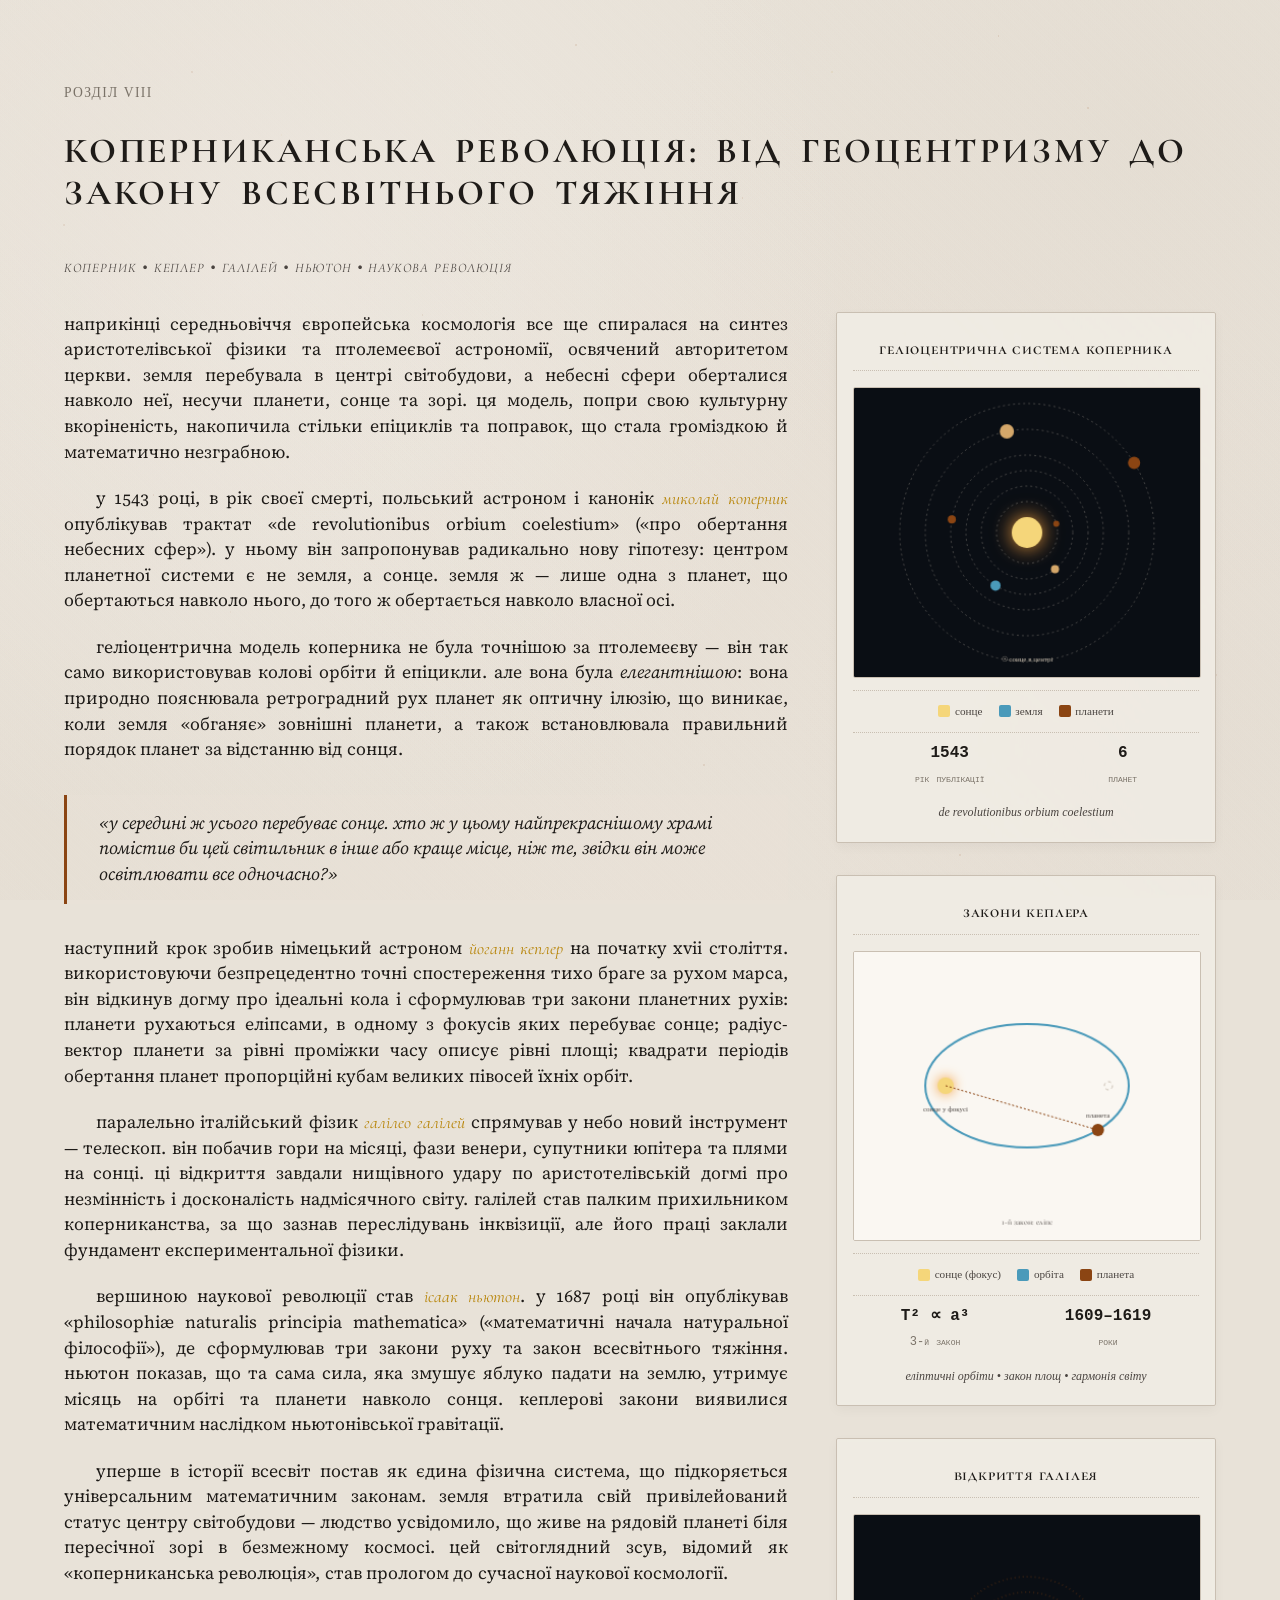
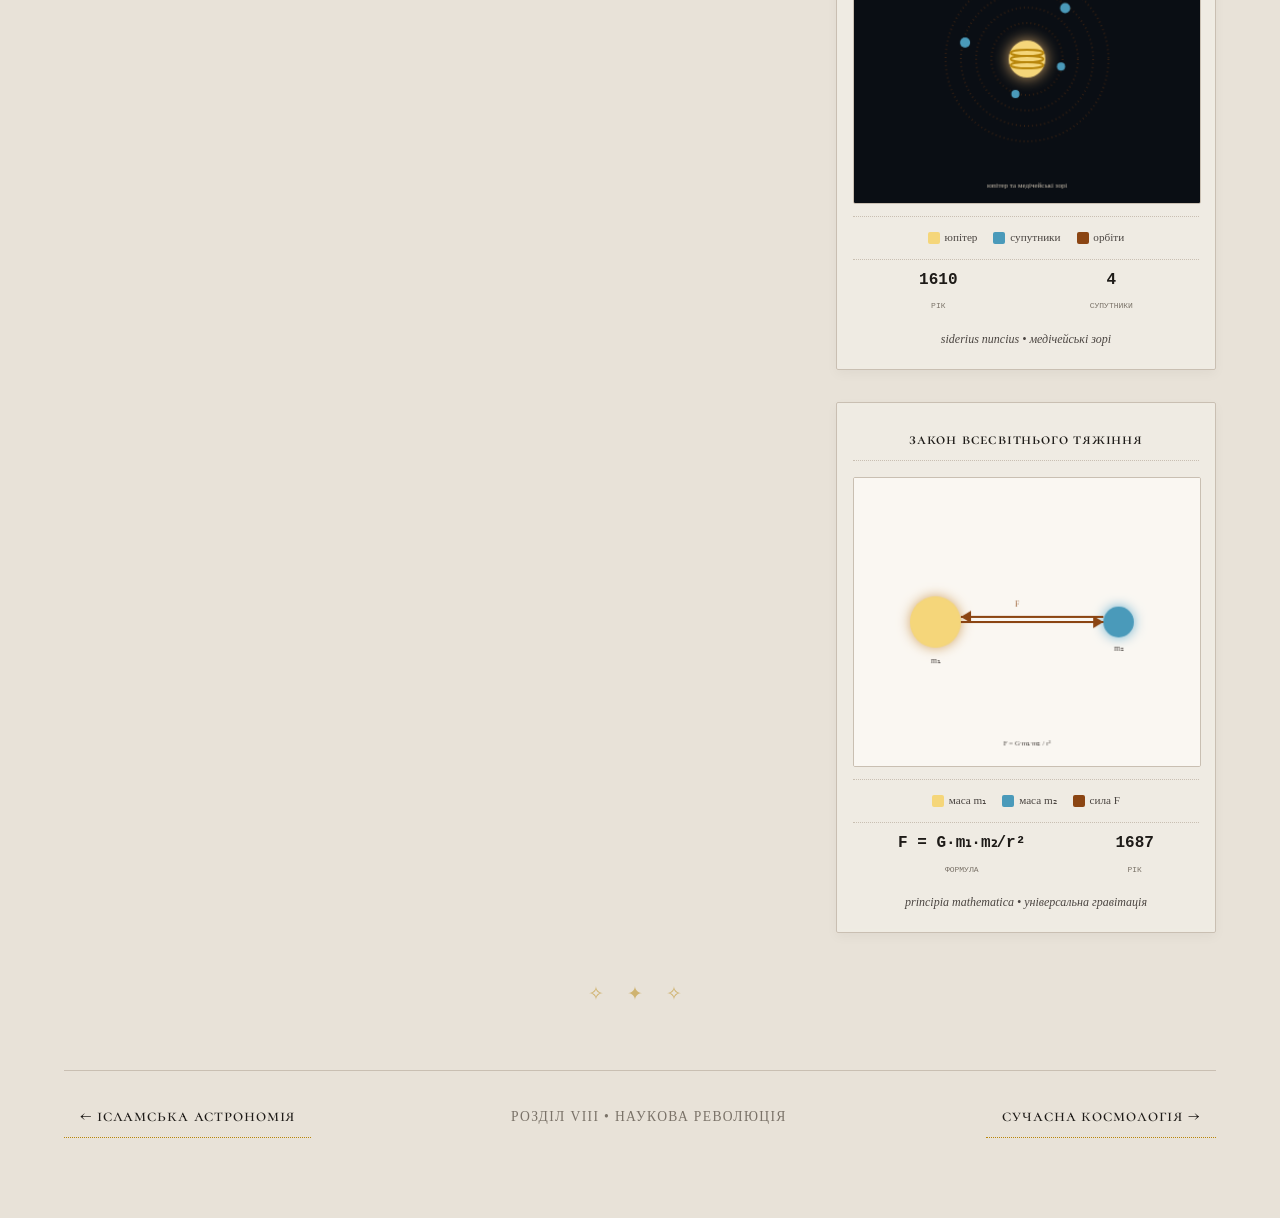
<file: revolution.html>
<!DOCTYPE html>
<html lang="uk">
<head>
  <meta charset="UTF-8">
  <meta name="viewport" content="width=device-width, initial-scale=1.0">
  <title>космогонія • коперниканська революція</title>
  <link rel="stylesheet" href="style.css">
  <style>
    .chapter-layout {
      display: grid;
      grid-template-columns: 1fr 380px;
      gap: 3rem;
      margin: 2rem 0;
    }
    
    .text-content {
      max-width: 100%;
    }
    
    .schemes-sidebar {
      display: flex;
      flex-direction: column;
      gap: 2rem;
    }
    
    .scheme-frame {
      background: rgba(243, 239, 232, 0.7);
      backdrop-filter: blur(2px);
      border: 1px solid var(--rule);
      padding: 1.5rem 1rem 1rem 1rem;
      border-radius: 2px;
      box-shadow: 0 4px 12px rgba(0, 0, 0, 0.04);
    }
    
    .scheme-title {
      font-family: 'Cormorant Garamond', serif;
      font-size: 1rem;
      font-weight: 600;
      text-align: center;
      margin-bottom: 1rem;
      color: var(--ink);
      text-transform: lowercase;
      font-variant: small-caps;
      letter-spacing: 0.05em;
      border-bottom: 1px dotted var(--rule);
      padding-bottom: 0.5rem;
    }
    
    .scheme-canvas {
      display: block;
      width: 100%;
      aspect-ratio: 1.2 / 1;
      background: #faf7f2;
      border-radius: 2px;
      border: 1px solid var(--rule);
      margin-bottom: 0.75rem;
    }
    
    .scheme-legend {
      display: flex;
      flex-wrap: wrap;
      justify-content: center;
      gap: 0.5rem 1rem;
      margin-top: 0.75rem;
      padding-top: 0.5rem;
      border-top: 1px dotted var(--rule);
      font-family: 'Old Standard TT', serif;
      font-size: 0.7rem;
      color: var(--ink-light);
    }
    
    .legend-item {
      display: flex;
      align-items: center;
      gap: 0.3rem;
    }
    
    .legend-color {
      width: 12px;
      height: 12px;
      border-radius: 2px;
    }
    
    .scheme-caption {
      margin-top: 0.5rem;
      font-family: 'Old Standard TT', serif;
      font-size: 0.75rem;
      color: var(--ink-light);
      text-align: center;
      font-style: italic;
    }
    
    .scheme-stats {
      display: flex;
      justify-content: space-around;
      font-family: 'Old Standard TT', monospace;
      font-size: 0.75rem;
      color: var(--accent-gold);
      margin-top: 0.5rem;
      padding-top: 0.5rem;
      border-top: 1px dotted var(--rule);
    }
    
    .stat-item {
      text-align: center;
    }
    
    .stat-value {
      font-size: 1rem;
      font-weight: 600;
      color: var(--ink);
    }
    
    .stat-label {
      text-transform: lowercase;
      font-variant: small-caps;
      color: var(--ink-faint);
    }
    
    .chapter-title {
      margin-bottom: 2rem;
    }
    
    .chapter-title h1 {
      text-align: left;
      border-bottom: none;
      margin-top: 0;
      padding-bottom: 0;
      font-size: 2.2rem;
    }
    
    .chapter-title h1::after {
      display: none;
    }
    
    .subtitle {
      font-family: 'Cormorant Garamond', serif;
      font-size: 1.2rem;
      font-style: italic;
      color: var(--ink-light);
      margin-top: -0.5rem;
      margin-bottom: 2rem;
      text-transform: lowercase;
      font-variant: small-caps;
      letter-spacing: 0.05em;
    }
    
    .chapter-nav {
      display: flex;
      justify-content: space-between;
      align-items: center;
      margin-top: 4rem;
      padding-top: 1.5rem;
      border-top: 1px solid var(--rule);
    }
    
    .nav-button {
      font-family: 'Cormorant Garamond', serif;
      font-size: 1.1rem;
      font-weight: 500;
      text-transform: lowercase;
      font-variant: small-caps;
      letter-spacing: 0.05em;
      color: var(--ink);
      text-decoration: none;
      border-bottom: 1px dotted var(--accent-gold);
      transition: all 0.2s ease;
      padding: 0.5rem 1rem;
    }
    
    .nav-button:hover {
      color: var(--accent);
      border-bottom: 1px solid var(--accent);
      background: rgba(184, 134, 11, 0.04);
    }
    
    .chapter-indicator {
      font-family: 'Old Standard TT', serif;
      font-size: 0.85rem;
      color: var(--ink-faint);
      text-transform: uppercase;
      letter-spacing: 0.1em;
    }
    
    .nav-buttons {
      display: flex;
      gap: 1rem;
    }
    
    .pull-quote {
      margin: 2rem 0;
      padding: 1rem 2rem;
      background: rgba(232, 226, 216, 0.2);
      border-left: 3px solid var(--accent);
      font-style: italic;
    }
    
    .latin {
      font-family: 'Cormorant Garamond', serif;
      font-style: italic;
      color: var(--accent-gold);
    }
    
    @media (max-width: 800px) {
      .chapter-layout {
        grid-template-columns: 1fr;
        gap: 2rem;
      }
      
      .schemes-sidebar {
        display: grid;
        grid-template-columns: 1fr;
        gap: 1.5rem;
      }
      
      .chapter-title h1 {
        font-size: 1.8rem;
      }
    }
  </style>
</head>
<body>

<main>
  <div class="chapter-title">
    <p class="chapter-indicator">розділ viii</p>
    <h1>коперниканська революція: від геоцентризму до закону всесвітнього тяжіння</h1>
    <div class="subtitle">коперник • кеплер • галілей • ньютон • наукова революція</div>
  </div>

  <div class="chapter-layout">
    <div class="text-content">
      <p>наприкінці середньовіччя європейська космологія все ще спиралася на синтез аристотелівської фізики та птолемеєвої астрономії, освячений авторитетом церкви. земля перебувала в центрі світобудови, а небесні сфери оберталися навколо неї, несучи планети, сонце та зорі. ця модель, попри свою культурну вкоріненість, накопичила стільки епіциклів та поправок, що стала громіздкою й математично незграбною.</p>
      
      <p>у 1543 році, в рік своєї смерті, польський астроном і канонік <span class="latin">миколай коперник</span> опублікував трактат «de revolutionibus orbium coelestium» («про обертання небесних сфер»). у ньому він запропонував радикально нову гіпотезу: центром планетної системи є не земля, а сонце. земля ж — лише одна з планет, що обертаються навколо нього, до того ж обертається навколо власної осі.</p>
      
      <p>геліоцентрична модель коперника не була точнішою за птолемеєву — він так само використовував колові орбіти й епіцикли. але вона була <em>елегантнішою</em>: вона природно пояснювала ретроградний рух планет як оптичну ілюзію, що виникає, коли земля «обганяє» зовнішні планети, а також встановлювала правильний порядок планет за відстанню від сонця.</p>
      
      <div class="pull-quote">
        «у середині ж усього перебуває сонце. хто ж у цьому найпрекраснішому храмі помістив би цей світильник в інше або краще місце, ніж те, звідки він може освітлювати все одночасно?»
      </div>
      
      <p>наступний крок зробив німецький астроном <span class="latin">йоганн кеплер</span> на початку xvii століття. використовуючи безпрецедентно точні спостереження тихо браге за рухом марса, він відкинув догму про ідеальні кола і сформулював три закони планетних рухів: планети рухаються еліпсами, в одному з фокусів яких перебуває сонце; радіус-вектор планети за рівні проміжки часу описує рівні площі; квадрати періодів обертання планет пропорційні кубам великих півосей їхніх орбіт.</p>
      
      <p>паралельно італійський фізик <span class="latin">галілео галілей</span> спрямував у небо новий інструмент — телескоп. він побачив гори на місяці, фази венери, супутники юпітера та плями на сонці. ці відкриття завдали нищівного удару по аристотелівській догмі про незмінність і досконалість надмісячного світу. галілей став палким прихильником коперниканства, за що зазнав переслідувань інквізиції, але його праці заклали фундамент експериментальної фізики.</p>
      
      <p>вершиною наукової революції став <span class="latin">ісаак ньютон</span>. у 1687 році він опублікував «philosophiæ naturalis principia mathematica» («математичні начала натуральної філософії»), де сформулював три закони руху та закон всесвітнього тяжіння. ньютон показав, що та сама сила, яка змушує яблуко падати на землю, утримує місяць на орбіті та планети навколо сонця. кеплерові закони виявилися математичним наслідком ньютонівської гравітації.</p>
      
      <p>уперше в історії всесвіт постав як єдина фізична система, що підкоряється універсальним математичним законам. земля втратила свій привілейований статус центру світобудови — людство усвідомило, що живе на рядовій планеті біля пересічної зорі в безмежному космосі. цей світоглядний зсув, відомий як «коперниканська революція», став прологом до сучасної наукової космології.</p>
    </div>
    
    <aside class="schemes-sidebar">
      <div class="scheme-frame">
        <div class="scheme-title">геліоцентрична система коперника</div>
        <canvas id="canvas-copernicus" class="scheme-canvas" width="340" height="280"></canvas>
        <div class="scheme-legend">
          <div class="legend-item"><span class="legend-color" style="background: #f5d67a;"></span> сонце</div>
          <div class="legend-item"><span class="legend-color" style="background: #4a9aba;"></span> земля</div>
          <div class="legend-item"><span class="legend-color" style="background: #8b4513;"></span> планети</div>
        </div>
        <div class="scheme-stats">
          <div class="stat-item">
            <div class="stat-value">1543</div>
            <div class="stat-label">рік публікації</div>
          </div>
          <div class="stat-item">
            <div class="stat-value">6</div>
            <div class="stat-label">планет</div>
          </div>
        </div>
        <div class="scheme-caption">de revolutionibus orbium coelestium</div>
      </div>
      
      <div class="scheme-frame">
        <div class="scheme-title">закони кеплера</div>
        <canvas id="canvas-kepler" class="scheme-canvas" width="340" height="280"></canvas>
        <div class="scheme-legend">
          <div class="legend-item"><span class="legend-color" style="background: #f5d67a;"></span> сонце (фокус)</div>
          <div class="legend-item"><span class="legend-color" style="background: #4a9aba;"></span> орбіта</div>
          <div class="legend-item"><span class="legend-color" style="background: #8b4513;"></span> планета</div>
        </div>
        <div class="scheme-stats">
          <div class="stat-item">
            <div class="stat-value">T² ∝ a³</div>
            <div class="stat-label">3-й закон</div>
          </div>
          <div class="stat-item">
            <div class="stat-value">1609–1619</div>
            <div class="stat-label">роки</div>
          </div>
        </div>
        <div class="scheme-caption">еліптичні орбіти • закон площ • гармонія світу</div>
      </div>
      
      <div class="scheme-frame">
        <div class="scheme-title">відкриття галілея</div>
        <canvas id="canvas-galileo" class="scheme-canvas" width="340" height="280"></canvas>
        <div class="scheme-legend">
          <div class="legend-item"><span class="legend-color" style="background: #f5d67a;"></span> юпітер</div>
          <div class="legend-item"><span class="legend-color" style="background: #4a9aba;"></span> супутники</div>
          <div class="legend-item"><span class="legend-color" style="background: #8b4513;"></span> орбіти</div>
        </div>
        <div class="scheme-stats">
          <div class="stat-item">
            <div class="stat-value">1610</div>
            <div class="stat-label">рік</div>
          </div>
          <div class="stat-item">
            <div class="stat-value">4</div>
            <div class="stat-label">супутники</div>
          </div>
        </div>
        <div class="scheme-caption">siderius nuncius • медічейські зорі</div>
      </div>
      
      <div class="scheme-frame">
        <div class="scheme-title">закон всесвітнього тяжіння</div>
        <canvas id="canvas-newton" class="scheme-canvas" width="340" height="280"></canvas>
        <div class="scheme-legend">
          <div class="legend-item"><span class="legend-color" style="background: #f5d67a;"></span> маса m₁</div>
          <div class="legend-item"><span class="legend-color" style="background: #4a9aba;"></span> маса m₂</div>
          <div class="legend-item"><span class="legend-color" style="background: #8b4513;"></span> сила F</div>
        </div>
        <div class="scheme-stats">
          <div class="stat-item">
            <div class="stat-value">F = G·m₁·m₂/r²</div>
            <div class="stat-label">формула</div>
          </div>
          <div class="stat-item">
            <div class="stat-value">1687</div>
            <div class="stat-label">рік</div>
          </div>
        </div>
        <div class="scheme-caption">principia mathematica • універсальна гравітація</div>
      </div>
    </aside>
  </div>
  
  <div class="section-ornament">✧ ✦ ✧</div>

  <nav class="chapter-nav">
    <div class="nav-buttons">
      <a href="islam.html" class="nav-button">← ісламська астрономія</a>
    </div>
    <span class="chapter-indicator">розділ viii • наукова революція</span>
    <div class="nav-buttons">
      <a href="modernity.html" class="nav-button">сучасна космологія →</a>
    </div>
  </nav>
</main>

<script>
  (function() {
    'use strict';
    
    // === 1. ГЕЛІОЦЕНТРИЧНА СИСТЕМА КОПЕРНИКА ===
    function drawCopernicus(canvasId) {
      const canvas = document.getElementById(canvasId);
      if (!canvas) return;
      
      const ctx = canvas.getContext('2d');
      const w = canvas.width;
      const h = canvas.height;
      
      ctx.clearRect(0, 0, w, h);
      
      // тло
      ctx.fillStyle = '#0a0e14';
      ctx.fillRect(0, 0, w, h);
      
      const centerX = w / 2;
      const centerY = h / 2;
      
      // сонце в центрі
      ctx.fillStyle = '#f5d67a';
      ctx.shadowColor = '#f5a040';
      ctx.shadowBlur = 20;
      ctx.beginPath();
      ctx.arc(centerX, centerY, 15, 0, Math.PI * 2);
      ctx.fill();
      
      // орбіти планет
      const planets = [
        { name: 'меркурій', radius: 30, color: '#8b4513', size: 3 },
        { name: 'венера', radius: 45, color: '#d4a76a', size: 4 },
        { name: 'земля', radius: 60, color: '#4a9aba', size: 5 },
        { name: 'марс', radius: 75, color: '#8b4513', size: 4 },
        { name: 'юпітер', radius: 100, color: '#d4a76a', size: 7 },
        { name: 'сатурн', radius: 125, color: '#8b4513', size: 6 }
      ];
      
      ctx.shadowBlur = 0;
      ctx.lineWidth = 1;
      
      planets.forEach((planet, i) => {
        // орбіта
        ctx.strokeStyle = 'rgba(201, 191, 178, 0.3)';
        ctx.setLineDash([2, 3]);
        ctx.beginPath();
        ctx.arc(centerX, centerY, planet.radius, 0, Math.PI * 2);
        ctx.stroke();
        
        // планета
        const angle = (i * 1.2 + Date.now() * 0.0001) % (Math.PI * 2);
        const x = centerX + Math.cos(angle) * planet.radius;
        const y = centerY + Math.sin(angle) * planet.radius;
        
        ctx.setLineDash([]);
        ctx.fillStyle = planet.color;
        ctx.beginPath();
        ctx.arc(x, y, planet.size, 0, Math.PI * 2);
        ctx.fill();
      });
      
      ctx.fillStyle = '#d4c9b8';
      ctx.font = '7px "Old Standard TT", serif';
      ctx.textAlign = 'center';
      ctx.fillText('☉ сонце в центрі', centerX, h - 15);
    }
    
    // === 2. ЗАКОНИ КЕПЛЕРА ===
    function drawKepler(canvasId) {
      const canvas = document.getElementById(canvasId);
      if (!canvas) return;
      
      const ctx = canvas.getContext('2d');
      const w = canvas.width;
      const h = canvas.height;
      
      ctx.clearRect(0, 0, w, h);
      
      // тло
      ctx.fillStyle = '#faf7f2';
      ctx.fillRect(0, 0, w, h);
      
      const centerX = w / 2;
      const centerY = h / 2 - 10;
      
      // еліптична орбіта
      const a = 100;
      const b = 60;
      const c = Math.sqrt(a*a - b*b);
      const focusX = centerX - c;
      
      ctx.strokeStyle = '#4a9aba';
      ctx.lineWidth = 2;
      ctx.beginPath();
      ctx.ellipse(centerX, centerY, a, b, 0, 0, Math.PI * 2);
      ctx.stroke();
      
      // сонце у фокусі
      ctx.fillStyle = '#f5d67a';
      ctx.shadowColor = '#f5a040';
      ctx.shadowBlur = 12;
      ctx.beginPath();
      ctx.arc(focusX, centerY, 8, 0, Math.PI * 2);
      ctx.fill();
      
      // другий фокус (порожній)
      ctx.shadowBlur = 0;
      ctx.strokeStyle = '#c9bfb2';
      ctx.lineWidth = 1;
      ctx.setLineDash([3, 3]);
      ctx.beginPath();
      ctx.arc(centerX + c, centerY, 4, 0, Math.PI * 2);
      ctx.stroke();
      ctx.setLineDash([]);
      
      // планета
      const planetAngle = 0.8;
      const planetX = centerX + a * Math.cos(planetAngle);
      const planetY = centerY + b * Math.sin(planetAngle);
      
      ctx.fillStyle = '#8b4513';
      ctx.beginPath();
      ctx.arc(planetX, planetY, 6, 0, Math.PI * 2);
      ctx.fill();
      
      // радіус-вектор (закон площ)
      ctx.strokeStyle = '#8b4513';
      ctx.lineWidth = 1;
      ctx.setLineDash([2, 2]);
      ctx.beginPath();
      ctx.moveTo(focusX, centerY);
      ctx.lineTo(planetX, planetY);
      ctx.stroke();
      ctx.setLineDash([]);
      
      // підписи
      ctx.fillStyle = '#4a4440';
      ctx.font = '7px "Old Standard TT", serif';
      ctx.textAlign = 'center';
      ctx.fillText('сонце у фокусі', focusX, centerY + 25);
      ctx.fillText('планета', planetX, planetY - 12);
      
      ctx.font = '8px "Cormorant Garamond", serif';
      ctx.fillText('1-й закон: еліпс', w/2, h - 15);
    }
    
    // === 3. ВІДКРИТТЯ ГАЛІЛЕЯ ===
    function drawGalileo(canvasId) {
      const canvas = document.getElementById(canvasId);
      if (!canvas) return;
      
      const ctx = canvas.getContext('2d');
      const w = canvas.width;
      const h = canvas.height;
      
      ctx.clearRect(0, 0, w, h);
      
      // тло
      ctx.fillStyle = '#0a0e14';
      ctx.fillRect(0, 0, w, h);
      
      const centerX = w / 2;
      const centerY = h / 2;
      
      // юпітер
      ctx.fillStyle = '#f5d67a';
      ctx.shadowColor = '#d4a76a';
      ctx.shadowBlur = 15;
      ctx.beginPath();
      ctx.arc(centerX, centerY, 18, 0, Math.PI * 2);
      ctx.fill();
      
      // смуги юпітера
      ctx.shadowBlur = 0;
      ctx.strokeStyle = '#b8860b';
      ctx.lineWidth = 2;
      for (let i = -1; i <= 1; i++) {
        ctx.beginPath();
        ctx.ellipse(centerX, centerY + i * 6, 16, 3, 0, 0, Math.PI * 2);
        ctx.stroke();
      }
      
      // супутники (медічейські зорі)
      const moons = [
        { name: 'іо', radius: 35, size: 4, color: '#4a9aba', angle: 0.3 },
        { name: 'європа', radius: 50, size: 4, color: '#4a9aba', angle: 1.8 },
        { name: 'ганімед', radius: 65, size: 5, color: '#4a9aba', angle: 3.5 },
        { name: 'каллісто', radius: 80, size: 5, color: '#4a9aba', angle: 5.2 }
      ];
      
      moons.forEach(moon => {
        // орбіта
        ctx.strokeStyle = 'rgba(139, 69, 19, 0.3)';
        ctx.setLineDash([1, 3]);
        ctx.beginPath();
        ctx.arc(centerX, centerY, moon.radius, 0, Math.PI * 2);
        ctx.stroke();
        
        // супутник
        ctx.setLineDash([]);
        const x = centerX + Math.cos(moon.angle) * moon.radius;
        const y = centerY + Math.sin(moon.angle) * moon.radius * 0.7;
        
        ctx.fillStyle = moon.color;
        ctx.beginPath();
        ctx.arc(x, y, moon.size, 0, Math.PI * 2);
        ctx.fill();
      });
      
      ctx.fillStyle = '#d4c9b8';
      ctx.font = '7px "Old Standard TT", serif';
      ctx.textAlign = 'center';
      ctx.fillText('юпітер та медічейські зорі', centerX, h - 15);
    }
    
    // === 4. ЗАКОН ВСЕСВІТНЬОГО ТЯЖІННЯ ===
    function drawNewton(canvasId) {
      const canvas = document.getElementById(canvasId);
      if (!canvas) return;
      
      const ctx = canvas.getContext('2d');
      const w = canvas.width;
      const h = canvas.height;
      
      ctx.clearRect(0, 0, w, h);
      
      // тло
      ctx.fillStyle = '#faf7f2';
      ctx.fillRect(0, 0, w, h);
      
      // дві маси
      const m1X = 80;
      const m1Y = h/2;
      const m2X = 260;
      const m2Y = h/2;
      
      // маса 1 (більша)
      ctx.fillStyle = '#f5d67a';
      ctx.shadowColor = '#d4a76a';
      ctx.shadowBlur = 12;
      ctx.beginPath();
      ctx.arc(m1X, m1Y, 25, 0, Math.PI * 2);
      ctx.fill();
      
      // маса 2 (менша)
      ctx.fillStyle = '#4a9aba';
      ctx.shadowColor = '#6ab0d0';
      ctx.beginPath();
      ctx.arc(m2X, m2Y, 15, 0, Math.PI * 2);
      ctx.fill();
      
      ctx.shadowBlur = 0;
      
      // сила притягання (стрілки)
      ctx.strokeStyle = '#8b4513';
      ctx.lineWidth = 2;
      
      // від m1 до m2
      ctx.beginPath();
      ctx.moveTo(m1X + 25, m1Y);
      ctx.lineTo(m2X - 15, m2Y);
      ctx.stroke();
      
      // наконечник
      ctx.fillStyle = '#8b4513';
      ctx.beginPath();
      ctx.moveTo(m2X - 15, m2Y);
      ctx.lineTo(m2X - 25, m2Y - 6);
      ctx.lineTo(m2X - 25, m2Y + 6);
      ctx.closePath();
      ctx.fill();
      
      // від m2 до m1
      ctx.beginPath();
      ctx.moveTo(m2X - 15, m2Y - 5);
      ctx.lineTo(m1X + 25, m1Y - 5);
      ctx.stroke();
      
      ctx.fillStyle = '#8b4513';
      ctx.beginPath();
      ctx.moveTo(m1X + 25, m1Y - 5);
      ctx.lineTo(m1X + 35, m1Y - 11);
      ctx.lineTo(m1X + 35, m1Y + 1);
      ctx.closePath();
      ctx.fill();
      
      // підписи
      ctx.fillStyle = '#4a4440';
      ctx.font = '8px "Old Standard TT", serif';
      ctx.textAlign = 'center';
      ctx.fillText('m₁', m1X, m1Y + 40);
      ctx.fillText('m₂', m2X, m2Y + 28);
      
      ctx.font = '9px "Cormorant Garamond", serif';
      ctx.fillStyle = '#8b4513';
      ctx.fillText('F', m1X + 80, m1Y - 15);
      
      ctx.fillStyle = '#4a4440';
      ctx.font = '7px "Old Standard TT", serif';
      ctx.fillText('F = G·m₁·m₂ / r²', w/2, h - 20);
    }
    
    // === ІНІЦІАЛІЗАЦІЯ ===
    function redrawAll() {
      drawCopernicus('canvas-copernicus');
      drawKepler('canvas-kepler');
      drawGalileo('canvas-galileo');
      drawNewton('canvas-newton');
    }
    
    redrawAll();
    
    // анімація для планет
    function animate() {
      drawCopernicus('canvas-copernicus');
      requestAnimationFrame(animate);
    }
    animate();
    
    window.addEventListener('resize', function() {
      redrawAll();
    });
  })();
</script>

</body>
</html>
</file>
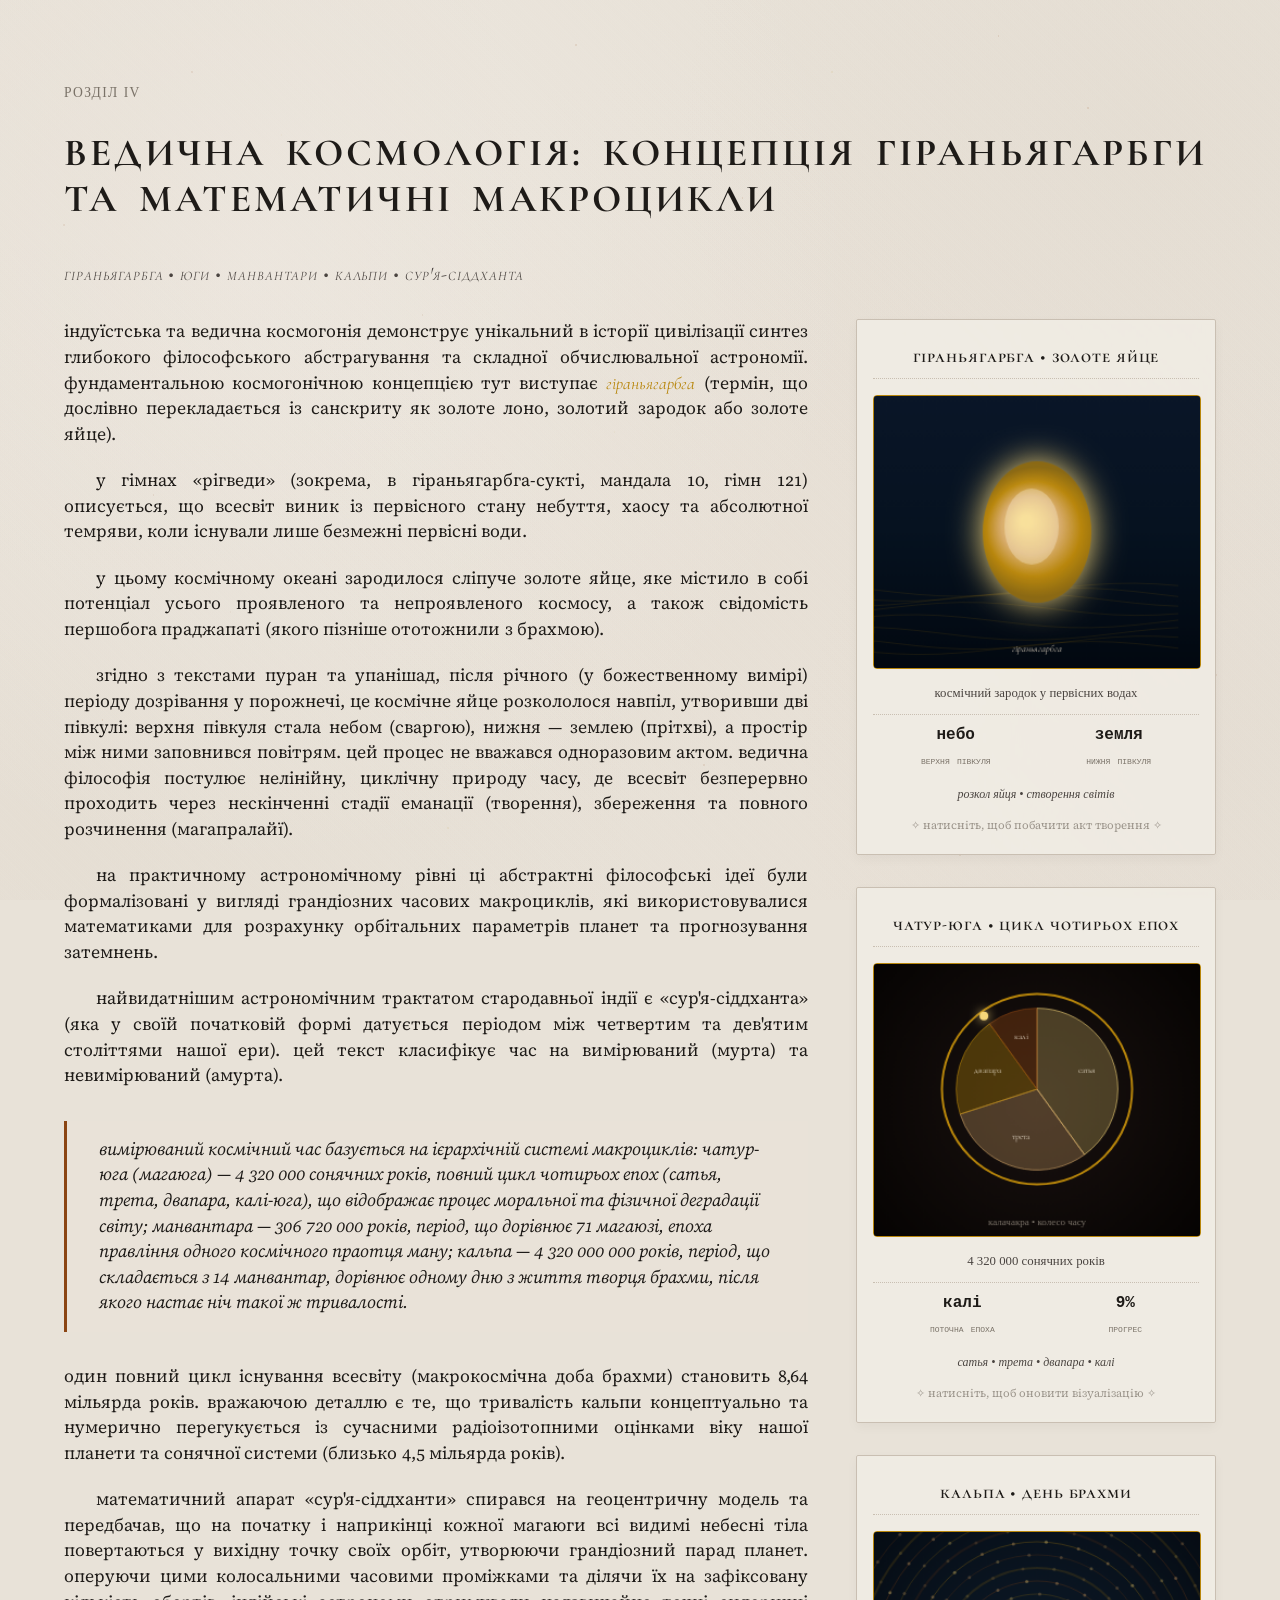
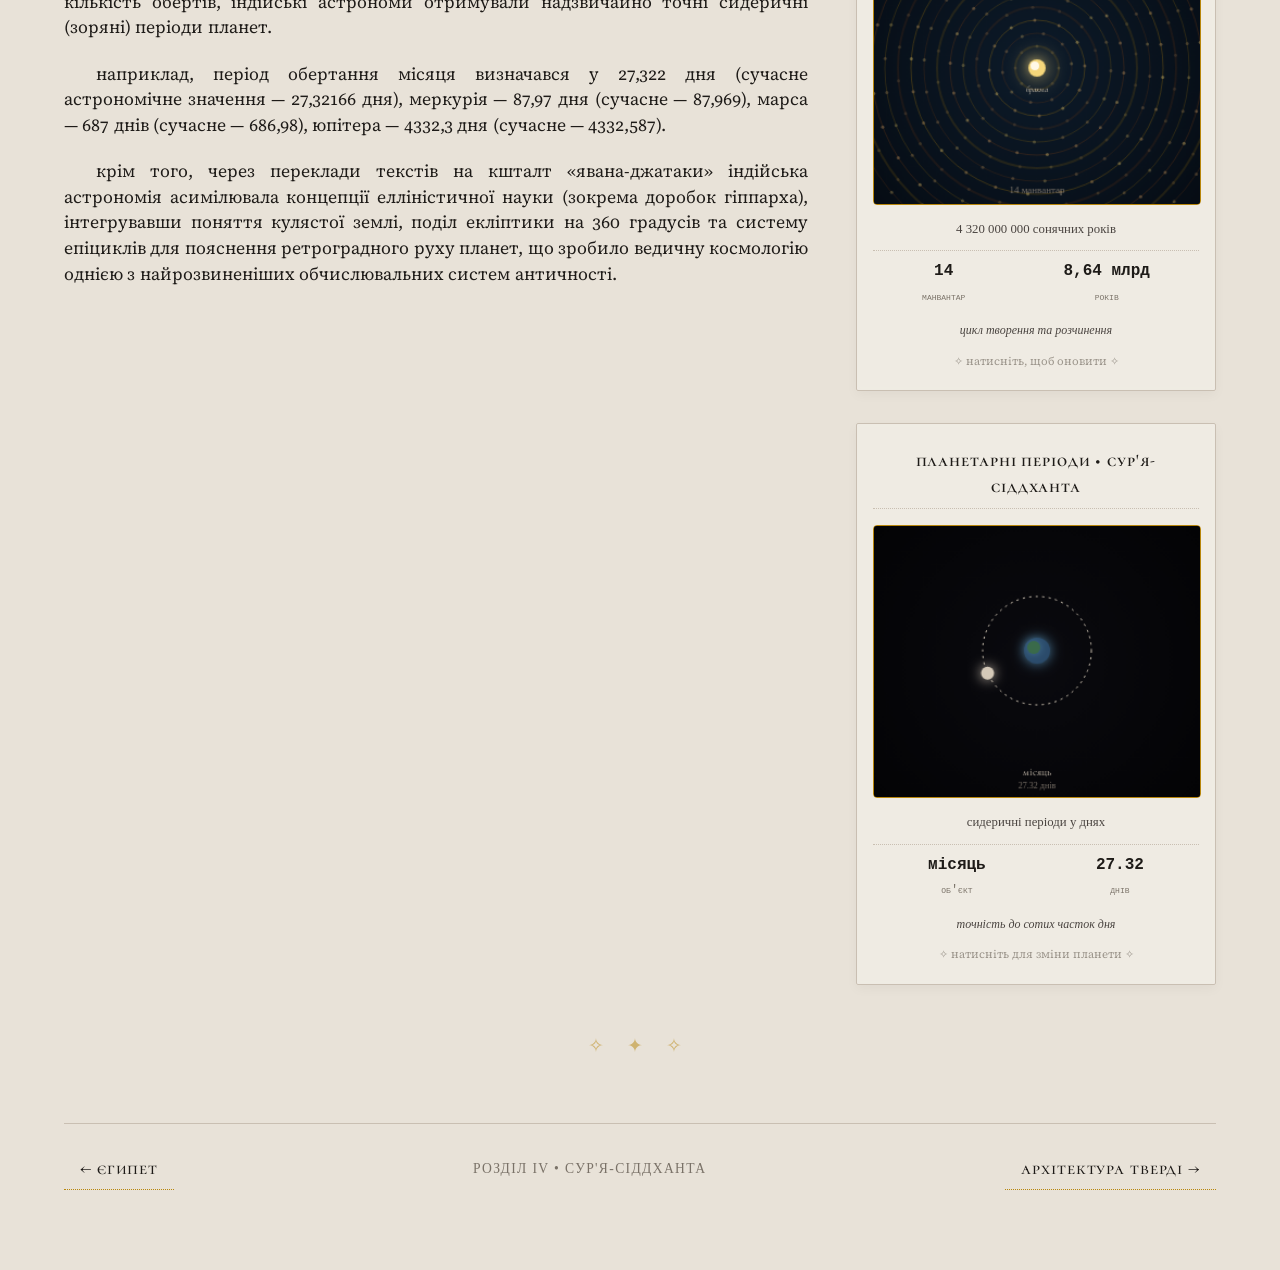
<file: vedic.html>
<!DOCTYPE html>
<html lang="uk">
<head>
  <meta charset="UTF-8">
  <meta name="viewport" content="width=device-width, initial-scale=1.0">
  <title>космогонія • ведична космологія</title>
  <link rel="stylesheet" href="style.css">
  <style>
    .chapter-layout {
      display: grid;
      grid-template-columns: 1fr 360px;
      gap: 3rem;
      margin: 2rem 0;
    }
    
    .text-content {
      max-width: 100%;
    }
    
    .simulation-sidebar {
      display: flex;
      flex-direction: column;
      gap: 2rem;
    }
    
    .simulation-frame {
      background: rgba(243, 239, 232, 0.7);
      backdrop-filter: blur(2px);
      border: 1px solid var(--rule);
      padding: 1.5rem 1rem 1rem 1rem;
      border-radius: 2px;
      box-shadow: 0 4px 12px rgba(0, 0, 0, 0.04);
    }
    
    .simulation-title {
      font-family: 'Cormorant Garamond', serif;
      font-size: 1.1rem;
      font-weight: 600;
      text-align: center;
      margin-bottom: 1rem;
      color: var(--ink);
      text-transform: lowercase;
      font-variant: small-caps;
      letter-spacing: 0.05em;
      border-bottom: 1px dotted var(--rule);
      padding-bottom: 0.5rem;
    }
    
    .simulation-canvas {
      display: block;
      width: 100%;
      aspect-ratio: 1.2 / 1;
      background: radial-gradient(circle at 30% 40%, rgba(30, 27, 24, 0.9) 0%, rgba(10, 8, 6, 1) 100%);
      border-radius: 4px;
      cursor: pointer;
      transition: box-shadow 0.3s ease;
      border: 1px solid var(--accent-gold);
      margin-bottom: 0.75rem;
    }
    
    .simulation-canvas:hover {
      box-shadow: 0 0 24px rgba(184, 134, 11, 0.15);
    }
    
    .simulation-info {
      font-family: 'Old Standard TT', serif;
      font-size: 0.8rem;
      color: var(--ink-light);
      text-align: center;
      margin-bottom: 0.5rem;
    }
    
    .simulation-stats {
      display: flex;
      justify-content: space-around;
      font-family: 'Old Standard TT', monospace;
      font-size: 0.75rem;
      color: var(--accent-gold);
      margin-top: 0.5rem;
      padding-top: 0.5rem;
      border-top: 1px dotted var(--rule);
    }
    
    .stat-item {
      text-align: center;
    }
    
    .stat-value {
      font-size: 1rem;
      font-weight: 600;
      color: var(--ink);
    }
    
    .stat-label {
      text-transform: lowercase;
      font-variant: small-caps;
      color: var(--ink-faint);
    }
    
    .simulation-caption {
      margin-top: 0.5rem;
      font-family: 'Old Standard TT', serif;
      font-size: 0.75rem;
      color: var(--ink-light);
      text-align: center;
      font-style: italic;
    }
    
    .control-hint {
      font-size: 0.7rem;
      color: var(--ink-faint);
      text-align: center;
      margin-top: 0.3rem;
      opacity: 0.7;
    }
    
    .chapter-title {
      margin-bottom: 2rem;
    }
    
    .chapter-title h1 {
      text-align: left;
      border-bottom: none;
      margin-top: 0;
      padding-bottom: 0;
      font-size: 2.4rem;
    }
    
    .chapter-title h1::after {
      display: none;
    }
    
    .subtitle {
      font-family: 'Cormorant Garamond', serif;
      font-size: 1.2rem;
      font-style: italic;
      color: var(--ink-light);
      margin-top: -0.5rem;
      margin-bottom: 2rem;
      text-transform: lowercase;
      font-variant: small-caps;
      letter-spacing: 0.05em;
    }
    
    .chapter-nav {
      display: flex;
      justify-content: space-between;
      align-items: center;
      margin-top: 4rem;
      padding-top: 1.5rem;
      border-top: 1px solid var(--rule);
    }
    
    .nav-button {
      font-family: 'Cormorant Garamond', serif;
      font-size: 1.1rem;
      font-weight: 500;
      text-transform: lowercase;
      font-variant: small-caps;
      letter-spacing: 0.05em;
      color: var(--ink);
      text-decoration: none;
      border-bottom: 1px dotted var(--accent-gold);
      transition: all 0.2s ease;
      padding: 0.5rem 1rem;
    }
    
    .nav-button:hover {
      color: var(--accent);
      border-bottom: 1px solid var(--accent);
      background: rgba(184, 134, 11, 0.04);
    }
    
    .chapter-indicator {
      font-family: 'Old Standard TT', serif;
      font-size: 0.85rem;
      color: var(--ink-faint);
      text-transform: uppercase;
      letter-spacing: 0.1em;
    }
    
    .nav-buttons {
      display: flex;
      gap: 1rem;
    }
    
    .pull-quote {
      margin: 2rem 0;
      padding: 1rem 2rem;
      background: rgba(232, 226, 216, 0.2);
      border-left: 3px solid var(--accent);
      font-style: italic;
    }
    
    .sanskrit {
      font-family: 'Cormorant Garamond', serif;
      font-style: italic;
      color: var(--accent-gold);
    }
    
    @media (max-width: 800px) {
      .chapter-layout {
        grid-template-columns: 1fr;
        gap: 2rem;
      }
      
      .simulation-sidebar {
        display: grid;
        grid-template-columns: repeat(auto-fit, minmax(250px, 1fr));
        gap: 1rem;
      }
      
      .chapter-title h1 {
        font-size: 1.8rem;
      }
    }
  </style>
</head>
<body>

<main>
  <div class="chapter-title">
    <p class="chapter-indicator">розділ iv</p>
    <h1>ведична космологія: концепція гіраньягарбги та математичні макроцикли</h1>
    <div class="subtitle">гіраньягарбга • юги • манвантари • кальпи • сур'я-сіддханта</div>
  </div>

  <div class="chapter-layout">
    <div class="text-content">
      <p>індуїстська та ведична космогонія демонструє унікальний в історії цивілізації синтез глибокого філософського абстрагування та складної обчислювальної астрономії. фундаментальною космогонічною концепцією тут виступає <span class="sanskrit">гіраньягарбга</span> (термін, що дослівно перекладається із санскриту як золоте лоно, золотий зародок або золоте яйце).</p>
      
      <p>у гімнах «рігведи» (зокрема, в гіраньягарбга-сукті, мандала 10, гімн 121) описується, що всесвіт виник із первісного стану небуття, хаосу та абсолютної темряви, коли існували лише безмежні первісні води.</p>
      
      <p>у цьому космічному океані зародилося сліпуче золоте яйце, яке містило в собі потенціал усього проявленого та непроявленого космосу, а також свідомість першобога праджапаті (якого пізніше ототожнили з брахмою).</p>
      
      <p>згідно з текстами пуран та упанішад, після річного (у божественному вимірі) періоду дозрівання у порожнечі, це космічне яйце розкололося навпіл, утворивши дві півкулі: верхня півкуля стала небом (сваргою), нижня — землею (прітхві), а простір між ними заповнився повітрям. цей процес не вважався одноразовим актом. ведична філософія постулює нелінійну, циклічну природу часу, де всесвіт безперервно проходить через нескінченні стадії еманації (творення), збереження та повного розчинення (магапралайї).</p>
      
      <p>на практичному астрономічному рівні ці абстрактні філософські ідеї були формалізовані у вигляді грандіозних часових макроциклів, які використовувалися математиками для розрахунку орбітальних параметрів планет та прогнозування затемнень.</p>
      
      <p>найвидатнішим астрономічним трактатом стародавньої індії є «сур'я-сіддханта» (яка у своїй початковій формі датується періодом між четвертим та дев'ятим століттями нашої ери). цей текст класифікує час на вимірюваний (мурта) та невимірюваний (амурта).</p>
      
      <div class="pull-quote">
        вимірюваний космічний час базується на ієрархічній системі макроциклів: чатур-юга (магаюга) — 4 320 000 сонячних років, повний цикл чотирьох епох (сатья, трета, двапара, калі-юга), що відображає процес моральної та фізичної деградації світу; манвантара — 306 720 000 років, період, що дорівнює 71 магаюзі, епоха правління одного космічного праотця ману; кальпа — 4 320 000 000 років, період, що складається з 14 манвантар, дорівнює одному дню з життя творця брахми, після якого настає ніч такої ж тривалості.
      </div>
      
      <p>один повний цикл існування всесвіту (макрокосмічна доба брахми) становить 8,64 мільярда років. вражаючою деталлю є те, що тривалість кальпи концептуально та нумерично перегукується із сучасними радіоізотопними оцінками віку нашої планети та сонячної системи (близько 4,5 мільярда років).</p>
      
      <p>математичний апарат «сур'я-сіддханти» спирався на геоцентричну модель та передбачав, що на початку і наприкінці кожної магаюги всі видимі небесні тіла повертаються у вихідну точку своїх орбіт, утворюючи грандіозний парад планет. оперуючи цими колосальними часовими проміжками та ділячи їх на зафіксовану кількість обертів, індійські астрономи отримували надзвичайно точні сидеричні (зоряні) періоди планет.</p>
      
      <p>наприклад, період обертання місяця визначався у 27,322 дня (сучасне астрономічне значення — 27,32166 дня), меркурія — 87,97 дня (сучасне — 87,969), марса — 687 днів (сучасне — 686,98), юпітера — 4332,3 дня (сучасне — 4332,587).</p>
      
      <p>крім того, через переклади текстів на кшталт «явана-джатаки» індійська астрономія асимілювала концепції елліністичної науки (зокрема доробок гіппарха), інтегрувавши поняття кулястої землі, поділ екліптики на 360 градусів та систему епіциклів для пояснення ретроградного руху планет, що зробило ведичну космологію однією з найрозвиненіших обчислювальних систем античності.</p>
    </div>
    
    <aside class="simulation-sidebar">
      <div class="simulation-frame">
        <div class="simulation-title">гіраньягарбга • золоте яйце</div>
        <canvas id="canvas-hiranyagarbha" class="simulation-canvas" width="300" height="250"></canvas>
        <div class="simulation-info">
          космічний зародок у первісних водах
        </div>
        <div class="simulation-stats">
          <div class="stat-item">
            <div class="stat-value">небо</div>
            <div class="stat-label">верхня півкуля</div>
          </div>
          <div class="stat-item">
            <div class="stat-value">земля</div>
            <div class="stat-label">нижня півкуля</div>
          </div>
        </div>
        <div class="simulation-caption">розкол яйця • створення світів</div>
        <div class="control-hint">✧ натисніть, щоб побачити акт творення ✧</div>
      </div>
      
      <div class="simulation-frame">
        <div class="simulation-title">чатур-юга • цикл чотирьох епох</div>
        <canvas id="canvas-yugas" class="simulation-canvas" width="300" height="250"></canvas>
        <div class="simulation-info">
          4 320 000 сонячних років
        </div>
        <div class="simulation-stats">
          <div class="stat-item">
            <div class="stat-value" id="current-yuga">калі</div>
            <div class="stat-label">поточна епоха</div>
          </div>
          <div class="stat-item">
            <div class="stat-value" id="yuga-progress">5%</div>
            <div class="stat-label">прогрес</div>
          </div>
        </div>
        <div class="simulation-caption">сатья • трета • двапара • калі</div>
        <div class="control-hint">✧ натисніть, щоб оновити візуалізацію ✧</div>
      </div>
      
      <div class="simulation-frame">
        <div class="simulation-title">кальпа • день брахми</div>
        <canvas id="canvas-kalpa" class="simulation-canvas" width="300" height="250"></canvas>
        <div class="simulation-info">
          4 320 000 000 сонячних років
        </div>
        <div class="simulation-stats">
          <div class="stat-item">
            <div class="stat-value">14</div>
            <div class="stat-label">манвантар</div>
          </div>
          <div class="stat-item">
            <div class="stat-value">8,64 млрд</div>
            <div class="stat-label">років</div>
          </div>
        </div>
        <div class="simulation-caption">цикл творення та розчинення</div>
        <div class="control-hint">✧ натисніть, щоб оновити ✧</div>
      </div>
      
      <div class="simulation-frame">
        <div class="simulation-title">планетарні періоди • сур'я-сіддханта</div>
        <canvas id="canvas-planets" class="simulation-canvas" width="300" height="250"></canvas>
        <div class="simulation-info">
          сидеричні періоди у днях
        </div>
        <div class="simulation-stats">
          <div class="stat-item">
            <div class="stat-value" id="planet-name">місяць</div>
            <div class="stat-label">об'єкт</div>
          </div>
          <div class="stat-item">
            <div class="stat-value" id="planet-period">27.32</div>
            <div class="stat-label">днів</div>
          </div>
        </div>
        <div class="simulation-caption">точність до сотих часток дня</div>
        <div class="control-hint">✧ натисніть для зміни планети ✧</div>
      </div>
    </aside>
  </div>
  
  <div class="section-ornament">✧ ✦ ✧</div>

  <nav class="chapter-nav">
    <div class="nav-buttons">
      <a href="egypt.html" class="nav-button">← єгипет</a>
    </div>
    <span class="chapter-indicator">розділ iv • сур'я-сіддханта</span>
    <div class="nav-buttons">
      <a href="bible.html" class="nav-button">архітектура тверді →</a>
    </div>
  </nav>
</main>

<script>
  (function() {
    'use strict';
    
    // === 1. ГІРАНЬЯГАРБГА — ЗОЛОТЕ ЯЙЦЕ ===
    function drawHiranyagarbha(canvasId) {
      const canvas = document.getElementById(canvasId);
      if (!canvas) return;
      
      const ctx = canvas.getContext('2d');
      const w = canvas.width;
      const h = canvas.height;
      const centerX = w / 2;
      const centerY = h / 2;
      
      ctx.clearRect(0, 0, w, h);
      
      // первісні води (темний океан)
      const waterGrad = ctx.createLinearGradient(0, 0, 0, h);
      waterGrad.addColorStop(0, '#0a1628');
      waterGrad.addColorStop(0.5, '#061220');
      waterGrad.addColorStop(1, '#020810');
      ctx.fillStyle = waterGrad;
      ctx.fillRect(0, 0, w, h);
      
      // хвилі на воді
      ctx.strokeStyle = 'rgba(184, 134, 11, 0.15)';
      ctx.lineWidth = 0.8;
      for (let i = 0; i < 8; i++) {
        const y = h * 0.7 + i * 8 + Math.sin(Date.now() * 0.001 + i) * 4;
        ctx.beginPath();
        ctx.moveTo(0, y);
        for (let x = 0; x < w; x += 20) {
          ctx.lineTo(x, y + Math.sin(x * 0.02 + i) * 6);
        }
        ctx.stroke();
      }
      
      // золоте яйце (гіраньягарбга)
      const eggGrad = ctx.createRadialGradient(centerX - 10, centerY - 10, 5, centerX, centerY, 60);
      eggGrad.addColorStop(0, '#f5d67a');
      eggGrad.addColorStop(0.4, '#d4a76a');
      eggGrad.addColorStop(0.7, '#b8860b');
      eggGrad.addColorStop(1, '#8b6914');
      
      ctx.shadowColor = '#f5d67a';
      ctx.shadowBlur = 30;
      ctx.fillStyle = eggGrad;
      ctx.beginPath();
      ctx.ellipse(centerX, centerY, 50, 65, 0, 0, Math.PI * 2);
      ctx.fill();
      
      // внутрішнє світіння
      ctx.shadowBlur = 20;
      ctx.fillStyle = '#fff8e7';
      ctx.globalAlpha = 0.3;
      ctx.beginPath();
      ctx.ellipse(centerX - 5, centerY - 5, 25, 35, 0, 0, Math.PI * 2);
      ctx.fill();
      ctx.globalAlpha = 1.0;
      ctx.shadowBlur = 0;
      
      // лінія розколу (якщо яйце розкрите)
      if (Math.random() > 0.5) {
        ctx.strokeStyle = '#f5d67a';
        ctx.lineWidth = 1.5;
        ctx.setLineDash([4, 6]);
        ctx.beginPath();
        ctx.moveTo(centerX - 45, centerY);
        ctx.lineTo(centerX + 45, centerY);
        ctx.stroke();
        ctx.setLineDash([]);
      }
      
      // підпис
      ctx.font = 'italic 9px "Cormorant Garamond", serif';
      ctx.fillStyle = '#d4c9b8';
      ctx.textAlign = 'center';
      ctx.fillText('гіраньягарбга', centerX, h - 15);
    }
    
    // === 2. ЧОТИРИ ЮГИ ===
    const yugas = ['сатья', 'трета', 'двапара', 'калі'];
    const yugaColors = ['#f5d67a', '#d4a76a', '#b8860b', '#8b4513'];
    const yugaLengths = [1728000, 1296000, 864000, 432000];
    
    function drawYugas(canvasId) {
      const canvas = document.getElementById(canvasId);
      if (!canvas) return;
      
      const ctx = canvas.getContext('2d');
      const w = canvas.width;
      const h = canvas.height;
      
      ctx.clearRect(0, 0, w, h);
      
      // космічне тло
      const bgGrad = ctx.createRadialGradient(w/2, h/2, 0, w/2, h/2, w/1.5);
      bgGrad.addColorStop(0, '#1a1210');
      bgGrad.addColorStop(1, '#050302');
      ctx.fillStyle = bgGrad;
      ctx.fillRect(0, 0, w, h);
      
      // колесо часу (калачакра)
      const centerX = w / 2;
      const centerY = h / 2 - 10;
      const radius = Math.min(w, h) * 0.35;
      
      // зовнішнє коло
      ctx.strokeStyle = '#b8860b';
      ctx.lineWidth = 2;
      ctx.beginPath();
      ctx.arc(centerX, centerY, radius, 0, Math.PI * 2);
      ctx.stroke();
      
      // чотири сектори юг
      let startAngle = -Math.PI / 2;
      const totalLength = yugaLengths.reduce((a, b) => a + b, 0);
      
      yugas.forEach((yuga, i) => {
        const sweep = (yugaLengths[i] / totalLength) * Math.PI * 2;
        const endAngle = startAngle + sweep;
        
        // сектор
        ctx.fillStyle = yugaColors[i];
        ctx.globalAlpha = 0.25 + (i * 0.05);
        ctx.beginPath();
        ctx.moveTo(centerX, centerY);
        ctx.arc(centerX, centerY, radius * 0.85, startAngle, endAngle);
        ctx.closePath();
        ctx.fill();
        
        // межа сектора
        ctx.strokeStyle = yugaColors[i];
        ctx.lineWidth = 1;
        ctx.globalAlpha = 0.6;
        ctx.beginPath();
        ctx.moveTo(centerX, centerY);
        ctx.arc(centerX, centerY, radius * 0.85, startAngle, endAngle);
        ctx.lineTo(centerX, centerY);
        ctx.stroke();
        
        // назва юги
        const labelAngle = startAngle + sweep / 2;
        const labelX = centerX + Math.cos(labelAngle) * radius * 0.55;
        const labelY = centerY + Math.sin(labelAngle) * radius * 0.55;
        
        ctx.font = '8px "Cormorant Garamond", serif';
        ctx.fillStyle = '#f0e6d3';
        ctx.globalAlpha = 0.9;
        ctx.textAlign = 'center';
        ctx.fillText(yuga, labelX, labelY);
        
        startAngle = endAngle;
      });
      
      ctx.globalAlpha = 1.0;
      
      // індикатор поточної юги (калі)
      const currentYugaIndex = 3;
      const indicatorAngle = -Math.PI / 2 + (yugaLengths.slice(0, currentYugaIndex).reduce((a, b) => a + b, 0) / totalLength) * Math.PI * 2;
      const indicatorX = centerX + Math.cos(indicatorAngle) * radius * 0.95;
      const indicatorY = centerY + Math.sin(indicatorAngle) * radius * 0.95;
      
      ctx.fillStyle = '#f5d67a';
      ctx.shadowColor = '#f5d67a';
      ctx.shadowBlur = 10;
      ctx.beginPath();
      ctx.arc(indicatorX, indicatorY, 4, 0, Math.PI * 2);
      ctx.fill();
      ctx.shadowBlur = 0;
      
      // підпис
      ctx.font = '9px "Old Standard TT", serif';
      ctx.fillStyle = '#7a7268';
      ctx.fillText('калачакра • колесо часу', centerX, h - 10);
      
      document.getElementById('current-yuga').textContent = 'калі';
      document.getElementById('yuga-progress').textContent = Math.floor(Math.random() * 8 + 2) + '%';
    }
    
    // === 3. КАЛЬПА — ДЕНЬ БРАХМИ ===
    function drawKalpa(canvasId) {
      const canvas = document.getElementById(canvasId);
      if (!canvas) return;
      
      const ctx = canvas.getContext('2d');
      const w = canvas.width;
      const h = canvas.height;
      
      ctx.clearRect(0, 0, w, h);
      
      // тло — космічний простір
      const bgGrad = ctx.createRadialGradient(w/2, h/2, 0, w/2, h/2, w);
      bgGrad.addColorStop(0, '#0d1b2a');
      bgGrad.addColorStop(1, '#020408');
      ctx.fillStyle = bgGrad;
      ctx.fillRect(0, 0, w, h);
      
      const centerX = w / 2;
      const centerY = h / 2;
      
      // 14 манвантар як концентричні кільця
      for (let i = 0; i < 14; i++) {
        const radius = 20 + i * 12;
        const alpha = 0.15 + (i % 3) * 0.1;
        
        ctx.strokeStyle = i % 2 === 0 ? '#b8860b' : '#8b4513';
        ctx.lineWidth = i % 3 === 0 ? 2 : 0.8;
        ctx.globalAlpha = alpha;
        ctx.beginPath();
        ctx.arc(centerX, centerY, radius, 0, Math.PI * 2);
        ctx.stroke();
        
        // крапки-зорі на орбітах
        const numStars = 8 + i * 2;
        for (let j = 0; j < numStars; j++) {
          const angle = (j / numStars) * Math.PI * 2 + i * 0.5;
          const x = centerX + Math.cos(angle) * radius;
          const y = centerY + Math.sin(angle) * radius;
          
          ctx.fillStyle = j % 3 === 0 ? '#f5d67a' : '#d4a76a';
          ctx.beginPath();
          ctx.arc(x, y, 1.5, 0, Math.PI * 2);
          ctx.fill();
        }
      }
      
      ctx.globalAlpha = 1.0;
      
      // брахма у центрі
      ctx.fillStyle = '#f5d67a';
      ctx.shadowColor = '#f5d67a';
      ctx.shadowBlur = 20;
      ctx.beginPath();
      ctx.arc(centerX, centerY, 8, 0, Math.PI * 2);
      ctx.fill();
      
      ctx.shadowBlur = 10;
      ctx.fillStyle = '#fff8e7';
      ctx.beginPath();
      ctx.arc(centerX - 2, centerY - 2, 4, 0, Math.PI * 2);
      ctx.fill();
      ctx.shadowBlur = 0;
      
      // підпис
      ctx.font = 'italic 8px "Cormorant Garamond", serif';
      ctx.fillStyle = '#d4c9b8';
      ctx.textAlign = 'center';
      ctx.fillText('брахма', centerX, centerY + 22);
      
      ctx.font = '9px "Old Standard TT", serif';
      ctx.fillStyle = '#7a7268';
      ctx.fillText('14 манвантар', centerX, h - 10);
    }
    
    // === 4. ПЛАНЕТАРНІ ПЕРІОДИ ===
    const planets = [
      { name: 'місяць', period: '27.32', color: '#d4c9b8' },
      { name: 'меркурій', period: '87.97', color: '#b8860b' },
      { name: 'венера', period: '224.7', color: '#f5d67a' },
      { name: 'марс', period: '687.0', color: '#8b4513' },
      { name: 'юпітер', period: '4332.3', color: '#d4a76a' },
      { name: 'сатурн', period: '10759', color: '#c9bfb2' }
    ];
    
    let currentPlanetIndex = 0;
    
    function drawPlanets(canvasId) {
      const canvas = document.getElementById(canvasId);
      if (!canvas) return;
      
      const ctx = canvas.getContext('2d');
      const w = canvas.width;
      const h = canvas.height;
      
      ctx.clearRect(0, 0, w, h);
      
      // тло
      const bgGrad = ctx.createRadialGradient(w/2, h/2, 0, w/2, h/2, w);
      bgGrad.addColorStop(0, '#0a0a0f');
      bgGrad.addColorStop(1, '#000000');
      ctx.fillStyle = bgGrad;
      ctx.fillRect(0, 0, w, h);
      
      const centerX = w / 2;
      const centerY = h / 2 - 10;
      
      // земля в центрі (геоцентрична модель)
      ctx.fillStyle = '#2a4a6a';
      ctx.shadowColor = '#4a7a9a';
      ctx.shadowBlur = 12;
      ctx.beginPath();
      ctx.arc(centerX, centerY, 12, 0, Math.PI * 2);
      ctx.fill();
      
      ctx.fillStyle = '#3a6a4a';
      ctx.shadowBlur = 8;
      ctx.beginPath();
      ctx.arc(centerX - 3, centerY - 3, 6, 0, Math.PI * 2);
      ctx.fill();
      ctx.shadowBlur = 0;
      
      // орбіти планет
      const planet = planets[currentPlanetIndex];
      const orbitRadius = 50;
      
      ctx.strokeStyle = planet.color;
      ctx.lineWidth = 1;
      ctx.setLineDash([2, 4]);
      ctx.beginPath();
      ctx.arc(centerX, centerY, orbitRadius, 0, Math.PI * 2);
      ctx.stroke();
      ctx.setLineDash([]);
      
      // планета на орбіті
      const angle = (Date.now() * 0.001) % (Math.PI * 2);
      const planetX = centerX + Math.cos(angle) * orbitRadius;
      const planetY = centerY + Math.sin(angle) * orbitRadius;
      
      ctx.fillStyle = planet.color;
      ctx.shadowColor = planet.color;
      ctx.shadowBlur = 12;
      ctx.beginPath();
      ctx.arc(planetX, planetY, 6, 0, Math.PI * 2);
      ctx.fill();
      ctx.shadowBlur = 0;
      
      // назва планети
      ctx.font = '10px "Cormorant Garamond", serif';
      ctx.fillStyle = planet.color;
      ctx.textAlign = 'center';
      ctx.fillText(planet.name, centerX, h - 20);
      
      ctx.font = '8px "Old Standard TT", serif';
      ctx.fillStyle = '#7a7268';
      ctx.fillText(planet.period + ' днів', centerX, h - 8);
      
      document.getElementById('planet-name').textContent = planet.name;
      document.getElementById('planet-period').textContent = planet.period;
    }
    
    // === ІНІЦІАЛІЗАЦІЯ ===
    function initAllCanvases() {
      drawHiranyagarbha('canvas-hiranyagarbha');
      drawYugas('canvas-yugas');
      drawKalpa('canvas-kalpa');
      drawPlanets('canvas-planets');
    }
    
    // обробники кліків
    document.getElementById('canvas-hiranyagarbha').addEventListener('click', function() {
      drawHiranyagarbha('canvas-hiranyagarbha');
    });
    
    document.getElementById('canvas-yugas').addEventListener('click', function() {
      drawYugas('canvas-yugas');
    });
    
    document.getElementById('canvas-kalpa').addEventListener('click', function() {
      drawKalpa('canvas-kalpa');
    });
    
    document.getElementById('canvas-planets').addEventListener('click', function() {
      currentPlanetIndex = (currentPlanetIndex + 1) % planets.length;
      drawPlanets('canvas-planets');
    });
    
    initAllCanvases();
    
    // анімація для планет (оновлення позиції)
    function animatePlanets() {
      drawPlanets('canvas-planets');
      requestAnimationFrame(animatePlanets);
    }
    animatePlanets();
    
    window.addEventListener('resize', function() {
      initAllCanvases();
    });
  })();
</script>

</body>
</html>
</file>
<file: style.css>
/* ============================================
   КОСМОГОНІЯ • ЖУРНАЛ СПОСТЕРЕЖЕНЬ
   ============================================ */

/* --- 1. ШРИФТИ ТА БАЗОВІ ЗМІННІ --- */

@import url('https://fonts.googleapis.com/css2?family=Cormorant+Garamond:ital,wght@0,400;0,500;0,600;0,700;1,400&family=Old+Standard+TT:ital,wght@0,400;0,700;1,400&family=Source+Serif+4:ital,opsz,wght@0,8..60,400;0,8..60,500;0,8..60,600;1,8..60,400&display=swap');

:root {
  /* палітра старого астрономічного журналу */
  --paper: #f3efe8;           /* теплий, злегка пожовклий папір */
  --paper-deep: #e8e2d8;      /* глибший тон для фонових елементів */
  --ink: #1e1b18;             /* глибокий коричнево-чорний, не різкий #000 */
  --ink-light: #4a4440;       /* для другорядного тексту, виносок */
  --ink-faint: #7a7268;       /* для найменш помітних елементів */
  --rule: #c9bfb2;            /* лінії, рамки, роздільники */
  --accent: #8b4513;          /* сатурніанський коричнево-червоний */
  --accent-gold: #b8860b;     /* темне золото для зоряних акцентів */
  --star-color: rgba(139, 69, 19, 0.12);
  
  /* ритм простору */
  --measure: 720px;           /* оптимальна ширина читання */
  --measure-wide: 900px;      /* для таблиць та широких елементів */
  --baseline: 1.6rem;
  --space-xs: 0.25rem;
  --space-s: 0.75rem;
  --space-m: 1.5rem;
  --space-l: 3rem;
  --space-xl: 5rem;
  --space-xxl: 8rem;
}

/* --- 2. ЗОРЯНИЙ ФОН ІЗ ЗАВИТКАМИ (БЕЗ ЗОБРАЖЕНЬ, ЧИСТИЙ CSS) --- */

body {
  background-color: var(--paper-deep);
  /* базовий фон з легким градієнтом, що імітує віньєтування старого тому */
  background-image: 
    /* глибоке віньєтування по краях */
    radial-gradient(circle at 20% 30%, rgba(245, 240, 235, 0.4) 0%, transparent 50%),
    radial-gradient(circle at 80% 70%, rgba(230, 220, 210, 0.3) 0%, transparent 60%),
    /* зорі — дрібні крапки, розкидані вручну через множинні градієнти */
    radial-gradient(1px 1px at 15% 8%, var(--star-color) 1px, transparent 1px),
    radial-gradient(2px 2px at 85% 12%, var(--star-color) 1px, transparent 1px),
    radial-gradient(1.5px 1.5px at 5% 25%, var(--star-color) 1px, transparent 1px),
    radial-gradient(2px 2px at 92% 18%, var(--star-color) 1px, transparent 1px),
    radial-gradient(1px 1px at 45% 5%, var(--star-color) 1px, transparent 1px),
    radial-gradient(2.5px 2.5px at 65% 8%, rgba(184, 134, 11, 0.08) 1px, transparent 1px),
    radial-gradient(1px 1px at 78% 4%, var(--star-color) 1px, transparent 1px),
    radial-gradient(1.5px 1.5px at 22% 15%, rgba(184, 134, 11, 0.06) 1px, transparent 1px),
    radial-gradient(2px 2px at 58% 22%, var(--star-color) 1px, transparent 1px),
    radial-gradient(1px 1px at 33% 35%, var(--star-color) 1px, transparent 1px),
    radial-gradient(3px 3px at 88% 45%, rgba(139, 69, 19, 0.06) 1px, transparent 1px),
    radial-gradient(1.5px 1.5px at 12% 55%, var(--star-color) 1px, transparent 1px),
    radial-gradient(2px 2px at 72% 60%, var(--star-color) 1px, transparent 1px),
    radial-gradient(1px 1px at 48% 48%, rgba(184, 134, 11, 0.05) 1px, transparent 1px),
    radial-gradient(2.5px 2.5px at 95% 75%, var(--star-color) 1px, transparent 1px),
    radial-gradient(1px 1px at 8% 80%, var(--star-color) 1px, transparent 1px),
    radial-gradient(1.5px 1.5px at 55% 85%, var(--star-color) 1px, transparent 1px),
    radial-gradient(2px 2px at 35% 92%, rgba(184, 134, 11, 0.07) 1px, transparent 1px),
    radial-gradient(1px 1px at 75% 95%, var(--star-color) 1px, transparent 1px),
    radial-gradient(3px 3px at 18% 68%, rgba(139, 69, 19, 0.05) 1px, transparent 1px),
    /* вихори — великі м'які кола, що імітують небесні сфери та завитки */
    radial-gradient(circle at 10% 20%, rgba(200, 180, 160, 0.08) 0%, transparent 30%),
    radial-gradient(circle at 90% 15%, rgba(180, 160, 140, 0.06) 0%, transparent 35%),
    radial-gradient(circle at 5% 90%, rgba(200, 180, 160, 0.07) 0%, transparent 40%),
    radial-gradient(circle at 95% 85%, rgba(180, 160, 140, 0.05) 0%, transparent 30%),
    radial-gradient(circle at 50% 50%, rgba(220, 200, 180, 0.04) 0%, transparent 50%),
    /* легка текстура паперу */
    repeating-linear-gradient(45deg, rgba(180, 160, 140, 0.02) 0px, transparent 2px);
  background-attachment: fixed;
  
  color: var(--ink);
  font-family: 'Source Serif 4', 'Old Standard TT', 'Cormorant Garamond', Georgia, serif;
  font-size: 1.1rem;
  line-height: var(--baseline);
  font-weight: 400;
  margin: 0;
  padding: 0;
  min-height: 100vh;
  
  /* налаштування рендерингу для читання */
  font-feature-settings: "kern" 1, "liga" 1, "onum" 1, "pnum" 1;
  text-rendering: optimizeLegibility;
  -webkit-font-smoothing: antialiased;
}

/* --- 3. КОНТЕЙНЕР СТОРІНКИ (ШИРОКИЙ, ЯК ЖУРНАЛ) --- */

body > * {
  /* усі прямі нащадки body отримують обмеження ширини, але не сама сторінка */
}

/* основний контейнер для вмісту — широкий, на весь екран ноутбука */
main, 
article,
.container {
  max-width: 1280px;
  width: 90%;
  margin: 0 auto;
  padding: var(--space-xl) var(--space-l);
  background-color: transparent;
}

/* для сторінок, де контент вкладено в body безпосередньо */
body {
  display: flex;
  flex-direction: column;
}

/* якщо вміст іде прямо в body, обмежуємо його ширину через внутрішній wrapper */
body > h1,
body > h2,
body > h3,
body > h4,
body > h5,
body > h6,
body > p,
body > table,
body > div:not([class]) {
  max-width: var(--measure-wide);
  width: 90%;
  margin-left: auto;
  margin-right: auto;
  padding-left: var(--space-m);
  padding-right: var(--space-m);
}

/* але таблиці можуть бути ширшими */
body > table {
  max-width: 1100px;
}

/* --- 4. ТИПОГРАФІКА (ЖУРНАЛЬНА, УРОЧИСТА) --- */

h1, h2, h3, h4, h5, h6 {
  font-family: 'Cormorant Garamond', 'Old Standard TT', serif;
  font-weight: 600;
  line-height: 1.2;
  letter-spacing: -0.01em;
  color: var(--ink);
  margin-top: var(--space-xl);
  margin-bottom: var(--space-m);
}

/* основний заголовок — як титул старовинного трактату */
h1 {
  font-size: 3.2rem;
  font-weight: 700;
  text-align: center;
  text-transform: uppercase;
  letter-spacing: 0.08em;
  word-spacing: 0.2em;
  margin-top: var(--space-xxl);
  margin-bottom: var(--space-l);
  padding-bottom: var(--space-m);
  border-bottom: 2px double var(--rule);
  position: relative;
}

/* декоративна лінія після h1 */
h1::after {
  content: '✦';
  display: block;
  text-align: center;
  font-size: 1.2rem;
  color: var(--accent-gold);
  letter-spacing: normal;
  margin-top: var(--space-s);
  opacity: 0.6;
}

h2 {
  font-size: 2rem;
  font-weight: 600;
  font-style: italic;
  text-transform: lowercase;
  font-variant: small-caps;
  letter-spacing: 0.05em;
  border-left: 3px solid var(--accent);
  padding-left: var(--space-m);
  margin-left: calc(-1 * var(--space-m));
  color: var(--ink);
}

h3 {
  font-size: 1.5rem;
  font-weight: 500;
  font-style: italic;
  margin-top: var(--space-l);
  color: var(--ink-light);
}

/* --- 5. АБЗАЦИ ТА ТЕКСТ --- */

p {
  margin: 0 0 var(--space-m) 0;
  text-align: justify;
  hyphens: auto;
  word-spacing: 0.02em;
}

/* перший абзац після заголовка — з буквицею */
h2 + p::first-letter,
h3 + p::first-letter {
  font-size: 4.2em;
  float: left;
  line-height: 0.8;
  margin-right: 0.15em;
  margin-top: 0.05em;
  font-weight: 600;
  color: var(--accent);
  font-family: 'Cormorant Garamond', serif;
  text-shadow: 1px 1px 0 rgba(139, 69, 19, 0.1);
}

/* наступні абзаци мають відступ */
p + p {
  text-indent: 1.8em;
  margin-top: -0.2rem;
}

/* винятки для елементів, що йдуть після нетекстових блоків */
table + p,
div + p,
figure + p,
blockquote + p {
  text-indent: 0 !important;
}

/* --- 6. ТАБЛИЦІ (АСТРОНОМІЧНІ, З ЛІНІЯМИ) --- */

table {
  width: 100%;
  margin: var(--space-l) auto;
  border-collapse: collapse;
  font-size: 0.95rem;
  font-family: 'Old Standard TT', 'Source Serif 4', serif;
  background-color: rgba(243, 239, 232, 0.6);
  backdrop-filter: blur(2px);
  border: 1px solid var(--rule);
  box-shadow: 0 4px 12px rgba(0, 0, 0, 0.04);
}

th {
  font-weight: 600;
  font-family: 'Cormorant Garamond', serif;
  text-transform: uppercase;
  letter-spacing: 0.08em;
  font-size: 0.9rem;
  color: var(--ink);
  background-color: rgba(201, 191, 178, 0.2);
  padding: var(--space-s) var(--space-m);
  border-bottom: 2px solid var(--accent);
  border-right: 1px solid var(--rule);
  text-align: left;
}

th:last-child {
  border-right: none;
}

td {
  padding: var(--space-s) var(--space-m);
  border-bottom: 1px solid var(--rule);
  border-right: 1px dotted var(--rule);
  vertical-align: top;
}

td:last-child {
  border-right: none;
}

tr:last-child td {
  border-bottom: none;
}

/* парні рядки з легким відтінком */
tr:nth-child(even) td {
  background-color: rgba(200, 190, 175, 0.06);
}

/* --- 7. ЦИТАТИ, ВИНОСКИ, ФОРМУЛИ --- */

blockquote {
  margin: var(--space-l) var(--space-m);
  padding: var(--space-m) var(--space-l);
  background-color: rgba(232, 226, 216, 0.3);
  border-left: 4px solid var(--accent);
  font-style: italic;
  color: var(--ink-light);
  position: relative;
  backdrop-filter: blur(1px);
}

/* лапки на початку цитати */
blockquote::before {
  content: '“';
  font-size: 3rem;
  position: absolute;
  left: 0.2rem;
  top: -0.5rem;
  color: var(--accent-gold);
  opacity: 0.3;
  font-family: 'Cormorant Garamond', serif;
}

/* математичні вирази, формули */
.math, 
.equation {
  font-family: 'Old Standard TT', 'Courier New', monospace;
  font-size: 1.1rem;
  background-color: rgba(232, 226, 216, 0.2);
  padding: 0.2rem 0.5rem;
  border-radius: 2px;
  display: inline-block;
}

/* окремий блок для рівнянь */
.equation-block {
  display: block;
  margin: var(--space-l) auto;
  padding: var(--space-m) var(--space-l);
  text-align: center;
  font-family: 'Old Standard TT', monospace;
  font-size: 1.2rem;
  background-color: rgba(243, 239, 232, 0.5);
  backdrop-filter: blur(2px);
  border-top: 1px solid var(--rule);
  border-bottom: 1px solid var(--rule);
}

/* --- 8. ПОСИЛАННЯ ТА НАВІГАЦІЯ --- */

a {
  color: var(--accent);
  text-decoration: none;
  border-bottom: 1px dotted var(--accent-gold);
  transition: border-bottom 0.15s ease, color 0.15s ease;
}

a:hover {
  color: var(--ink);
  border-bottom: 1px solid var(--accent);
}

/* зноски */
.footnote,
.citation {
  font-size: 0.85rem;
  color: var(--ink-faint);
  vertical-align: super;
  line-height: 0;
}

/* --- 9. СПИСКИ (НУМЕРОВАНІ ТА МАРКОВАНІ) --- */

ul, ol {
  margin: var(--space-m) 0 var(--space-m) var(--space-l);
  padding-left: var(--space-m);
}

li {
  margin-bottom: var(--space-xs);
  padding-left: var(--space-xs);
}

/* маркери — зірочки замість стандартних */
ul > li::marker {
  content: '✦';
  color: var(--accent-gold);
  font-size: 0.9rem;
}

ol > li::marker {
  font-family: 'Cormorant Garamond', serif;
  font-weight: 600;
  color: var(--accent);
}

/* --- 10. КОЛОНТИТУЛИ ТА ВИХІДНІ ДАНІ --- */

.header-meta,
.footer-meta {
  font-family: 'Old Standard TT', serif;
  font-size: 0.8rem;
  text-transform: uppercase;
  letter-spacing: 0.1em;
  color: var(--ink-faint);
  display: flex;
  justify-content: space-between;
  border-top: 1px solid var(--rule);
  padding-top: var(--space-s);
  margin-top: var(--space-xl);
}

/* горизонтальні лінії-роздільники з зірочками */
hr {
  border: none;
  height: 1px;
  background: linear-gradient(to right, transparent, var(--rule) 20%, var(--rule) 80%, transparent);
  margin: var(--space-xl) 0;
  position: relative;
}

hr::after {
  content: '✧ ✦ ✧';
  position: absolute;
  left: 50%;
  top: 50%;
  transform: translate(-50%, -50%);
  background-color: var(--paper);
  padding: 0 var(--space-m);
  color: var(--accent-gold);
  font-size: 0.9rem;
  letter-spacing: 0.3em;
  white-space: nowrap;
}

/* --- 11. ДЕКОРАТИВНІ ЕЛЕМЕНТИ (ЗІРКИ, ВИХОРИ) --- */

/* клас для акцентованих зірок у тексті */
.star-accent {
  display: inline-block;
  color: var(--accent-gold);
  font-size: 0.9rem;
  margin: 0 0.2rem;
  opacity: 0.7;
}

/* велика декоративна зірка на початку розділу */
.section-ornament {
  text-align: center;
  margin: var(--space-l) 0;
  font-size: 1.2rem;
  letter-spacing: 0.5em;
  color: var(--accent-gold);
  opacity: 0.5;
}

/* --- 12. АДАПТИВНІСТЬ (ЗБЕРІГАЄ ШИРОКИЙ ВИГЛЯД) --- */

@media (max-width: 900px) {
  body {
    font-size: 1rem;
  }
  
  main, article, .container,
  body > h1, body > h2, body > p, body > table {
    width: 95%;
    padding-left: var(--space-s);
    padding-right: var(--space-s);
  }
  
  h1 {
    font-size: 2.4rem;
  }
  
  h2 {
    font-size: 1.6rem;
  }
  
  table {
    font-size: 0.85rem;
  }
  
  td, th {
    padding: var(--space-xs);
  }
}

@media (max-width: 600px) {
  h1 {
    font-size: 1.8rem;
    letter-spacing: 0.05em;
  }
  
  h2 + p::first-letter {
    font-size: 3.2em;
  }
  
  p + p {
    text-indent: 1.2em;
  }
  
  hr::after {
    font-size: 0.7rem;
    padding: 0 var(--space-s);
  }
}

/* --- 13. ДРУК (ЗБЕРЕЖЕННЯ СТИЛЮ) --- */

@media print {
  body {
    background: white;
    color: black;
    font-size: 11pt;
  }
  
  body::before {
    display: none;
  }
  
  a {
    color: black;
    border-bottom: none;
  }
  
  table {
    background: none;
    box-shadow: none;
    border: 1px solid #999;
  }
  
  h1::after,
  hr::after {
    display: none;
  }
  
  .container, main, article {
    max-width: 100%;
    padding: 0;
  }
}

/* --- 14. ВУЗЬКІ КОЛОНКИ ДЛЯ ШИРОКИХ ЕКРАНІВ (ГАЗЕТНИЙ СТИЛЬ) --- */

@media (min-width: 1400px) {
  body > p,
  body > div:not([class]) p {
    column-count: 2;
    column-gap: var(--space-xl);
    column-rule: 1px dotted var(--rule);
  }
  
  h2, h3 {
    column-span: all;
  }
  
  table {
    column-span: all;
  }
}
</file>
